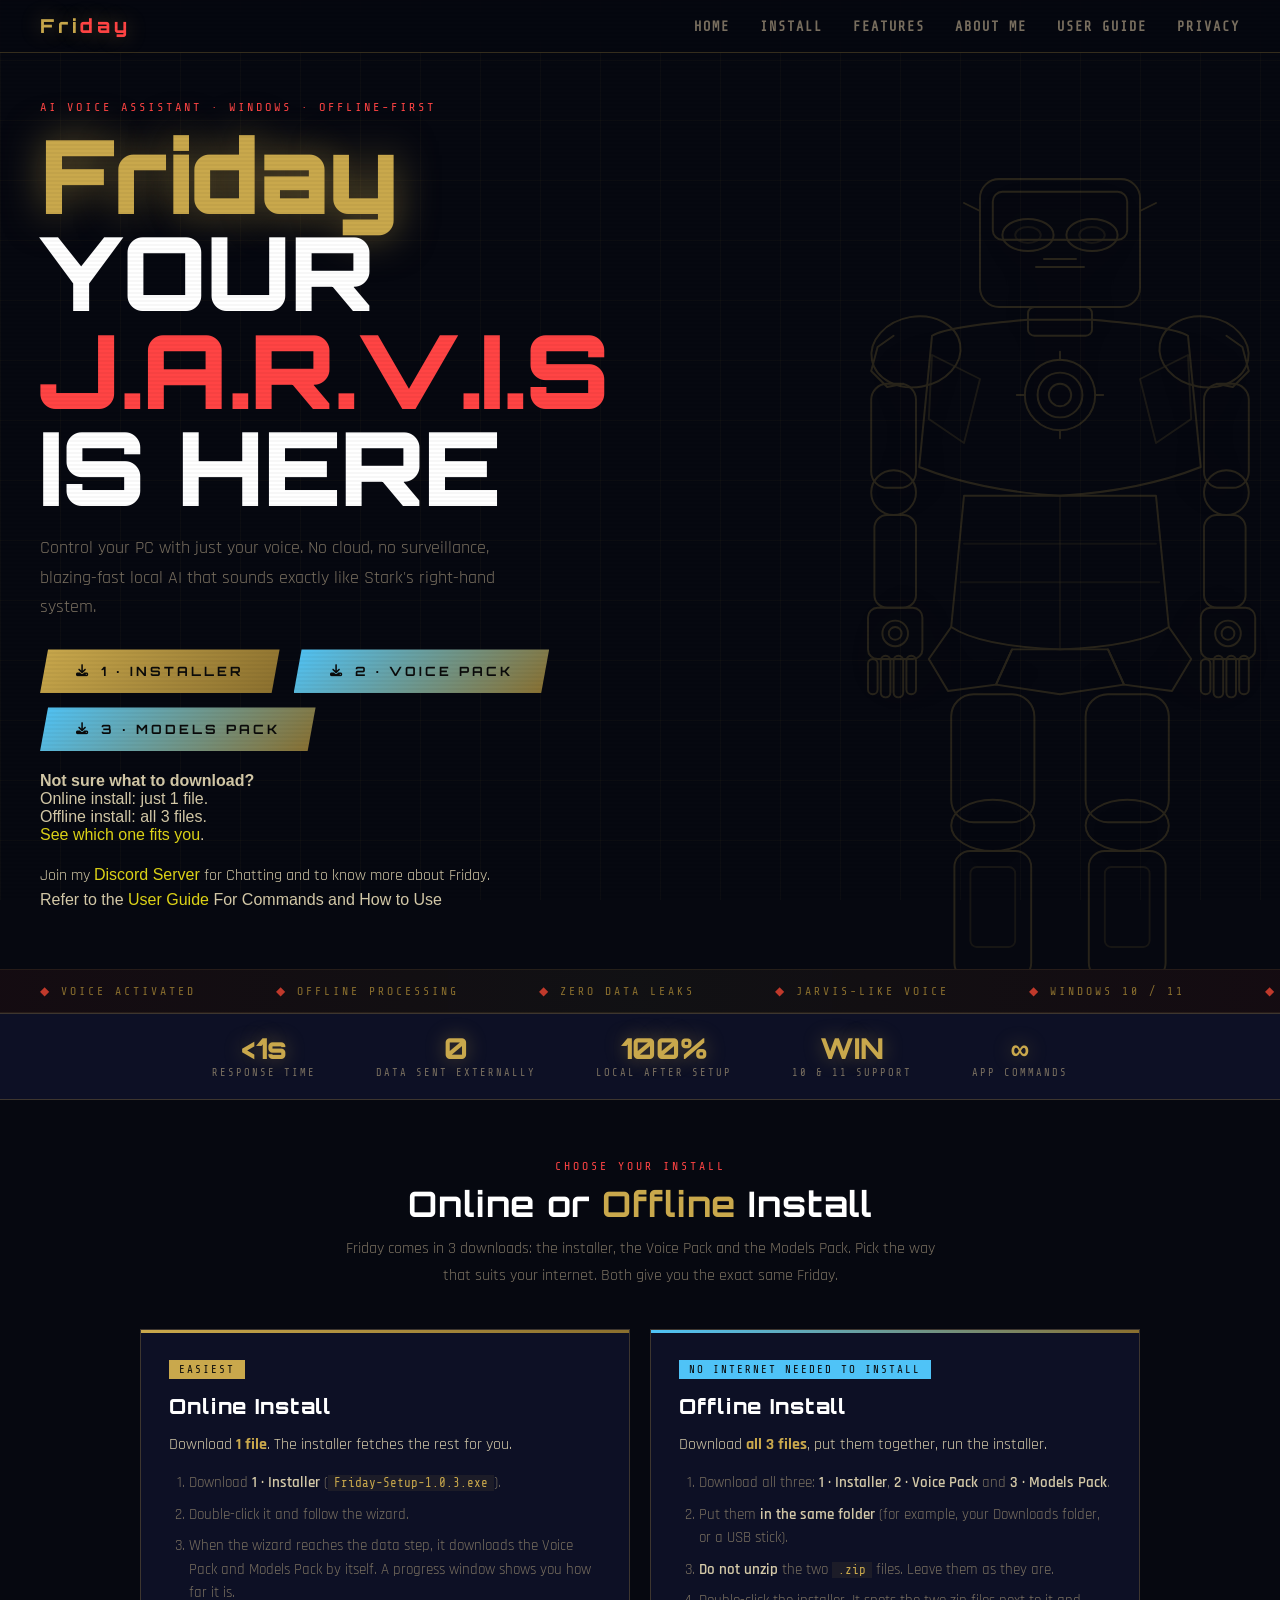
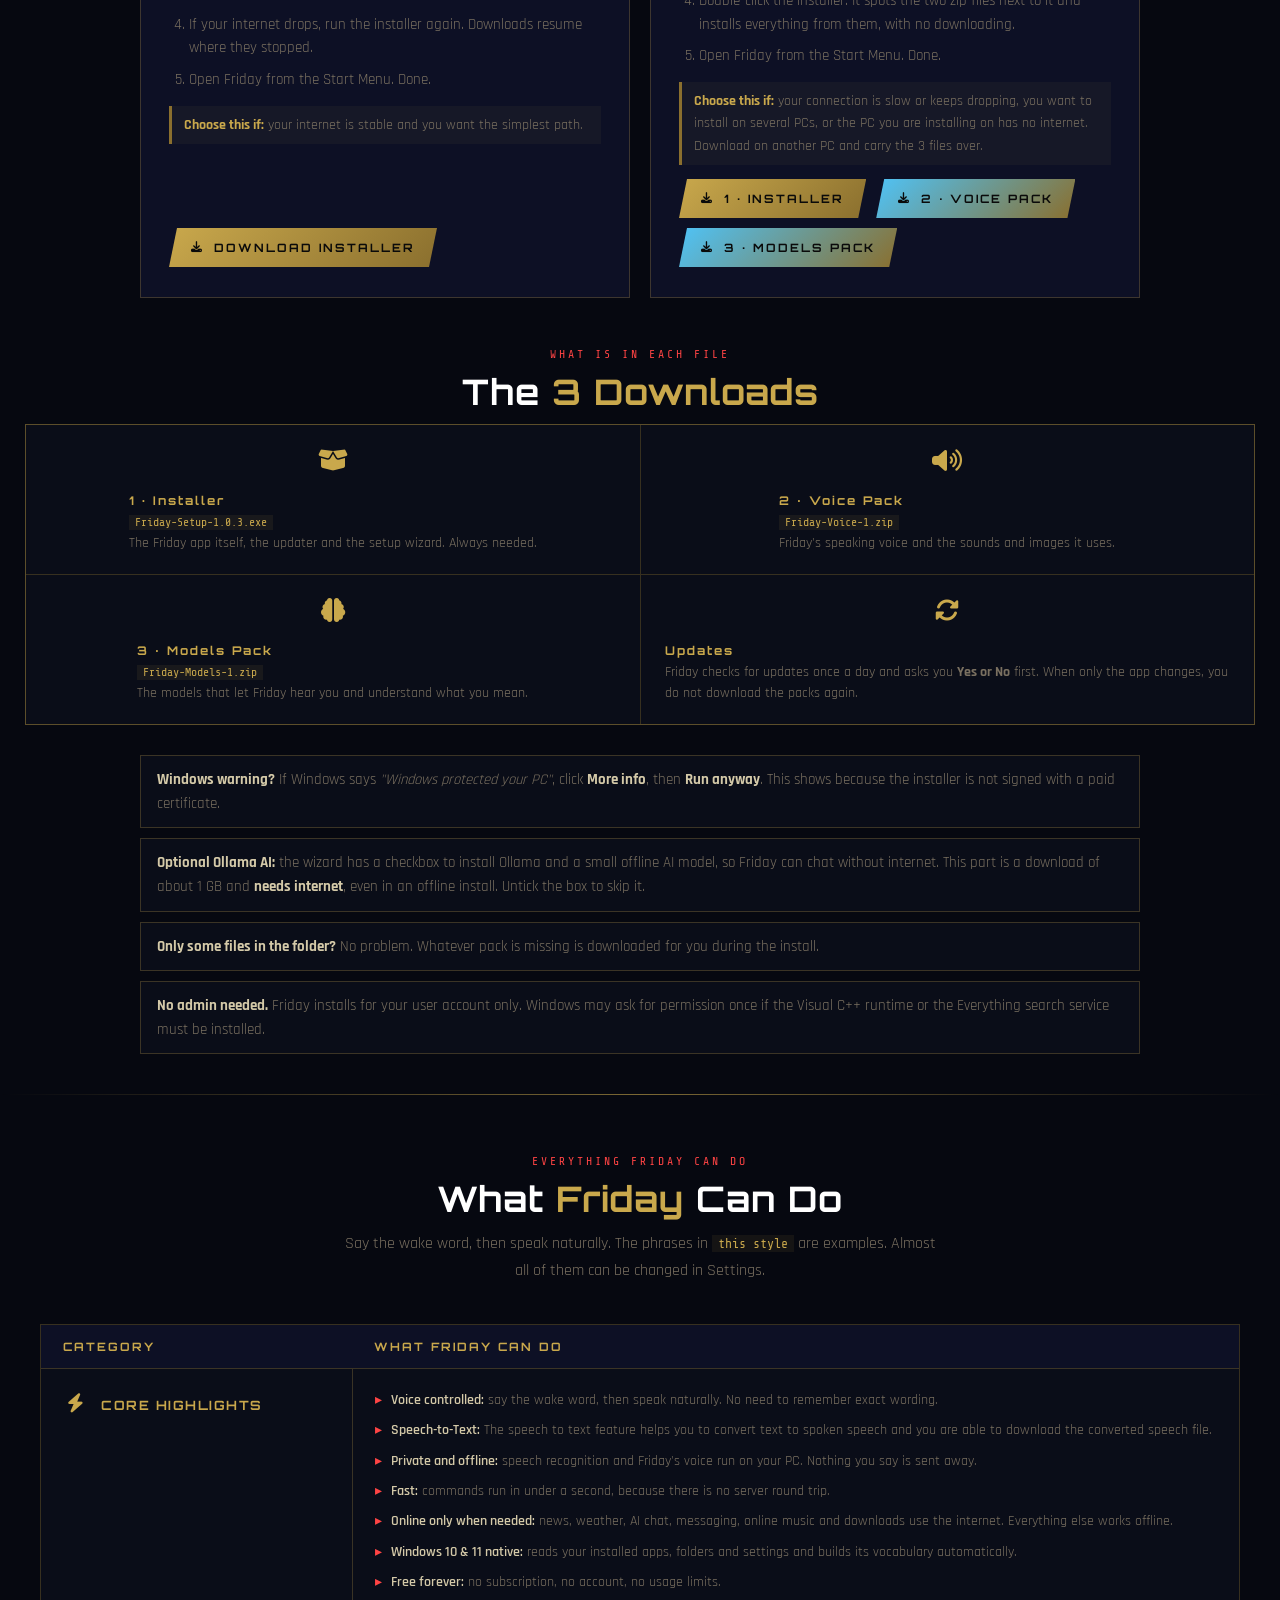
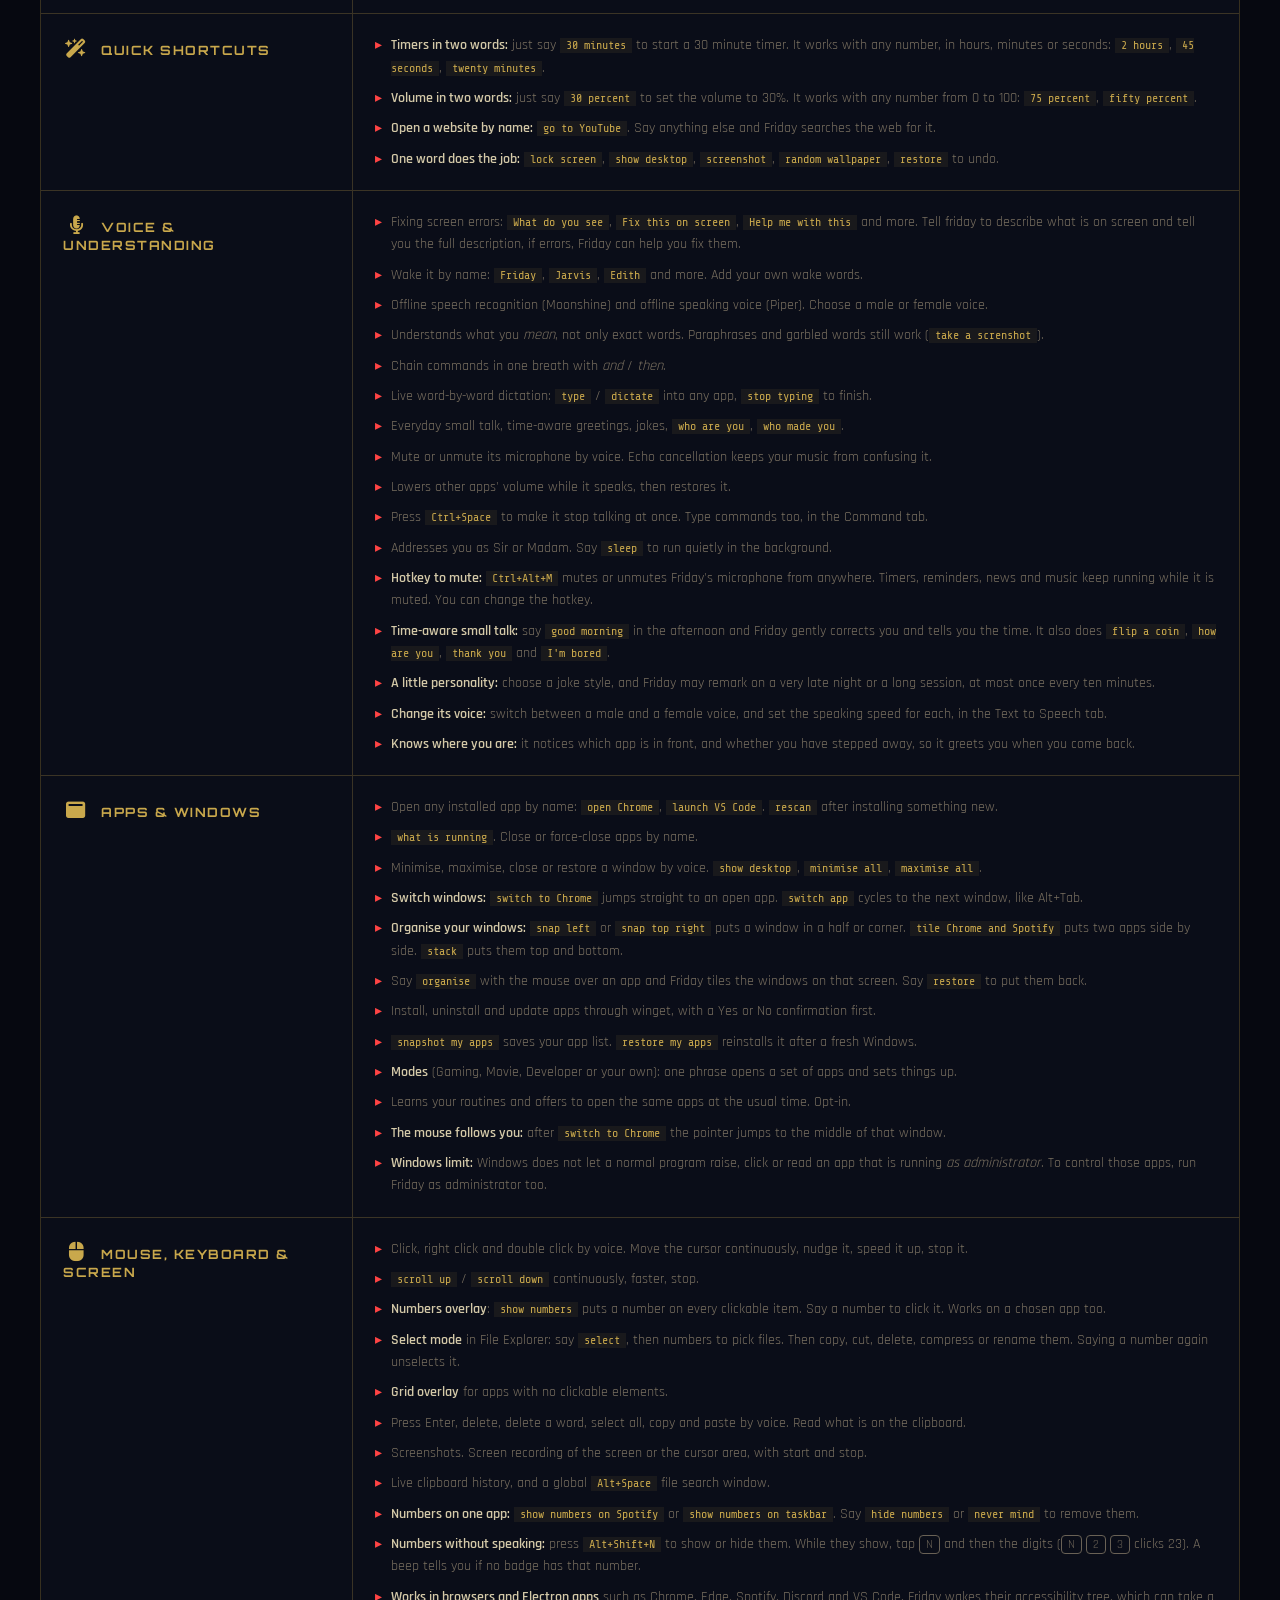
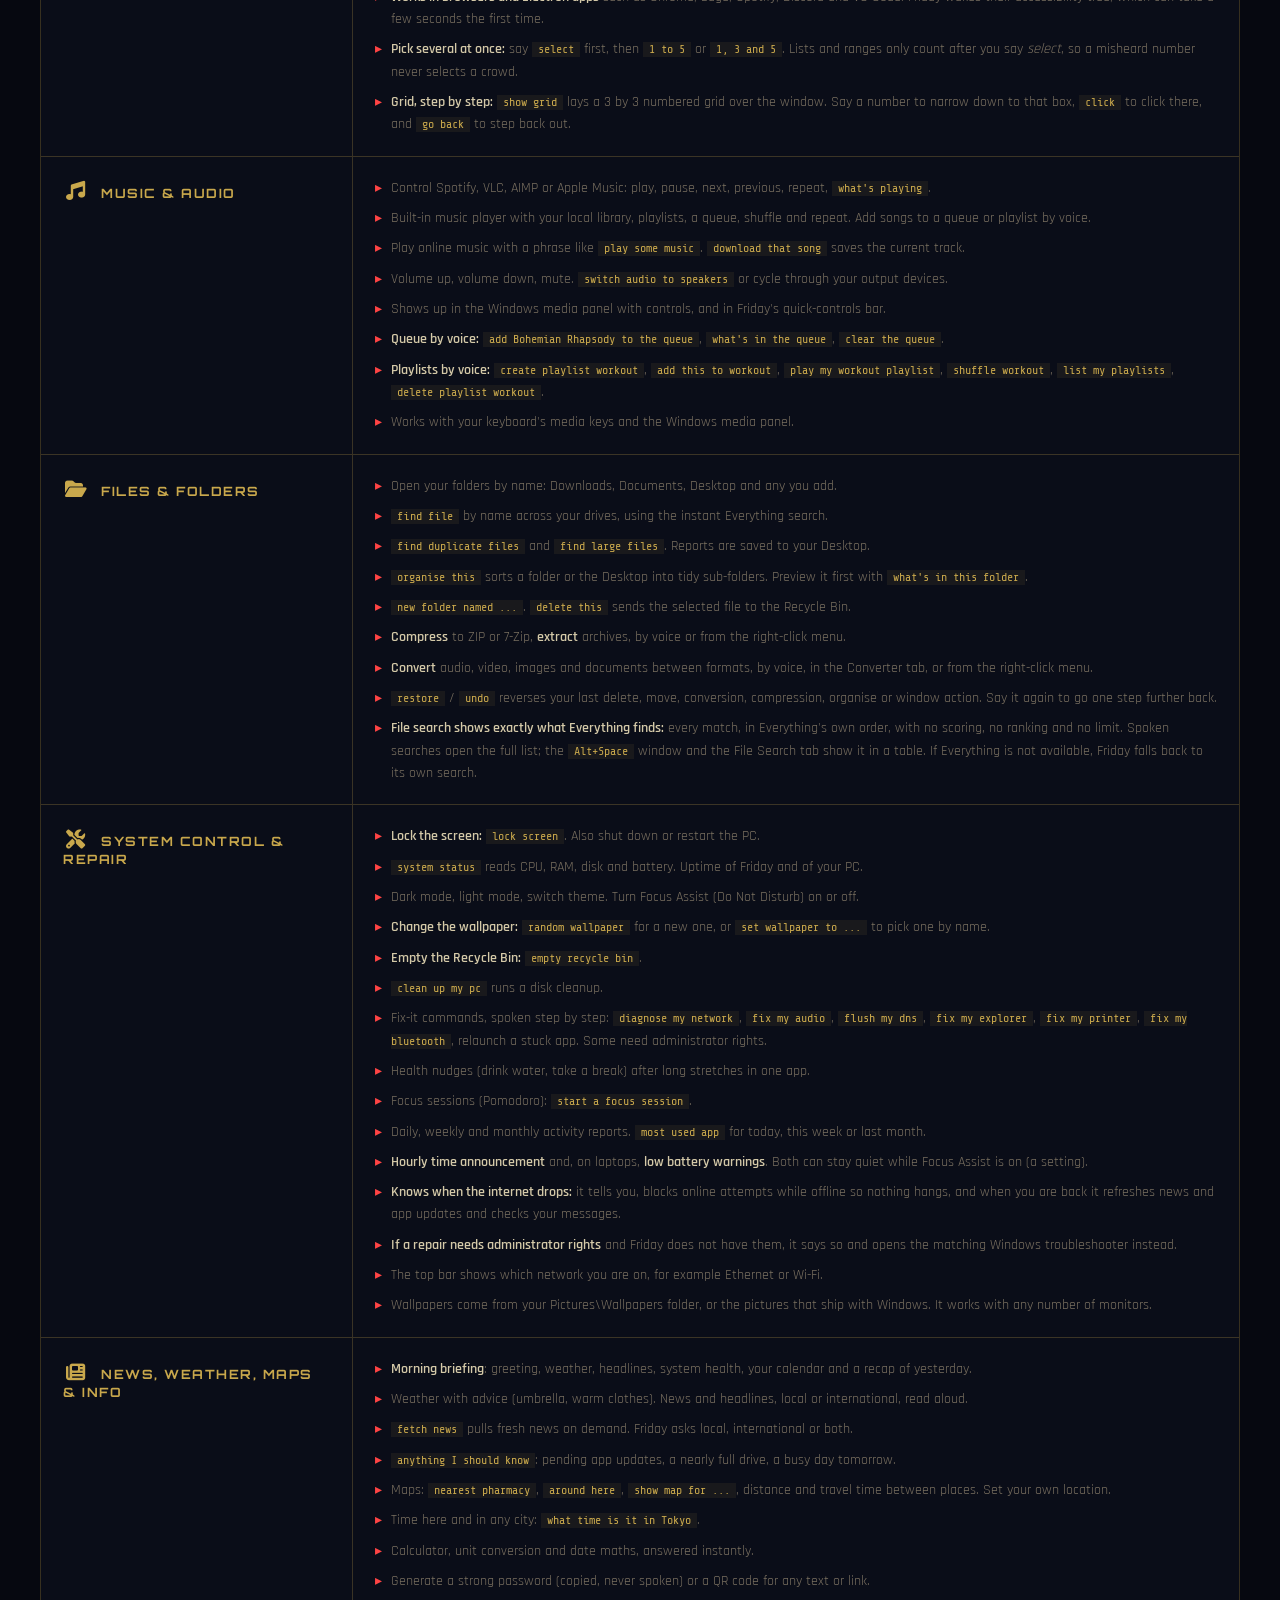
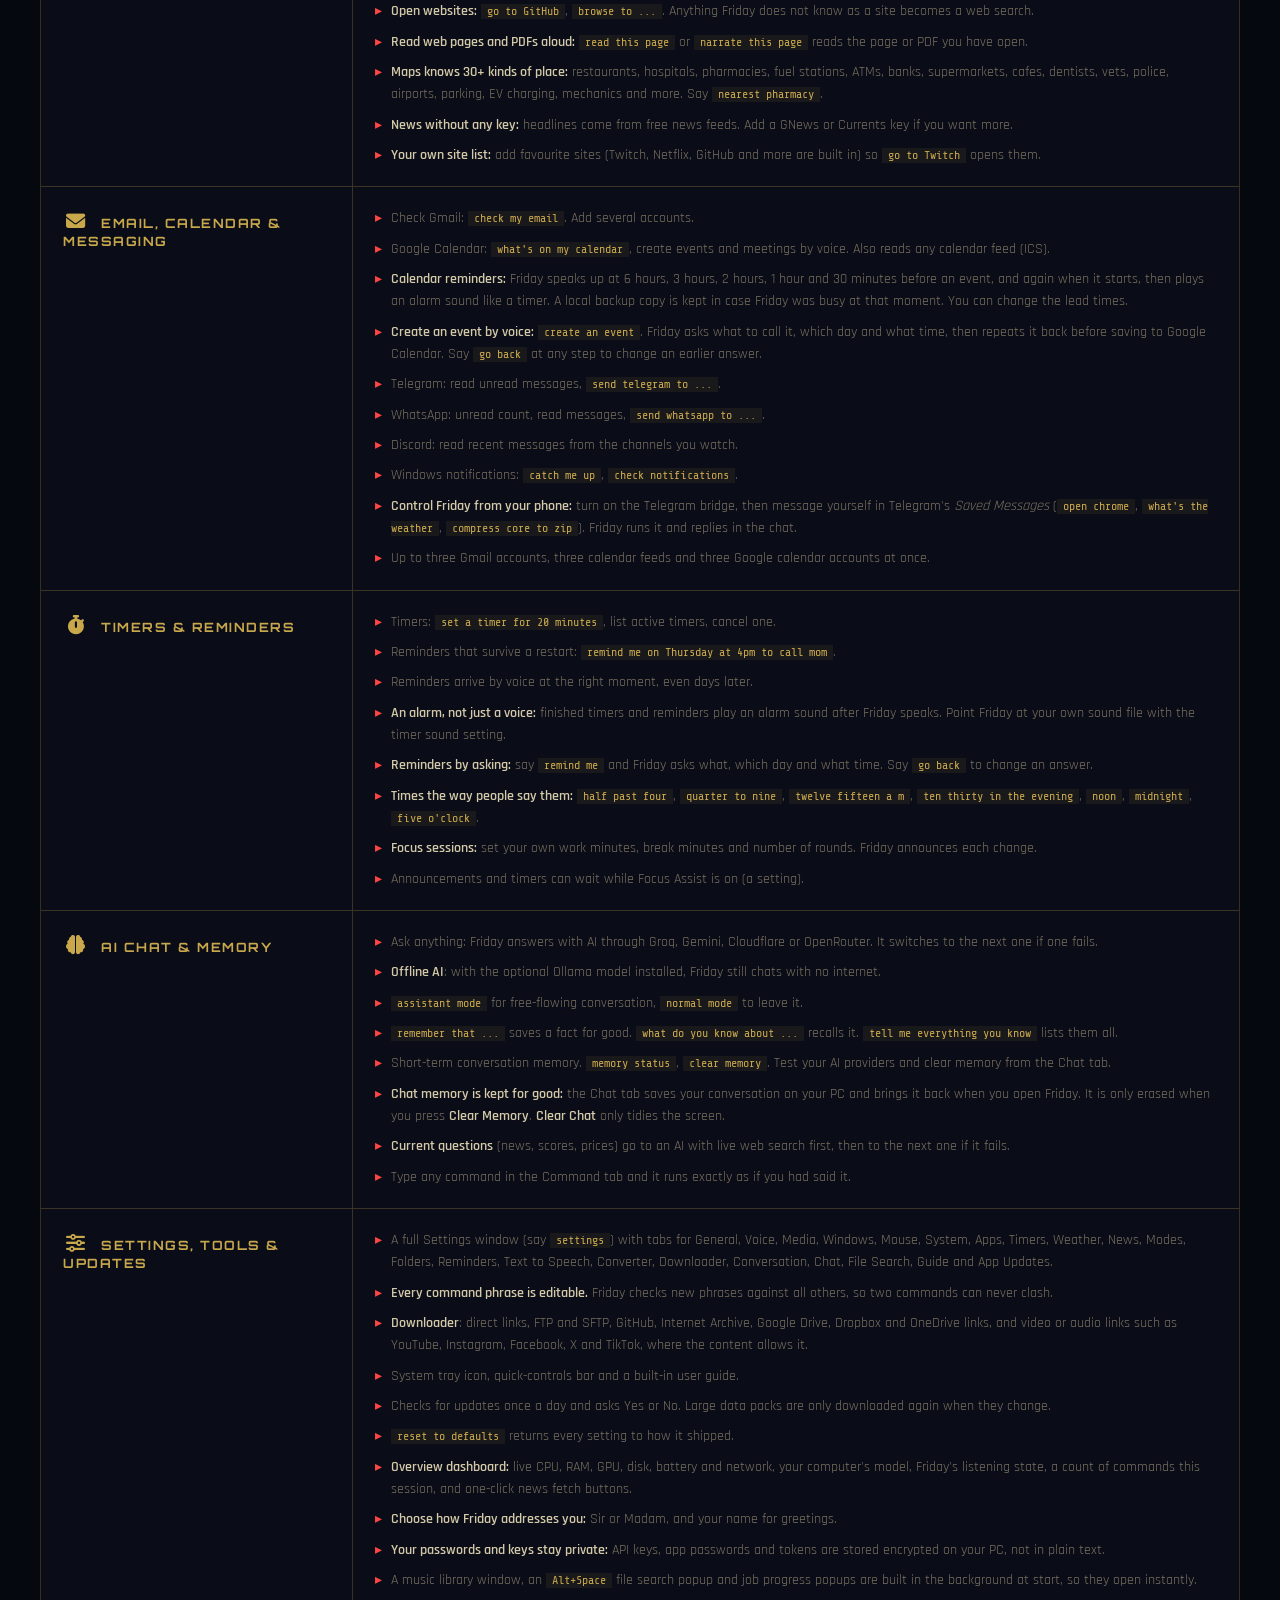
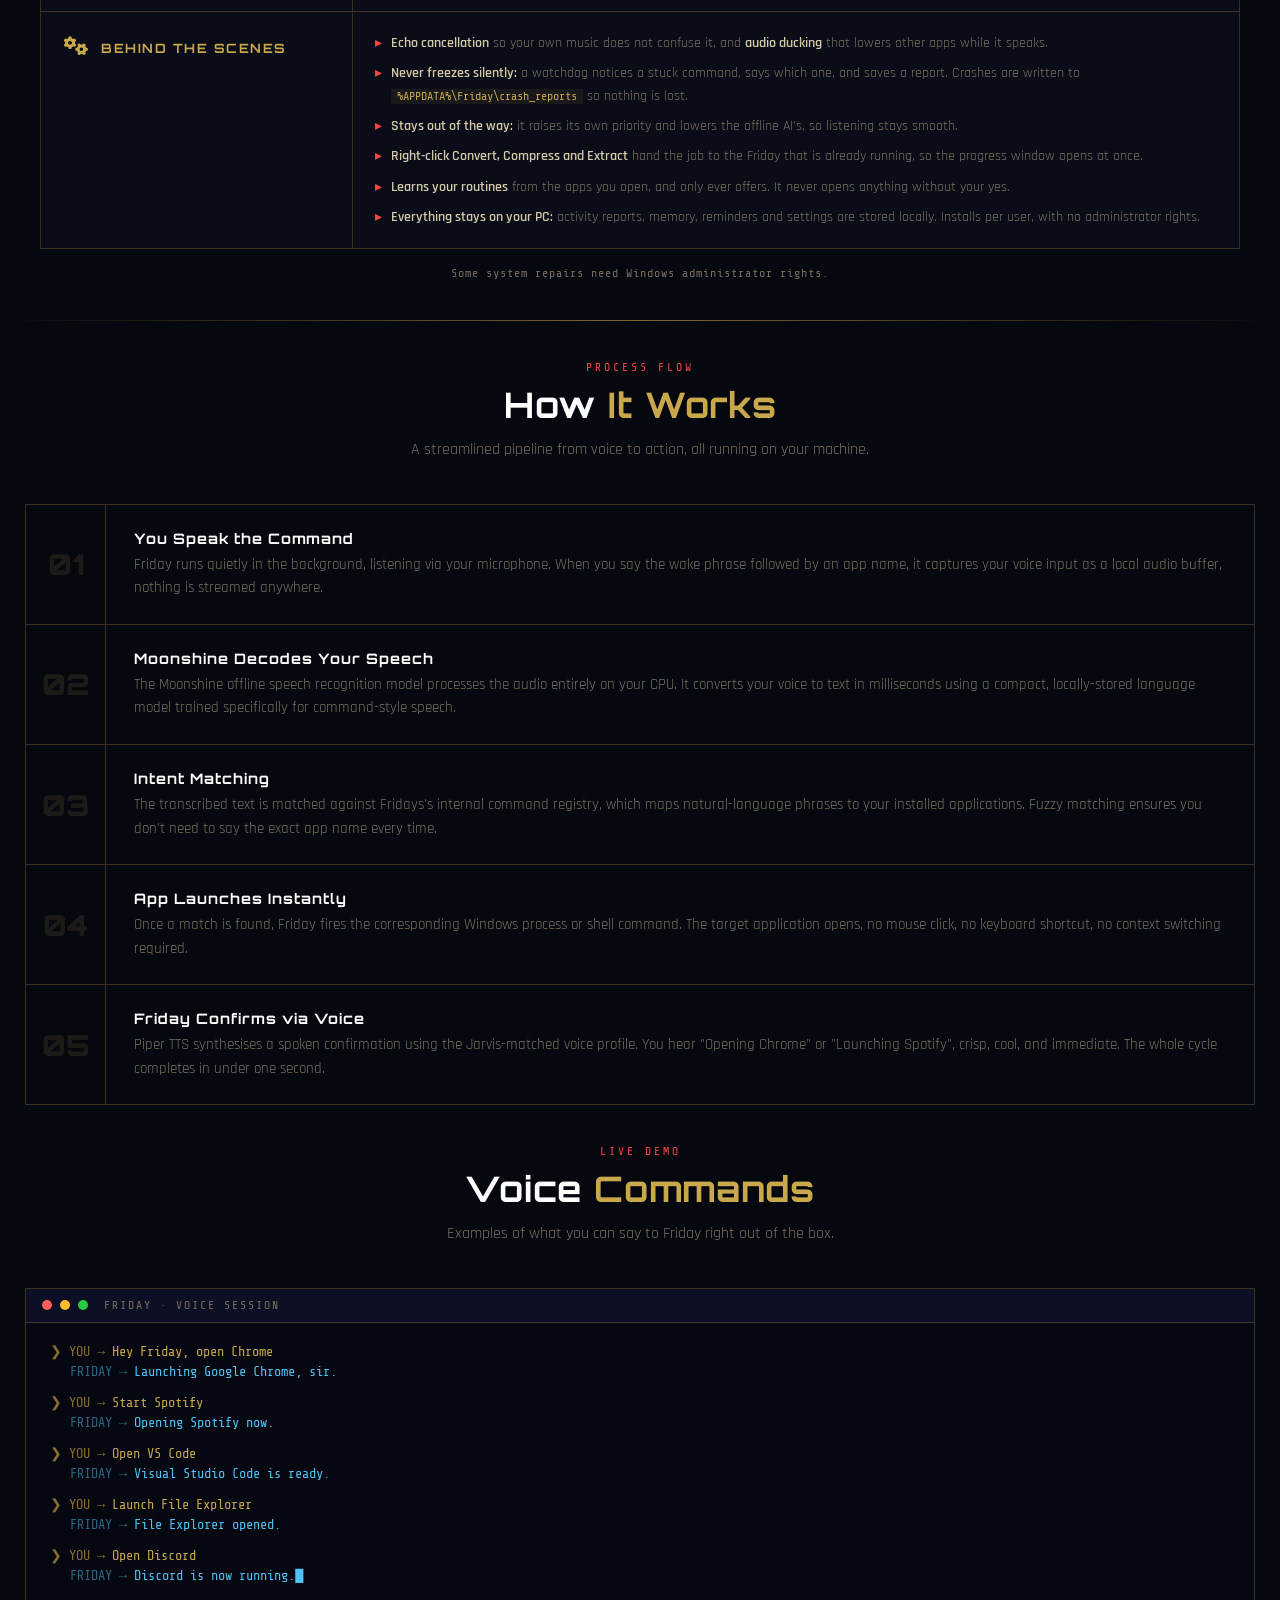
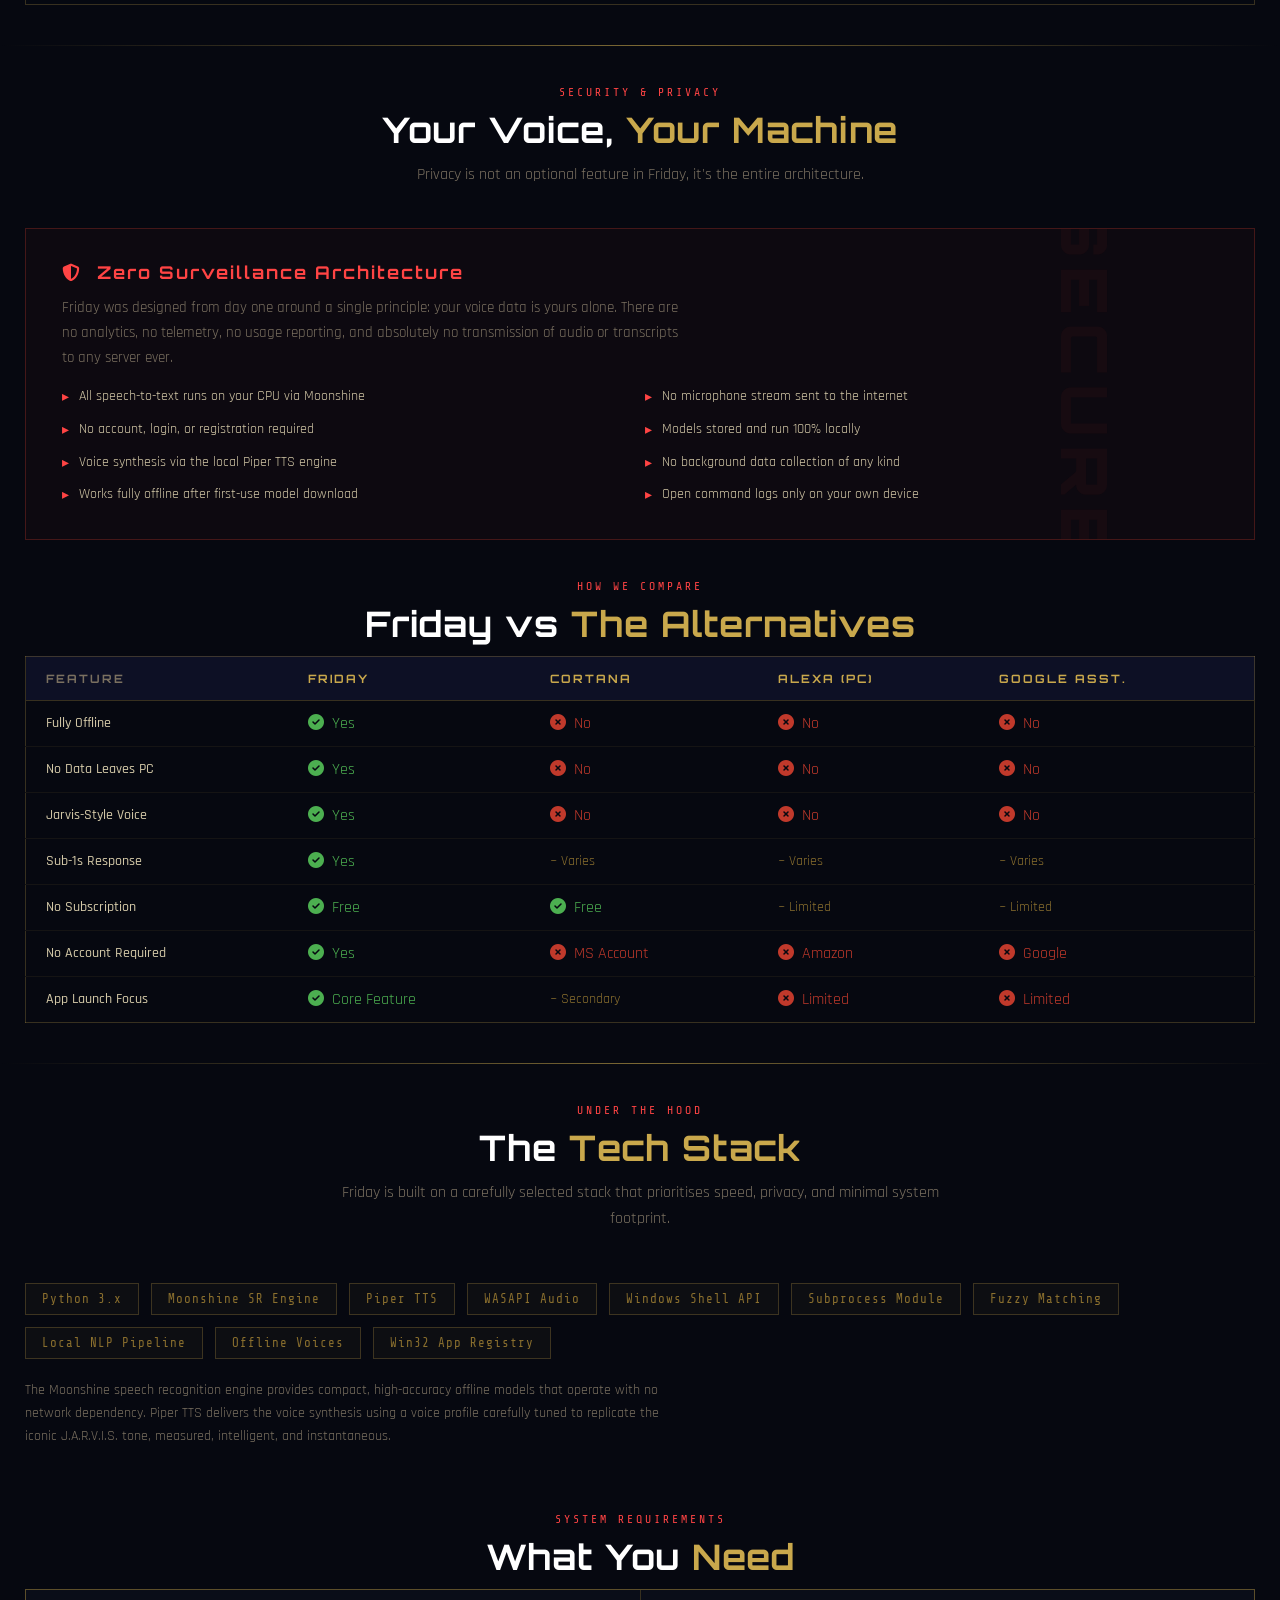
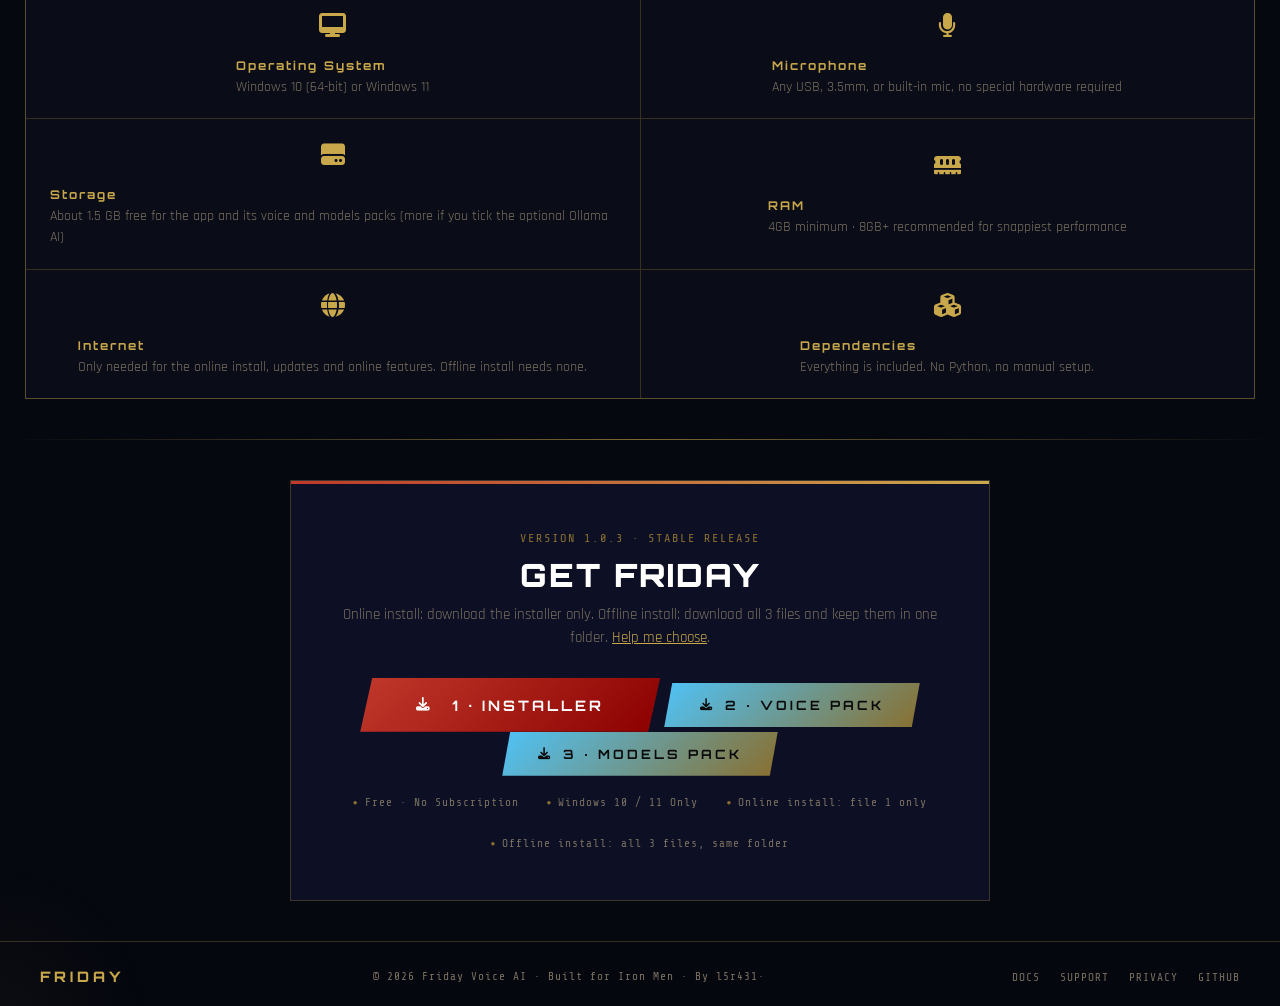
<file: download.html>
<!DOCTYPE html>
<html lang="en">
<head>
    <!-- Core -->
    <meta charset="UTF-8">
    <meta name="viewport" content="width=device-width, initial-scale=1.0">
    <title>Download Friday, Free Voice Assistant for Windows</title>

    <!-- SEO -->
    <meta name="description" content="Download Friday, a local and offline voice assistant which can open and close applications, launch websites and folders, and chain multiple commands in a single sentence—like “open Chrome and play music and set the volume to fifty percent.” It manages windows by name, maximizes, minimizes, restores, snaps, tiles, switches between them, and can show the desktop or control all windows at once; it also kills processes, reports open apps, and installs or uninstalls software with your verification. Friday plays and controls music, handles queues and playlists, downloads the current track, switches audio outputs, and uses dictation mode for typing while maintaining a conversational assistant mode powered by Moonshine speech recognition. It sets timers and reminders with natural language, runs morning briefings with weather, news and system health, reads webpages, PDFs and documents aloud, tells the time worldwide, finds places, maps routes, and controls the mouse, scrolling, clicks and on‑screen number selection for hands‑free navigation. Additional features include fixing common issues (network, audio, Bluetooth, printer, DNS, frozen Explorer), taking screenshots, recording the screen, locking, emptying the recycle bin, shutting down or restarting, providing full system status with recommendations, cleaning disks, finding duplicates, searching files, organizing desktops, converting and extracting archives, downloading videos and music, snapshotting and restoring apps, reporting uptime, muting its microphone, changing wallpapers and themes, toggling focus assist, launching custom modes for gaming or development, generating passwords or QR codes, doing calculations and conversions, reading and sending messages from Gmail, Discord, Telegram and WhatsApp, managing Google Calendar events with reminders, accepting commands via Telegram from your phone, reading and pasting clipboard contents, remembering personal facts, learning routines, giving health and battery alerts, announcing the hour, and notifying you of internet drops. Your chat history stays until you clear it, and Friday can also tell jokes, flip a coin, and chat about your day; for anything else just talk to it and the local AI will respond. Configure everything by saying “configuration” or clicking the Friday icon in your system tray.">
    <meta name="keywords" content="download Friday, voice assistant download, open apps by voice, PC voice control, app opener by voice, Windows voice assistant, D3F4U17, Tumwebaze Israel, l5r431">
    <meta name="author" content="Tumwebaze Israel, D3F4U17, l5r431">
    <meta name="robots" content="index, follow">
    <link rel="canonical" href="https://fridaycore.win/download.html">

    <!-- Open Graph -->
    <meta property="og:type" content="website">
    <meta property="og:title" content="Download Friday, Free Voice Assistant for Windows">
    <meta property="og:description" content="Friday opens apps, controls your PC, and plays media by voice, 100% local, free download for Windows.">
    <meta property="og:url" content="https://fridaycore.win/download.html">
    <meta property="og:site_name" content="Friday">
    <meta property="og:image" content="https://fridaycore.win/images/og-preview.png">
    <meta property="og:image:width" content="1200">
    <meta property="og:image:height" content="630">
    <meta property="og:locale" content="en_US">

    <!-- Twitter/X Card -->
    <meta name="twitter:card" content="summary_large_image">
    <meta name="twitter:title" content="Download Friday - Free Voice Assistant for Windows">
    <meta name="twitter:description" content="Friday opens apps, controls your PC, and plays media by voice, 100% local, free download for Windows.">
    <meta name="twitter:image" content="https://fridaycore.win/images/og-preview.png">

    <!-- Theme -->
    <meta name="theme-color" content="#060810">
    <meta name="color-scheme" content="dark light">

    <!-- Icons -->
    <link rel="icon" type="image/x-icon" href="images/Friday.ico">
    <link rel="apple-touch-icon" href="images/Friday.ico">

    <!-- Structured data -->
    <script type="application/ld+json">
    {
      "@context": "https://schema.org",
      "@type": "SoftwareApplication",
      "name": "Friday",
      "applicationCategory": "UtilitiesApplication",
      "operatingSystem": "Windows",
      "author": {
        "@type": "Person",
        "name": "Tumwebaze Israel",
        "alternateName": "D3F4U17"
      },
      "offers": {
        "@type": "Offer",
        "price": "0",
        "priceCurrency": "USD"
      },
      "downloadUrl": "https://github.com/l5r431/Jarvis-Voice-Assistant/releases",
      "url": "https://fridaycore.win/download.html",
      "description": "A free, open-source, local voice assistant for Windows that opens apps and controls your PC by voice command."
    }
    </script>

    <!-- Fonts -->
    <link rel="preconnect" href="https://fonts.googleapis.com">
    <link rel="preconnect" href="https://fonts.gstatic.com" crossorigin>
    <link href="https://fonts.googleapis.com/css2?family=Rajdhani:wght@300;400;500;600;700&family=Orbitron:wght@400;500;600;700;800;900&family=Share+Tech+Mono&display=swap" rel="stylesheet">

    <!-- Icons (Font Awesome) -->
    <link rel="stylesheet" href="https://cdnjs.cloudflare.com/ajax/libs/font-awesome/6.5.2/css/all.min.css" crossorigin="anonymous" referrerpolicy="no-referrer">

    <!-- Styles -->
    <link rel="stylesheet" href="css/download.css">
</head>
<body>

<div class="grid-bg"></div>

<!-- NAV -->
<nav>
  <div class="nav-logo">Fri<span>day</span></div>
  <button class="hamburger" id="hamburger" aria-label="Toggle menu">
    <span></span><span></span><span></span>
  </button>
  <ul class="nav-links" id="navLinks">
    <li><a href="index.html">HOME</a></li>
    <li><a href="#install">INSTALL</a></li>
    <li><a href="#capabilities">FEATURES</a></li>
    <li><a href="about-me.html">About me</a></li>
    <li><a href="How-to-use.html">User Guide</a></li>
    <li><a href="privacy.html">privacy</a></li>
  </ul>
</nav>

<!-- HERO -->
<div id="hero" style="position:relative;z-index:2;">
  <div class="hero-content">
    <div class="hero-tag"> AI Voice Assistant · Windows · Offline-First</div>
    <h1 class="hero-title">
      <span class="accent">Friday</span>
      YOUR <span class="red-accent">J.A.R.V.I.S</span><br>IS HERE
    </h1>
    <p class="hero-sub">Control your PC with just your voice. No cloud, no surveillance, blazing-fast local AI that sounds exactly like Stark's right-hand system.</p>
    <div class="cta-row">
      <a href="https://downloads.fridaycore.win/Friday-Setup-1.0.3.exe" class="btn-primary"><i class="fa-solid fa-download"></i> 1 · Installer</a>
      <a href="https://downloads.fridaycore.win/Friday-Voice-1.zip" class="btn-secondary"><i class="fa-solid fa-download"></i> 2 · Voice Pack</a>
      <a href="https://downloads.fridaycore.win/Friday-Models-1.zip" class="btn-secondary"><i class="fa-solid fa-download"></i> 3 · Models Pack</a>
    </div><br>
    <p class="refer"><strong>Not sure what to download?</strong> <br> Online install: just 1 file. <br> Offline install: all 3 files. <br> <a href="#install" class="spanuser">See which one fits you</a>.</p><br>
    <p class="discord-link">Join my <a href="https://discord.gg/qquDxswer">Discord Server</a> for Chatting and to know more about Friday.</p>
    <p class="refer">Refer to the <a href="How-to-use.html" class="spanuser">User Guide</a> For Commands and How to Use</p>
  </div>

  <!-- IRON MAN ARMOR SKETCH -->
  <div class="ironman-wrap">
    <svg viewBox="0 0 300 600" xmlns="http://www.w3.org/2000/svg" fill="none" stroke="#c9a84c" stroke-width="1.2" stroke-linecap="round" stroke-linejoin="round">
      <!-- HEAD -->
      <rect x="100" y="20" width="100" height="80" rx="12"/>
      <rect x="108" y="28" width="84" height="30" rx="6"/>
      <ellipse cx="130" cy="55" rx="16" ry="10"/>
      <ellipse cx="170" cy="55" rx="16" ry="10"/>
      <ellipse cx="130" cy="55" rx="8" ry="5" stroke-opacity=".5"/>
      <ellipse cx="170" cy="55" rx="8" ry="5" stroke-opacity=".5"/>
      <line x1="140" y1="70" x2="160" y2="70"/>
      <line x1="135" y1="75" x2="165" y2="75"/>
      <line x1="100" y1="40" x2="90" y2="35"/>
      <line x1="200" y1="40" x2="210" y2="35"/>
      <!-- NECK -->
      <rect x="130" y="100" width="40" height="18" rx="4"/>
      <!-- CHEST -->
      <path d="M70 118 Q80 112 130 108 L170 108 Q220 112 230 118 L238 200 Q200 215 150 218 Q100 215 62 200 Z"/>
      <!-- ARC REACTOR -->
      <circle cx="150" cy="155" r="22"/>
      <circle cx="150" cy="155" r="14"/>
      <circle cx="150" cy="155" r="7"/>
      <line x1="150" y1="133" x2="150" y2="128"/>
      <line x1="172" y1="155" x2="177" y2="155"/>
      <line x1="150" y1="177" x2="150" y2="182"/>
      <line x1="128" y1="155" x2="123" y2="155"/>
      <!-- CHEST PANELS -->
      <path d="M70 130 L100 145 L90 185 L68 170 Z" stroke-opacity=".6"/>
      <path d="M230 130 L200 145 L210 185 L232 170 Z" stroke-opacity=".6"/>
      <!-- SHOULDERS -->
      <ellipse cx="60" cy="128" rx="28" ry="22" transform="rotate(-10,60,128)"/>
      <ellipse cx="240" cy="128" rx="28" ry="22" transform="rotate(10,240,128)"/>
      <path d="M46 118 L36 125 L32 140 L42 150 L52 148"/>
      <path d="M254 118 L264 125 L268 140 L258 150 L248 148"/>
      <!-- UPPER ARMS -->
      <rect x="32" y="148" width="28" height="65" rx="10"/>
      <rect x="240" y="148" width="28" height="65" rx="10"/>
      <!-- ELBOW JOINTS -->
      <circle cx="46" cy="216" r="14"/>
      <circle cx="254" cy="216" r="14"/>
      <!-- FOREARMS -->
      <rect x="34" y="230" width="26" height="58" rx="8"/>
      <rect x="240" y="230" width="26" height="58" rx="8"/>
      <!-- GAUNTLETS -->
      <rect x="30" y="288" width="34" height="32" rx="6"/>
      <rect x="238" y="288" width="34" height="32" rx="6"/>
      <!-- PALM REPULSOR -->
      <circle cx="47" cy="304" r="8"/>
      <circle cx="255" cy="304" r="8"/>
      <circle cx="47" cy="304" r="4"/>
      <circle cx="255" cy="304" r="4"/>
      <!-- FINGERS -->
      <rect x="30" y="320" width="6" height="22" rx="3"/>
      <rect x="38" y="318" width="6" height="26" rx="3"/>
      <rect x="46" y="318" width="6" height="26" rx="3"/>
      <rect x="54" y="318" width="6" height="24" rx="3"/>
      <rect x="238" y="320" width="6" height="22" rx="3"/>
      <rect x="246" y="318" width="6" height="26" rx="3"/>
      <rect x="254" y="318" width="6" height="26" rx="3"/>
      <rect x="262" y="318" width="6" height="24" rx="3"/>
      <!-- ABS SECTION -->
      <path d="M90 218 L210 218 L218 300 Q200 312 150 314 Q100 312 82 300 Z"/>
      <line x1="150" y1="218" x2="150" y2="314" stroke-opacity=".4"/>
      <line x1="90" y1="248" x2="210" y2="248" stroke-opacity=".4"/>
      <line x1="88" y1="272" x2="212" y2="272" stroke-opacity=".4"/>
      <!-- HIP PLATES -->
      <path d="M82 300 L68 320 L80 340 L110 336 L120 314"/>
      <path d="M218 300 L232 320 L220 340 L190 336 L180 314"/>
      <!-- GROIN PLATE -->
      <path d="M120 314 L110 336 L150 342 L190 336 L180 314 Z"/>
      <!-- THIGHS -->
      <rect x="82" y="342" width="52" height="80" rx="14"/>
      <rect x="166" y="342" width="52" height="80" rx="14"/>
      <!-- KNEE ARMOR -->
      <ellipse cx="108" cy="424" rx="26" ry="16"/>
      <ellipse cx="192" cy="424" rx="26" ry="16"/>
      <!-- SHINS -->
      <rect x="84" y="440" width="48" height="80" rx="10"/>
      <rect x="168" y="440" width="48" height="80" rx="10"/>
      <!-- SHIN DETAIL -->
      <rect x="94" y="450" width="28" height="50" rx="4" stroke-opacity=".5"/>
      <rect x="178" y="450" width="28" height="50" rx="4" stroke-opacity=".5"/>
      <!-- BOOTS -->
      <path d="M84 520 L82 550 Q82 568 112 568 L132 568 Q138 568 138 560 L138 520 Z"/>
      <path d="M162 520 L162 560 Q162 568 168 568 L188 568 Q218 568 218 550 L216 520 Z"/>
      <!-- BOOT JETS -->
      <ellipse cx="110" cy="570" rx="18" ry="8"/>
      <ellipse cx="190" cy="570" rx="18" ry="8"/>
      <path d="M100 572 Q110 588 120 572" stroke-opacity=".5"/>
      <path d="M180 572 Q190 588 200 572" stroke-opacity=".5"/>
    </svg>
  </div>
</div>

<!-- BAND -->
<div class="band">
  <div class="band-inner">
    <span class="band-item">Voice Activated</span>
    <span class="band-item">Offline Processing</span>
    <span class="band-item">Zero Data Leaks</span>
    <span class="band-item">Jarvis-Like Voice</span>
    <span class="band-item">Windows 10 / 11</span>
    <span class="band-item">Instant Launch</span>
    <span class="band-item">No Subscription</span>
    <span class="band-item">Voice Activated</span>
    <span class="band-item">Offline Processing</span>
    <span class="band-item">Zero Data Leaks</span>
    <span class="band-item">Jarvis-Like Voice</span>
    <span class="band-item">Windows 10 / 11</span>
    <span class="band-item">Instant Launch</span>
    <span class="band-item">No Subscription</span>
  </div>
</div>

<!-- STATS -->
<div class="stats-bar">
  <div class="stat">
    <div class="stat-val">&lt;1s</div>
    <div class="stat-label">Response Time</div>
  </div>
  <div class="stat">
    <div class="stat-val">0</div>
    <div class="stat-label">Data Sent Externally</div>
  </div>
  <div class="stat">
    <div class="stat-val">100%</div>
    <div class="stat-label">Local After Setup</div>
  </div>
  <div class="stat">
    <div class="stat-val">WIN</div>
    <div class="stat-label">10 & 11 Support</div>
  </div>
  <div class="stat">
    <div class="stat-val">∞</div>
    <div class="stat-label">App Commands</div>
  </div>
</div>

<!-- INSTALL OPTIONS -->
<section id="install" style="padding-top:60px;">
  <div class="items">
    <div class="section-label">Choose Your Install</div>
    <h2 class="section-title">Online or <span class="g">Offline</span> Install</h2>
    <p class="section-desc">Friday comes in 3 downloads: the installer, the Voice Pack and the Models Pack. Pick the way that suits your internet. Both give you the exact same Friday.</p>
  </div>

  <div class="mode-grid">
    <div class="mode-card">
      <div class="mode-tag">Easiest</div>
      <h3 class="mode-title">Online Install</h3>
      <p class="mode-sub">Download <strong>1 file</strong>. The installer fetches the rest for you.</p>
      <ol class="mode-steps">
        <li>Download <strong>1 · Installer</strong> (<code>Friday-Setup-1.0.3.exe</code>).</li>
        <li>Double-click it and follow the wizard.</li>
        <li>When the wizard reaches the data step, it downloads the Voice Pack and Models Pack by itself. A progress window shows you how far it is.</li>
        <li>If your internet drops, run the installer again. Downloads resume where they stopped.</li>
        <li>Open Friday from the Start Menu. Done.</li>
      </ol>
      <div class="mode-best"><strong>Choose this if:</strong> your internet is stable and you want the simplest path.</div>
      <a href="https://downloads.fridaycore.win/Friday-Setup-1.0.3.exe" class="btn-primary mode-btn"><i class="fa-solid fa-download"></i> Download Installer</a>
    </div>

    <div class="mode-card mode-card-alt">
      <div class="mode-tag mode-tag-alt">No internet needed to install</div>
      <h3 class="mode-title">Offline Install</h3>
      <p class="mode-sub">Download <strong>all 3 files</strong>, put them together, run the installer.</p>
      <ol class="mode-steps">
        <li>Download all three: <strong>1 · Installer</strong>, <strong>2 · Voice Pack</strong> and <strong>3 · Models Pack</strong>.</li>
        <li>Put them <strong>in the same folder</strong> (for example, your Downloads folder, or a USB stick).</li>
        <li><strong>Do not unzip</strong> the two <code>.zip</code> files. Leave them as they are.</li>
        <li>Double-click the installer. It spots the two zip files next to it and installs everything from them, with no downloading.</li>
        <li>Open Friday from the Start Menu. Done.</li>
      </ol>
      <div class="mode-best"><strong>Choose this if:</strong> your connection is slow or keeps dropping, you want to install on several PCs, or the PC you are installing on has no internet. Download on another PC and carry the 3 files over.</div>
      <div class="mode-btns">
        <a href="https://downloads.fridaycore.win/Friday-Setup-1.0.3.exe" class="btn-primary mode-btn"><i class="fa-solid fa-download"></i> 1 · Installer</a>
        <a href="https://downloads.fridaycore.win/Friday-Voice-1.zip" class="btn-secondary mode-btn"><i class="fa-solid fa-download"></i> 2 · Voice Pack</a>
        <a href="https://downloads.fridaycore.win/Friday-Models-1.zip" class="btn-secondary mode-btn"><i class="fa-solid fa-download"></i> 3 · Models Pack</a>
      </div>
    </div>
  </div>

  <div class="items" style="margin-top:50px;">
    <div class="section-label">What Is In Each File</div>
    <h2 class="section-title">The <span class="g">3 Downloads</span></h2>
  </div>
  <div class="req-grid">
    <div class="req-item">
      <div class="req-icon"><i class="fa-solid fa-box-open"></i></div>
      <div>
        <div class="req-name">1 · Installer</div>
        <div class="req-val"><code>Friday-Setup-1.0.3.exe</code><br>The Friday app itself, the updater and the setup wizard. Always needed.</div>
      </div>
    </div>
    <div class="req-item">
      <div class="req-icon"><i class="fa-solid fa-volume-high"></i></div>
      <div>
        <div class="req-name">2 · Voice Pack</div>
        <div class="req-val"><code>Friday-Voice-1.zip</code><br>Friday's speaking voice and the sounds and images it uses.</div>
      </div>
    </div>
    <div class="req-item">
      <div class="req-icon"><i class="fa-solid fa-brain"></i></div>
      <div>
        <div class="req-name">3 · Models Pack</div>
        <div class="req-val"><code>Friday-Models-1.zip</code><br>The models that let Friday hear you and understand what you mean.</div>
      </div>
    </div>
    <div class="req-item">
      <div class="req-icon"><i class="fa-solid fa-rotate"></i></div>
      <div>
        <div class="req-name">Updates</div>
        <div class="req-val">Friday checks for updates once a day and asks you <strong>Yes or No</strong> first. When only the app changes, you do not download the packs again.</div>
      </div>
    </div>
  </div>

  <div class="install-notes">
    <div class="note-line"><strong>Windows warning?</strong> If Windows says <em>"Windows protected your PC"</em>, click <strong>More info</strong>, then <strong>Run anyway</strong>. This shows because the installer is not signed with a paid certificate.</div>
    <div class="note-line"><strong>Optional Ollama AI:</strong> the wizard has a checkbox to install Ollama and a small offline AI model, so Friday can chat without internet. This part is a download of about 1 GB and <strong>needs internet</strong>, even in an offline install. Untick the box to skip it.</div>
    <div class="note-line"><strong>Only some files in the folder?</strong> No problem. Whatever pack is missing is downloaded for you during the install.</div>
    <div class="note-line"><strong>No admin needed.</strong> Friday installs for your user account only. Windows may ask for permission once if the Visual C++ runtime or the Everything search service must be installed.</div>
  </div>
</section>

<div class="divider"></div>

<!-- CAPABILITIES -->
<section id="capabilities" style="padding-top:60px;">
  <div class="items">
    <div class="section-label">Everything Friday Can Do</div>
    <h2 class="section-title">What <span class="g">Friday</span> Can Do</h2>
    <p class="section-desc">Say the wake word, then speak naturally. The phrases in <code>this style</code> are examples. Almost all of them can be changed in Settings.</p>
  </div>
  <div class="cap-table-wrap">
  <table class="cap-table">
    <thead>
      <tr><th>Category</th><th>What Friday can do</th></tr>
    </thead>
    <tbody>
      <tr>
        <th scope="row"><span class="cap-icon"><i class="fa-solid fa-bolt"></i></span> Core Highlights</th>
        <td><ul class="cap-list">
        <li><strong>Voice controlled:</strong> say the wake word, then speak naturally. No need to remember exact wording.</li>
        <li><strong>Speech-to-Text:</strong> The speech to text feature helps you to convert text to spoken speech and you are able to download the converted speech file.</li>
        <li><strong>Private and offline:</strong> speech recognition and Friday's voice run on your PC. Nothing you say is sent away.</li>
        <li><strong>Fast:</strong> commands run in under a second, because there is no server round trip.</li>
        <li><strong>Online only when needed:</strong> news, weather, AI chat, messaging, online music and downloads use the internet. Everything else works offline.</li>
        <li><strong>Windows 10 &amp; 11 native:</strong> reads your installed apps, folders and settings and builds its vocabulary automatically.</li>
        <li><strong>Free forever:</strong> no subscription, no account, no usage limits.</li>
        </ul></td>
      </tr>
      <tr>
        <th scope="row"><span class="cap-icon"><i class="fa-solid fa-wand-magic-sparkles"></i></span> Quick Shortcuts</th>
        <td><ul class="cap-list">
        <li><strong>Timers in two words:</strong> just say <code>30 minutes</code> to start a 30 minute timer. It works with any number, in hours, minutes or seconds: <code>2 hours</code>, <code>45 seconds</code>, <code>twenty minutes</code>.</li>
        <li><strong>Volume in two words:</strong> just say <code>30 percent</code> to set the volume to 30%. It works with any number from 0 to 100: <code>75 percent</code>, <code>fifty percent</code>.</li>
        <li><strong>Open a website by name:</strong> <code>go to YouTube</code>. Say anything else and Friday searches the web for it.</li>
        <li><strong>One word does the job:</strong> <code>lock screen</code>, <code>show desktop</code>, <code>screenshot</code>, <code>random wallpaper</code>, <code>restore</code> to undo.</li>
        </ul></td>
      </tr>
      <tr>
        <th scope="row"><span class="cap-icon"><i class="fa-solid fa-microphone-lines"></i></span> Voice &amp; Understanding</th>
        <td><ul class="cap-list">
        <li>Fixing screen errors: <code>What do you see</code>, <code>Fix this on screen</code>, <code>Help me with this</code> and more. Tell friday to describe what is on screen and tell you the full description, if errors, Friday can help you fix them.</li>
        <li>Wake it by name: <code>Friday</code>, <code>Jarvis</code>, <code>Edith</code> and more. Add your own wake words.</li>
        <li>Offline speech recognition (Moonshine) and offline speaking voice (Piper). Choose a male or female voice.</li>
        <li>Understands what you <em>mean</em>, not only exact words. Paraphrases and garbled words still work (<code>take a screnshot</code>).</li>
        <li>Chain commands in one breath with <em>and</em> / <em>then</em>.</li>
        <li>Live word-by-word dictation: <code>type</code> / <code>dictate</code> into any app, <code>stop typing</code> to finish.</li>
        <li>Everyday small talk, time-aware greetings, jokes, <code>who are you</code>, <code>who made you</code>.</li>
        <li>Mute or unmute its microphone by voice. Echo cancellation keeps your music from confusing it.</li>
        <li>Lowers other apps' volume while it speaks, then restores it.</li>
        <li>Press <code>Ctrl+Space</code> to make it stop talking at once. Type commands too, in the Command tab.</li>
        <li>Addresses you as Sir or Madam. Say <code>sleep</code> to run quietly in the background.</li>
                <li><strong>Hotkey to mute:</strong> <code>Ctrl+Alt+M</code> mutes or unmutes Friday's microphone from anywhere. Timers, reminders, news and music keep running while it is muted. You can change the hotkey.</li>
        <li><strong>Time-aware small talk:</strong> say <code>good morning</code> in the afternoon and Friday gently corrects you and tells you the time. It also does <code>flip a coin</code>, <code>how are you</code>, <code>thank you</code> and <code>I'm bored</code>.</li>
        <li><strong>A little personality:</strong> choose a joke style, and Friday may remark on a very late night or a long session, at most once every ten minutes.</li>
        <li><strong>Change its voice:</strong> switch between a male and a female voice, and set the speaking speed for each, in the Text to Speech tab.</li>
        <li><strong>Knows where you are:</strong> it notices which app is in front, and whether you have stepped away, so it greets you when you come back.</li>
        </ul></td>
      </tr>
      <tr>
        <th scope="row"><span class="cap-icon"><i class="fa-solid fa-window-maximize"></i></span> Apps &amp; Windows</th>
        <td><ul class="cap-list">
        <li>Open any installed app by name: <code>open Chrome</code>, <code>launch VS Code</code>. <code>rescan</code> after installing something new.</li>
        <li><code>what is running</code>. Close or force-close apps by name.</li>
        <li>Minimise, maximise, close or restore a window by voice. <code>show desktop</code>, <code>minimise all</code>, <code>maximise all</code>.</li>
        <li><strong>Switch windows:</strong> <code>switch to Chrome</code> jumps straight to an open app. <code>switch app</code> cycles to the next window, like Alt+Tab.</li>
        <li><strong>Organise your windows:</strong> <code>snap left</code> or <code>snap top right</code> puts a window in a half or corner. <code>tile Chrome and Spotify</code> puts two apps side by side. <code>stack</code> puts them top and bottom.</li>
        <li>Say <code>organise</code> with the mouse over an app and Friday tiles the windows on that screen. Say <code>restore</code> to put them back.</li>
        <li>Install, uninstall and update apps through winget, with a Yes or No confirmation first.</li>
        <li><code>snapshot my apps</code> saves your app list. <code>restore my apps</code> reinstalls it after a fresh Windows.</li>
        <li><strong>Modes</strong> (Gaming, Movie, Developer or your own): one phrase opens a set of apps and sets things up.</li>
        <li>Learns your routines and offers to open the same apps at the usual time. Opt-in.</li>
                <li><strong>The mouse follows you:</strong> after <code>switch to Chrome</code> the pointer jumps to the middle of that window.</li>
        <li><strong>Windows limit:</strong> Windows does not let a normal program raise, click or read an app that is running <em>as administrator</em>. To control those apps, run Friday as administrator too.</li>
        </ul></td>
      </tr>
      <tr>
        <th scope="row"><span class="cap-icon"><i class="fa-solid fa-computer-mouse"></i></span> Mouse, Keyboard &amp; Screen</th>
        <td><ul class="cap-list">
        <li>Click, right click and double click by voice. Move the cursor continuously, nudge it, speed it up, stop it.</li>
        <li><code>scroll up</code> / <code>scroll down</code> continuously, faster, stop.</li>
        <li><strong>Numbers overlay</strong>: <code>show numbers</code> puts a number on every clickable item. Say a number to click it. Works on a chosen app too.</li>
        <li><strong>Select mode</strong> in File Explorer: say <code>select</code>, then numbers to pick files. Then copy, cut, delete, compress or rename them. Saying a number again unselects it.</li>
        <li><strong>Grid overlay</strong> for apps with no clickable elements.</li>
        <li>Press Enter, delete, delete a word, select all, copy and paste by voice. Read what is on the clipboard.</li>
        <li>Screenshots. Screen recording of the screen or the cursor area, with start and stop.</li>
        <li>Live clipboard history, and a global <code>Alt+Space</code> file search window.</li>
                <li><strong>Numbers on one app:</strong> <code>show numbers on Spotify</code> or <code>show numbers on taskbar</code>. Say <code>hide numbers</code> or <code>never mind</code> to remove them.</li>
        <li><strong>Numbers without speaking:</strong> press <code>Alt+Shift+N</code> to show or hide them. While they show, tap <kbd>N</kbd> and then the digits (<kbd>N</kbd> <kbd>2</kbd> <kbd>3</kbd> clicks 23). A beep tells you if no badge has that number.</li>
        <li><strong>Works in browsers and Electron apps</strong> such as Chrome, Edge, Spotify, Discord and VS Code. Friday wakes their accessibility tree, which can take a few seconds the first time.</li>
        <li><strong>Pick several at once:</strong> say <code>select</code> first, then <code>1 to 5</code> or <code>1, 3 and 5</code>. Lists and ranges only count after you say <em>select</em>, so a misheard number never selects a crowd.</li>
        <li><strong>Grid, step by step:</strong> <code>show grid</code> lays a 3 by 3 numbered grid over the window. Say a number to narrow down to that box, <code>click</code> to click there, and <code>go back</code> to step back out.</li>
        </ul></td>
      </tr>
      <tr>
        <th scope="row"><span class="cap-icon"><i class="fa-solid fa-music"></i></span> Music &amp; Audio</th>
        <td><ul class="cap-list">
        <li>Control Spotify, VLC, AIMP or Apple Music: play, pause, next, previous, repeat, <code>what's playing</code>.</li>
        <li>Built-in music player with your local library, playlists, a queue, shuffle and repeat. Add songs to a queue or playlist by voice.</li>
        <li>Play online music with a phrase like <code>play some music</code>. <code>download that song</code> saves the current track.</li>
        <li>Volume up, volume down, mute. <code>switch audio to speakers</code> or cycle through your output devices.</li>
        <li>Shows up in the Windows media panel with controls, and in Friday's quick-controls bar.</li>
                <li><strong>Queue by voice:</strong> <code>add Bohemian Rhapsody to the queue</code>, <code>what's in the queue</code>, <code>clear the queue</code>.</li>
        <li><strong>Playlists by voice:</strong> <code>create playlist workout</code>, <code>add this to workout</code>, <code>play my workout playlist</code>, <code>shuffle workout</code>, <code>list my playlists</code>, <code>delete playlist workout</code>.</li>
        <li>Works with your keyboard's media keys and the Windows media panel.</li>
        </ul></td>
      </tr>
      <tr>
        <th scope="row"><span class="cap-icon"><i class="fa-solid fa-folder-open"></i></span> Files &amp; Folders</th>
        <td><ul class="cap-list">
        <li>Open your folders by name: Downloads, Documents, Desktop and any you add.</li>
        <li><code>find file</code> by name across your drives, using the instant Everything search.</li>
        <li><code>find duplicate files</code> and <code>find large files</code>. Reports are saved to your Desktop.</li>
        <li><code>organise this</code> sorts a folder or the Desktop into tidy sub-folders. Preview it first with <code>what's in this folder</code>.</li>
        <li><code>new folder named ...</code>. <code>delete this</code> sends the selected file to the Recycle Bin.</li>
        <li><strong>Compress</strong> to ZIP or 7-Zip, <strong>extract</strong> archives, by voice or from the right-click menu.</li>
        <li><strong>Convert</strong> audio, video, images and documents between formats, by voice, in the Converter tab, or from the right-click menu.</li>
        <li><code>restore</code> / <code>undo</code> reverses your last delete, move, conversion, compression, organise or window action. Say it again to go one step further back.</li>
                <li><strong>File search shows exactly what Everything finds:</strong> every match, in Everything's own order, with no scoring, no ranking and no limit. Spoken searches open the full list; the <code>Alt+Space</code> window and the File Search tab show it in a table. If Everything is not available, Friday falls back to its own search.</li>
        </ul></td>
      </tr>
      <tr>
        <th scope="row"><span class="cap-icon"><i class="fa-solid fa-screwdriver-wrench"></i></span> System Control &amp; Repair</th>
        <td><ul class="cap-list">
        <li><strong>Lock the screen:</strong> <code>lock screen</code>. Also shut down or restart the PC.</li>
        <li><code>system status</code> reads CPU, RAM, disk and battery. Uptime of Friday and of your PC.</li>
        <li>Dark mode, light mode, switch theme. Turn Focus Assist (Do Not Disturb) on or off.</li>
        <li><strong>Change the wallpaper:</strong> <code>random wallpaper</code> for a new one, or <code>set wallpaper to ...</code> to pick one by name.</li>
        <li><strong>Empty the Recycle Bin:</strong> <code>empty recycle bin</code>.</li>
        <li><code>clean up my pc</code> runs a disk cleanup.</li>
        <li>Fix-it commands, spoken step by step: <code>diagnose my network</code>, <code>fix my audio</code>, <code>flush my dns</code>, <code>fix my explorer</code>, <code>fix my printer</code>, <code>fix my bluetooth</code>, relaunch a stuck app. Some need administrator rights.</li>
        <li>Health nudges (drink water, take a break) after long stretches in one app.</li>
        <li>Focus sessions (Pomodoro): <code>start a focus session</code>.</li>
        <li>Daily, weekly and monthly activity reports. <code>most used app</code> for today, this week or last month.</li>
                <li><strong>Hourly time announcement</strong> and, on laptops, <strong>low battery warnings</strong>. Both can stay quiet while Focus Assist is on (a setting).</li>
        <li><strong>Knows when the internet drops:</strong> it tells you, blocks online attempts while offline so nothing hangs, and when you are back it refreshes news and app updates and checks your messages.</li>
        <li><strong>If a repair needs administrator rights</strong> and Friday does not have them, it says so and opens the matching Windows troubleshooter instead.</li>
        <li>The top bar shows which network you are on, for example Ethernet or Wi-Fi.</li>
        <li>Wallpapers come from your Pictures\Wallpapers folder, or the pictures that ship with Windows. It works with any number of monitors.</li>
        </ul></td>
      </tr>
      <tr>
        <th scope="row"><span class="cap-icon"><i class="fa-solid fa-newspaper"></i></span> News, Weather, Maps &amp; Info</th>
        <td><ul class="cap-list">
        <li><strong>Morning briefing</strong>: greeting, weather, headlines, system health, your calendar and a recap of yesterday.</li>
        <li>Weather with advice (umbrella, warm clothes). News and headlines, local or international, read aloud.</li>
        <li><code>fetch news</code> pulls fresh news on demand. Friday asks local, international or both.</li>
        <li><code>anything I should know</code>: pending app updates, a nearly full drive, a busy day tomorrow.</li>
        <li>Maps: <code>nearest pharmacy</code>, <code>around here</code>, <code>show map for ...</code>, distance and travel time between places. Set your own location.</li>
        <li>Time here and in any city: <code>what time is it in Tokyo</code>.</li>
        <li>Calculator, unit conversion and date maths, answered instantly.</li>
        <li>Generate a strong password (copied, never spoken) or a QR code for any text or link.</li>
        <li><strong>Open websites:</strong> <code>go to GitHub</code>, <code>browse to ...</code>. Anything Friday does not know as a site becomes a web search.</li>
        <li><strong>Read web pages and PDFs aloud:</strong> <code>read this page</code> or <code>narrate this page</code> reads the page or PDF you have open.</li>
                <li><strong>Maps knows 30+ kinds of place:</strong> restaurants, hospitals, pharmacies, fuel stations, ATMs, banks, supermarkets, cafes, dentists, vets, police, airports, parking, EV charging, mechanics and more. Say <code>nearest pharmacy</code>.</li>
        <li><strong>News without any key:</strong> headlines come from free news feeds. Add a GNews or Currents key if you want more.</li>
        <li><strong>Your own site list:</strong> add favourite sites (Twitch, Netflix, GitHub and more are built in) so <code>go to Twitch</code> opens them.</li>
        </ul></td>
      </tr>
      <tr>
        <th scope="row"><span class="cap-icon"><i class="fa-solid fa-envelope"></i></span> Email, Calendar &amp; Messaging</th>
        <td><ul class="cap-list">
        <li>Check Gmail: <code>check my email</code>. Add several accounts.</li>
        <li>Google Calendar: <code>what's on my calendar</code>, create events and meetings by voice. Also reads any calendar feed (ICS).</li>
        <li><strong>Calendar reminders:</strong> Friday speaks up at 6 hours, 3 hours, 2 hours, 1 hour and 30 minutes before an event, and again when it starts, then plays an alarm sound like a timer. A local backup copy is kept in case Friday was busy at that moment. You can change the lead times.</li>
        <li><strong>Create an event by voice:</strong> <code>create an event</code>. Friday asks what to call it, which day and what time, then repeats it back before saving to Google Calendar. Say <code>go back</code> at any step to change an earlier answer.</li>
        <li>Telegram: read unread messages, <code>send telegram to ...</code>.</li>
        <li>WhatsApp: unread count, read messages, <code>send whatsapp to ...</code>.</li>
        <li>Discord: read recent messages from the channels you watch.</li>
        <li>Windows notifications: <code>catch me up</code>, <code>check notifications</code>.</li>
                <li><strong>Control Friday from your phone:</strong> turn on the Telegram bridge, then message yourself in Telegram's <em>Saved Messages</em> (<code>open chrome</code>, <code>what's the weather</code>, <code>compress core to zip</code>). Friday runs it and replies in the chat.</li>
        <li>Up to three Gmail accounts, three calendar feeds and three Google calendar accounts at once.</li>
        </ul></td>
      </tr>
      <tr>
        <th scope="row"><span class="cap-icon"><i class="fa-solid fa-stopwatch"></i></span> Timers &amp; Reminders</th>
        <td><ul class="cap-list">
        <li>Timers: <code>set a timer for 20 minutes</code>, list active timers, cancel one.</li>
        <li>Reminders that survive a restart: <code>remind me on Thursday at 4pm to call mom</code>.</li>
        <li>Reminders arrive by voice at the right moment, even days later.</li>
                <li><strong>An alarm, not just a voice:</strong> finished timers and reminders play an alarm sound after Friday speaks. Point Friday at your own sound file with the timer sound setting.</li>
        <li><strong>Reminders by asking:</strong> say <code>remind me</code> and Friday asks what, which day and what time. Say <code>go back</code> to change an answer.</li>
        <li><strong>Times the way people say them:</strong> <code>half past four</code>, <code>quarter to nine</code>, <code>twelve fifteen a m</code>, <code>ten thirty in the evening</code>, <code>noon</code>, <code>midnight</code>, <code>five o'clock</code>.</li>
        <li><strong>Focus sessions:</strong> set your own work minutes, break minutes and number of rounds. Friday announces each change.</li>
        <li>Announcements and timers can wait while Focus Assist is on (a setting).</li>
        </ul></td>
      </tr>
      <tr>
        <th scope="row"><span class="cap-icon"><i class="fa-solid fa-brain"></i></span> AI Chat &amp; Memory</th>
        <td><ul class="cap-list">
        <li>Ask anything: Friday answers with AI through Groq, Gemini, Cloudflare or OpenRouter. It switches to the next one if one fails.</li>
        <li><strong>Offline AI</strong>: with the optional Ollama model installed, Friday still chats with no internet.</li>
        <li><code>assistant mode</code> for free-flowing conversation, <code>normal mode</code> to leave it.</li>
        <li><code>remember that ...</code> saves a fact for good. <code>what do you know about ...</code> recalls it. <code>tell me everything you know</code> lists them all.</li>
        <li>Short-term conversation memory. <code>memory status</code>, <code>clear memory</code>. Test your AI providers and clear memory from the Chat tab.</li>
                <li><strong>Chat memory is kept for good:</strong> the Chat tab saves your conversation on your PC and brings it back when you open Friday. It is only erased when you press <strong>Clear Memory</strong>. <strong>Clear Chat</strong> only tidies the screen.</li>
        <li><strong>Current questions</strong> (news, scores, prices) go to an AI with live web search first, then to the next one if it fails.</li>
        <li>Type any command in the Command tab and it runs exactly as if you had said it.</li>
        </ul></td>
      </tr>
      <tr>
        <th scope="row"><span class="cap-icon"><i class="fa-solid fa-sliders"></i></span> Settings, Tools &amp; Updates</th>
        <td><ul class="cap-list">
        <li>A full Settings window (say <code>settings</code>) with tabs for General, Voice, Media, Windows, Mouse, System, Apps, Timers, Weather, News, Modes, Folders, Reminders, Text to Speech, Converter, Downloader, Conversation, Chat, File Search, Guide and App Updates.</li>
        <li><strong>Every command phrase is editable.</strong> Friday checks new phrases against all others, so two commands can never clash.</li>
        <li><strong>Downloader</strong>: direct links, FTP and SFTP, GitHub, Internet Archive, Google Drive, Dropbox and OneDrive links, and video or audio links such as YouTube, Instagram, Facebook, X and TikTok, where the content allows it.</li>
        <li>System tray icon, quick-controls bar and a built-in user guide.</li>
        <li>Checks for updates once a day and asks Yes or No. Large data packs are only downloaded again when they change.</li>
        <li><code>reset to defaults</code> returns every setting to how it shipped.</li>
                <li><strong>Overview dashboard:</strong> live CPU, RAM, GPU, disk, battery and network, your computer's model, Friday's listening state, a count of commands this session, and one-click news fetch buttons.</li>
        <li><strong>Choose how Friday addresses you:</strong> Sir or Madam, and your name for greetings.</li>
        <li><strong>Your passwords and keys stay private:</strong> API keys, app passwords and tokens are stored encrypted on your PC, not in plain text.</li>
        <li>A music library window, an <code>Alt+Space</code> file search popup and job progress popups are built in the background at start, so they open instantly.</li>
        </ul></td>
      </tr>
          <tr>
        <th scope="row"><span class="cap-icon"><i class="fa-solid fa-gears"></i></span> Behind the Scenes</th>
        <td><ul class="cap-list">
        <li><strong>Echo cancellation</strong> so your own music does not confuse it, and <strong>audio ducking</strong> that lowers other apps while it speaks.</li>
        <li><strong>Never freezes silently:</strong> a watchdog notices a stuck command, says which one, and saves a report. Crashes are written to <code>%APPDATA%\Friday\crash_reports</code> so nothing is lost.</li>
        <li><strong>Stays out of the way:</strong> it raises its own priority and lowers the offline AI's, so listening stays smooth.</li>
        <li><strong>Right-click Convert, Compress and Extract</strong> hand the job to the Friday that is already running, so the progress window opens at once.</li>
        <li><strong>Learns your routines</strong> from the apps you open, and only ever offers. It never opens anything without your yes.</li>
        <li><strong>Everything stays on your PC:</strong> activity reports, memory, reminders and settings are stored locally. Installs per user, with no administrator rights.</li>
        </ul></td>
      </tr>
    </tbody>
  </table>
  </div>
  <p class="cap-foot">Some system repairs need Windows administrator rights.</p>
</section>

<div class="divider"></div>

<!-- HOW IT WORKS -->
<section id="how">
  <div class="items">
    <div class="section-label">Process Flow</div>
    <h2 class="section-title">How <span class="g">It Works</span></h2>
    <p class="section-desc">A streamlined pipeline from voice to action, all running on your machine.</p>
  </div>
  <div class="steps">
    <div class="step">
      <div class="step-num">01</div>
      <div class="step-body">
        <div class="step-title">You Speak the Command</div>
        <div class="step-desc">Friday runs quietly in the background, listening via your microphone. When you say the wake phrase followed by an app name, it captures your voice input as a local audio buffer, nothing is streamed anywhere.</div>
      </div>
    </div>
    <div class="step">
      <div class="step-num">02</div>
      <div class="step-body">
        <div class="step-title">Moonshine Decodes Your Speech</div>
        <div class="step-desc">The Moonshine offline speech recognition model processes the audio entirely on your CPU. It converts your voice to text in milliseconds using a compact, locally-stored language model trained specifically for command-style speech.</div>
      </div>
    </div>
    <div class="step">
      <div class="step-num">03</div>
      <div class="step-body">
        <div class="step-title">Intent Matching</div>
        <div class="step-desc">The transcribed text is matched against Fridays's internal command registry, which maps natural-language phrases to your installed applications. Fuzzy matching ensures you don't need to say the exact app name every time.</div>
      </div>
    </div>
    <div class="step">
      <div class="step-num">04</div>
      <div class="step-body">
        <div class="step-title">App Launches Instantly</div>
        <div class="step-desc">Once a match is found, Friday fires the corresponding Windows process or shell command. The target application opens, no mouse click, no keyboard shortcut, no context switching required.</div>
      </div>
    </div>
    <div class="step">
      <div class="step-num">05</div>
      <div class="step-body">
        <div class="step-title">Friday Confirms via Voice</div>
        <div class="step-desc">Piper TTS synthesises a spoken confirmation using the Jarvis-matched voice profile. You hear "Opening Chrome" or "Launching Spotify", crisp, cool, and immediate. The whole cycle completes in under one second.</div>
      </div>
    </div>
  </div>
</section>

<!-- COMMANDS DEMO -->
<section style="padding-top:0;">
  <div class="items">
    <div class="section-label">Live Demo</div>
    <h2 class="section-title">Voice <span class="g">Commands</span></h2>
    <p class="section-desc">Examples of what you can say to Friday right out of the box.</p>
  </div>
  <div class="terminal">
    <div class="terminal-header">
      <div class="dot dot-r"></div>
      <div class="dot dot-y"></div>
      <div class="dot dot-g"></div>
      <div class="terminal-title">Friday · Voice Session</div>
    </div>
    <div class="terminal-body">
      <div class="cmd-line">
        <div class="cmd-user">Hey Friday, open Chrome</div>
        <div class="cmd-ai">Launching Google Chrome, sir.</div>
      </div>
      <div class="cmd-line">
        <div class="cmd-user">Start Spotify</div>
        <div class="cmd-ai">Opening Spotify now.</div>
      </div>
      <div class="cmd-line">
        <div class="cmd-user">Open VS Code</div>
        <div class="cmd-ai">Visual Studio Code is ready.</div>
      </div>
      <div class="cmd-line">
        <div class="cmd-user">Launch File Explorer</div>
        <div class="cmd-ai">File Explorer opened.</div>
      </div>
      <div class="cmd-line">
        <div class="cmd-user">Open Discord</div>
        <div class="cmd-ai">Discord is now running.<span class="blink">█</span></div>
      </div>
    </div>
  </div>
</section>

<div class="divider"></div>

<!-- PRIVACY -->
<section id="privacy">
  <div class="items">
    <div class="section-label">Security & Privacy</div>
    <h2 class="section-title">Your Voice, <span class="g">Your Machine</span></h2>
    <p class="section-desc">Privacy is not an optional feature in Friday, it's the entire architecture.</p>
  </div>
  <div class="privacy-box">
    <div class="privacy-title"><i class="fa-solid fa-shield-halved"></i> Zero Surveillance Architecture</div>
    <p style="font-size:0.95rem;color:var(--text-dim);line-height:1.65;max-width:620px;">Friday was designed from day one around a single principle: your voice data is yours alone. There are no analytics, no telemetry, no usage reporting, and absolutely no transmission of audio or transcripts to any server ever.</p>
    <ul class="privacy-list">
      <li>All speech-to-text runs on your CPU via Moonshine</li>
      <li>No microphone stream sent to the internet</li>
      <li>No account, login, or registration required</li>
      <li>Models stored and run 100% locally</li>
      <li>Voice synthesis via the local Piper TTS engine</li>
      <li>No background data collection of any kind</li>
      <li>Works fully offline after first-use model download</li>
      <li>Open command logs only on your own device</li>
    </ul>
  </div>
</section>

<!-- COMPARISON -->
<section style="padding-top:0;">
  <div class="items">
    <div class="section-label">How We Compare</div>
    <h2 class="section-title">Friday vs <span class="g">The Alternatives</span></h2>
  </div>
  <div style="overflow-x:auto;">
    <table class="compare-table">
      <thead>
        <tr>
          <th>Feature</th>
          <th>Friday</th>
          <th>Cortana</th>
          <th>Alexa (PC)</th>
          <th>Google Asst.</th>
        </tr>
      </thead>
      <tbody>
        <tr>
          <td>Fully Offline</td>
          <td><span class="check"><i class="fa-solid fa-circle-check"></i> Yes</span></td>
          <td><span class="cross"><i class="fa-solid fa-circle-xmark"></i> No</span></td>
          <td><span class="cross"><i class="fa-solid fa-circle-xmark"></i> No</span></td>
          <td><span class="cross"><i class="fa-solid fa-circle-xmark"></i> No</span></td>
        </tr>
        <tr>
          <td>No Data Leaves PC</td>
          <td><span class="check"><i class="fa-solid fa-circle-check"></i> Yes</span></td>
          <td><span class="cross"><i class="fa-solid fa-circle-xmark"></i> No</span></td>
          <td><span class="cross"><i class="fa-solid fa-circle-xmark"></i> No</span></td>
          <td><span class="cross"><i class="fa-solid fa-circle-xmark"></i> No</span></td>
        </tr>
        <tr>
          <td>Jarvis-Style Voice</td>
          <td><span class="check"><i class="fa-solid fa-circle-check"></i> Yes</span></td>
          <td><span class="cross"><i class="fa-solid fa-circle-xmark"></i> No</span></td>
          <td><span class="cross"><i class="fa-solid fa-circle-xmark"></i> No</span></td>
          <td><span class="cross"><i class="fa-solid fa-circle-xmark"></i> No</span></td>
        </tr>
        <tr>
          <td>Sub-1s Response</td>
          <td><span class="check"><i class="fa-solid fa-circle-check"></i> Yes</span></td>
          <td><span class="maybe">~ Varies</span></td>
          <td><span class="maybe">~ Varies</span></td>
          <td><span class="maybe">~ Varies</span></td>
        </tr>
        <tr>
          <td>No Subscription</td>
          <td><span class="check"><i class="fa-solid fa-circle-check"></i> Free</span></td>
          <td><span class="check"><i class="fa-solid fa-circle-check"></i> Free</span></td>
          <td><span class="maybe">~ Limited</span></td>
          <td><span class="maybe">~ Limited</span></td>
        </tr>
        <tr>
          <td>No Account Required</td>
          <td><span class="check"><i class="fa-solid fa-circle-check"></i> Yes</span></td>
          <td><span class="cross"><i class="fa-solid fa-circle-xmark"></i> MS Account</span></td>
          <td><span class="cross"><i class="fa-solid fa-circle-xmark"></i> Amazon</span></td>
          <td><span class="cross"><i class="fa-solid fa-circle-xmark"></i> Google</span></td>
        </tr>
        <tr>
          <td>App Launch Focus</td>
          <td><span class="check"><i class="fa-solid fa-circle-check"></i> Core Feature</span></td>
          <td><span class="maybe">~ Secondary</span></td>
          <td><span class="cross"><i class="fa-solid fa-circle-xmark"></i> Limited</span></td>
          <td><span class="cross"><i class="fa-solid fa-circle-xmark"></i> Limited</span></td>
        </tr>
      </tbody>
    </table>
  </div>
</section>

<div class="divider"></div>

<!-- TECH STACK -->
<section>
  <div class="items">
    <div class="section-label">Under The Hood</div>
    <h2 class="section-title">The <span class="g">Tech Stack</span></h2>
    <p class="section-desc">Friday is built on a carefully selected stack that prioritises speed, privacy, and minimal system footprint.</p>
  </div>
  <div class="tech-row">
    <div class="tech-chip">Python 3.x</div>
    <div class="tech-chip">Moonshine SR Engine</div>
    <div class="tech-chip">Piper TTS</div>
    <div class="tech-chip">WASAPI Audio</div>
    <div class="tech-chip">Windows Shell API</div>
    <div class="tech-chip">Subprocess Module</div>
    <div class="tech-chip">Fuzzy Matching</div>
    <div class="tech-chip">Local NLP Pipeline</div>
    <div class="tech-chip">Offline Voices</div>
    <div class="tech-chip">Win32 App Registry</div>
  </div>
  <p style="margin-top:20px;font-size:0.88rem;color:var(--text-dim);line-height:1.65;max-width:650px;" class="reveal">
    The Moonshine speech recognition engine provides compact, high-accuracy offline models that operate with no network dependency. Piper TTS delivers the voice synthesis using a voice profile carefully tuned to replicate the iconic J.A.R.V.I.S. tone, measured, intelligent, and instantaneous.
  </p>
</section>

<!-- SYSTEM REQUIREMENTS -->
<section style="padding-top:25px;">
  <div class="items">
    <div class="section-label">System Requirements</div>
    <h2 class="section-title">What You <span class="g">Need</span></h2>
  </div>
  <div class="req-grid">
    <div class="req-item">
      <div class="req-icon"><i class="fa-solid fa-desktop"></i></div>
      <div>
        <div class="req-name">Operating System</div>
        <div class="req-val">Windows 10 (64-bit) or Windows 11</div>
      </div>
    </div>
    <div class="req-item">
      <div class="req-icon"><i class="fa-solid fa-microphone"></i></div>
      <div>
        <div class="req-name">Microphone</div>
        <div class="req-val">Any USB, 3.5mm, or built-in mic, no special hardware required</div>
      </div>
    </div>
    <div class="req-item">
      <div class="req-icon"><i class="fa-solid fa-hard-drive"></i></div>
      <div>
        <div class="req-name">Storage</div>
        <div class="req-val">About 1.5 GB free for the app and its voice and models packs (more if you tick the optional Ollama AI)</div>
      </div>
    </div>
    <div class="req-item">
      <div class="req-icon"><i class="fa-solid fa-memory"></i></div>
      <div>
        <div class="req-name">RAM</div>
        <div class="req-val">4GB minimum · 8GB+ recommended for snappiest performance</div>
      </div>
    </div>
    <div class="req-item">
      <div class="req-icon"><i class="fa-solid fa-globe"></i></div>
      <div>
        <div class="req-name">Internet</div>
        <div class="req-val">Only needed for the online install, updates and online features. Offline install needs none.</div>
      </div>
    </div>
    <div class="req-item">
      <div class="req-icon"><i class="fa-solid fa-cubes"></i></div>
      <div>
        <div class="req-name">Dependencies</div>
        <div class="req-val">Everything is included. No Python, no manual setup.</div>
      </div>
    </div>
  </div>
</section>

<div class="divider"></div>

<!-- DOWNLOAD -->
<section id="download">
  <div class="download-box">
    <div class="download-version">VERSION 1.0.3 · STABLE RELEASE</div>
    <div class="download-title">GET FRIDAY</div>
    <p class="download-sub">Online install: download the installer only. Offline install: download all 3 files and keep them in one folder. <a href="#install" style="color:var(--gold)">Help me choose</a>.</p>
    <a href="https://downloads.fridaycore.win/Friday-Setup-1.0.3.exe" class="download-btn">
      <i class="fa-solid fa-download"></i> &nbsp;1 · INSTALLER
    </a>
    <a href="https://downloads.fridaycore.win/Friday-Voice-1.zip" class="btn-secondary"><i class="fa-solid fa-download"></i> 2 · Voice Pack</a>
    <a href="https://downloads.fridaycore.win/Friday-Models-1.zip" class="btn-secondary"><i class="fa-solid fa-download"></i> 3 · Models Pack</a>
    <div class="download-meta">
      <div class="dmeta">Free · No Subscription</div>
      <div class="dmeta">Windows 10 / 11 Only</div>
      <div class="dmeta">Online install: file 1 only</div>
      <div class="dmeta">Offline install: all 3 files, same folder</div>
    </div>
  </div>
</section>

<!-- FOOTER -->
<footer>
  <div class="footer-logo">FRIDAY</div>
  <div class="footer-copy">© 2026 Friday Voice AI · Built for Iron Men · By l5r431·</div>
  <ul class="footer-links">
    <li><a href="privacy.html">Docs</a></li>
    <li><a href="mailto:support@fridaycore.win">Support</a></li>
    <li><a href="privacy.html">Privacy</a></li>
    <li><a href="https://github.com/l5r431">GitHub</a></li>
  </ul>
</footer>

<script>
  // Hamburger menu
  const hbg = document.getElementById('hamburger');
  const navLinks = document.getElementById('navLinks');
  hbg.addEventListener('click', () => {
    hbg.classList.toggle('open');
    navLinks.classList.toggle('open');
  });
  navLinks.querySelectorAll('a').forEach(a => {
    a.addEventListener('click', () => {
      hbg.classList.remove('open');
      navLinks.classList.remove('open');
    });
  });

  // // Scroll reveal
  // const reveals = document.querySelectorAll('.reveal');
  // const io = new IntersectionObserver((entries) => {
  //   entries.forEach(e => {
  //     if (e.isIntersecting) {
  //       e.target.classList.add('visible');
  //       io.unobserve(e.target);
  //     }
  //   });
  // }, { threshold: 0.08 });
  // reveals.forEach(r => io.observe(r));

  // Smooth nav scroll
  document.querySelectorAll('a[href^="#"]').forEach(a => {
    a.addEventListener('click', e => {
      const target = document.querySelector(a.getAttribute('href'));
      if (target) {
        e.preventDefault();
        target.scrollIntoView({ behavior: 'smooth' });
      }
    });
  });

  // Cursor glow
  const glow = document.createElement('div');
  glow.style.cssText = 'position:fixed;width:300px;height:300px;border-radius:50%;pointer-events:none;z-index:9998;background:radial-gradient(circle,rgba(201,168,76,0.04) 0%,transparent 70%);transform:translate(-50%,-50%);transition:opacity 0.3s;';
  document.body.appendChild(glow);
  document.addEventListener('mousemove', e => {
    glow.style.left = e.clientX + 'px';
    glow.style.top = e.clientY + 'px';
  });
</script>
</body>
</html>
</file>
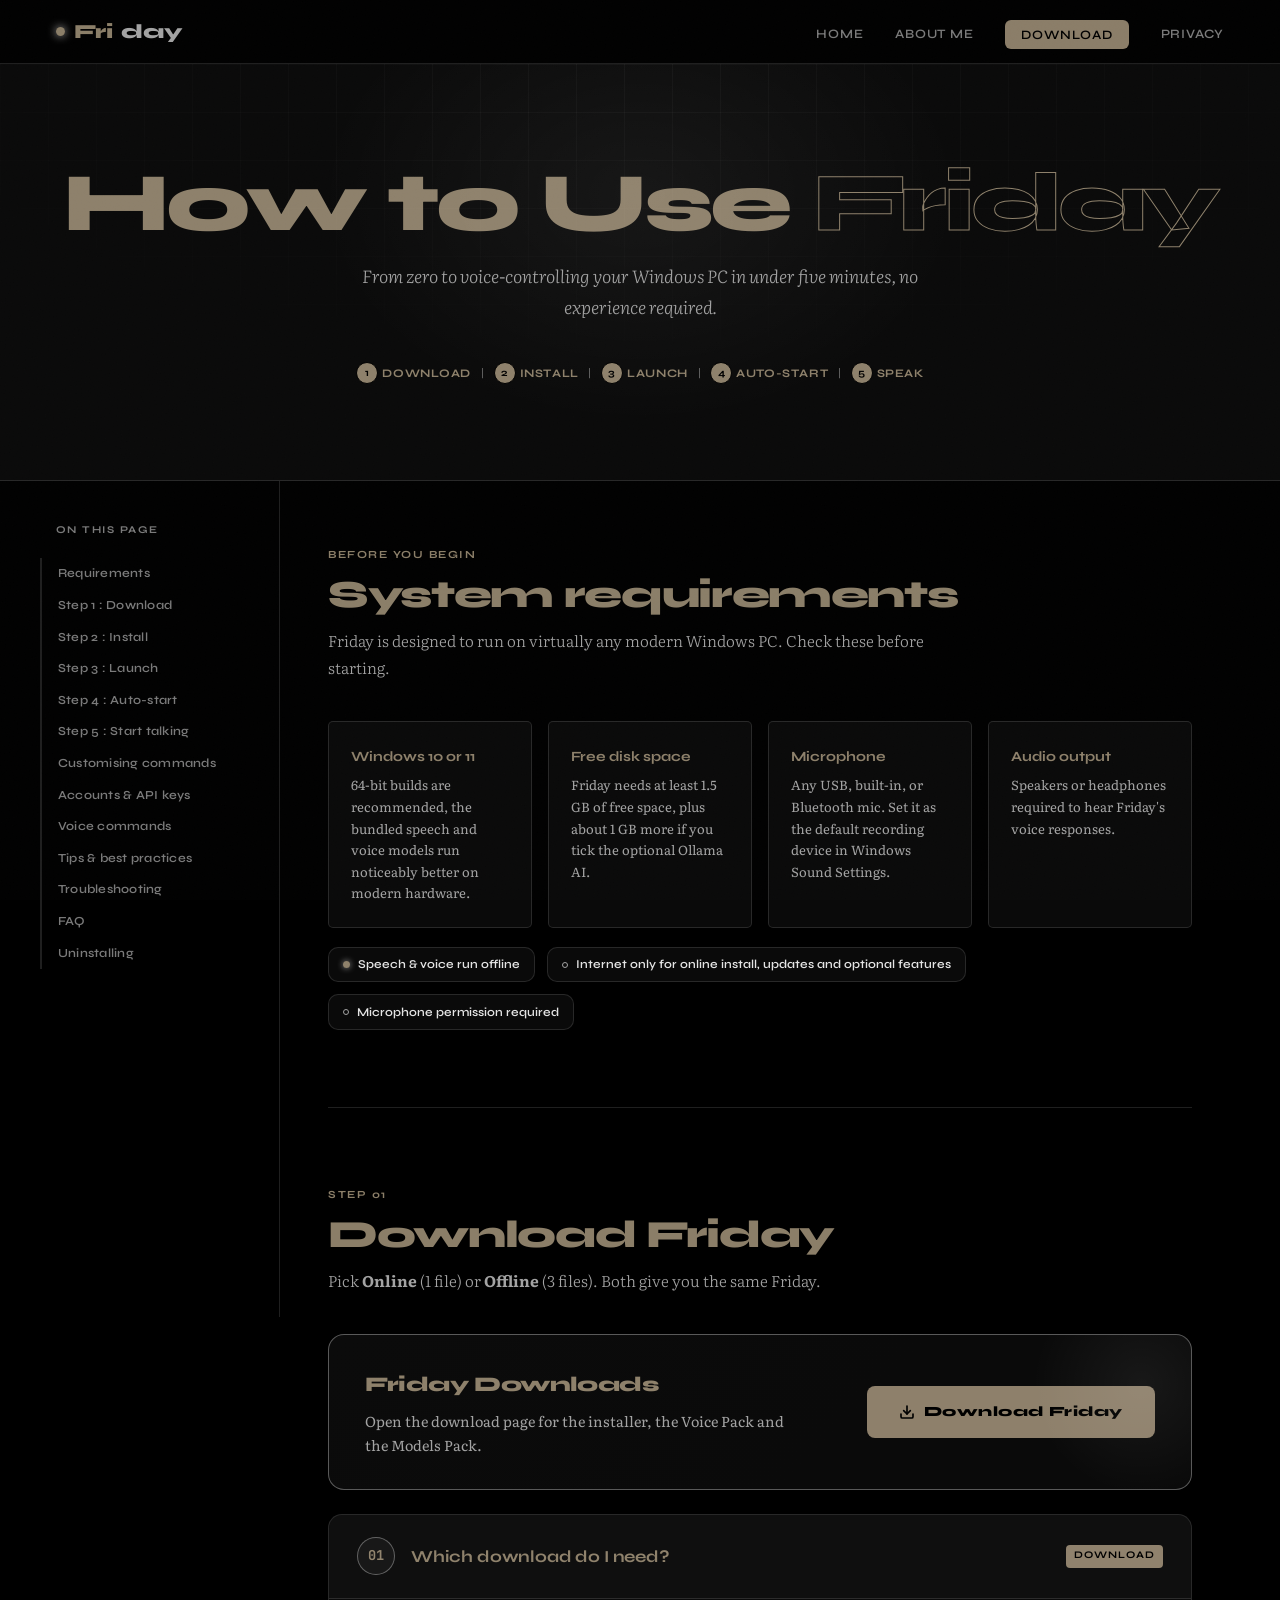
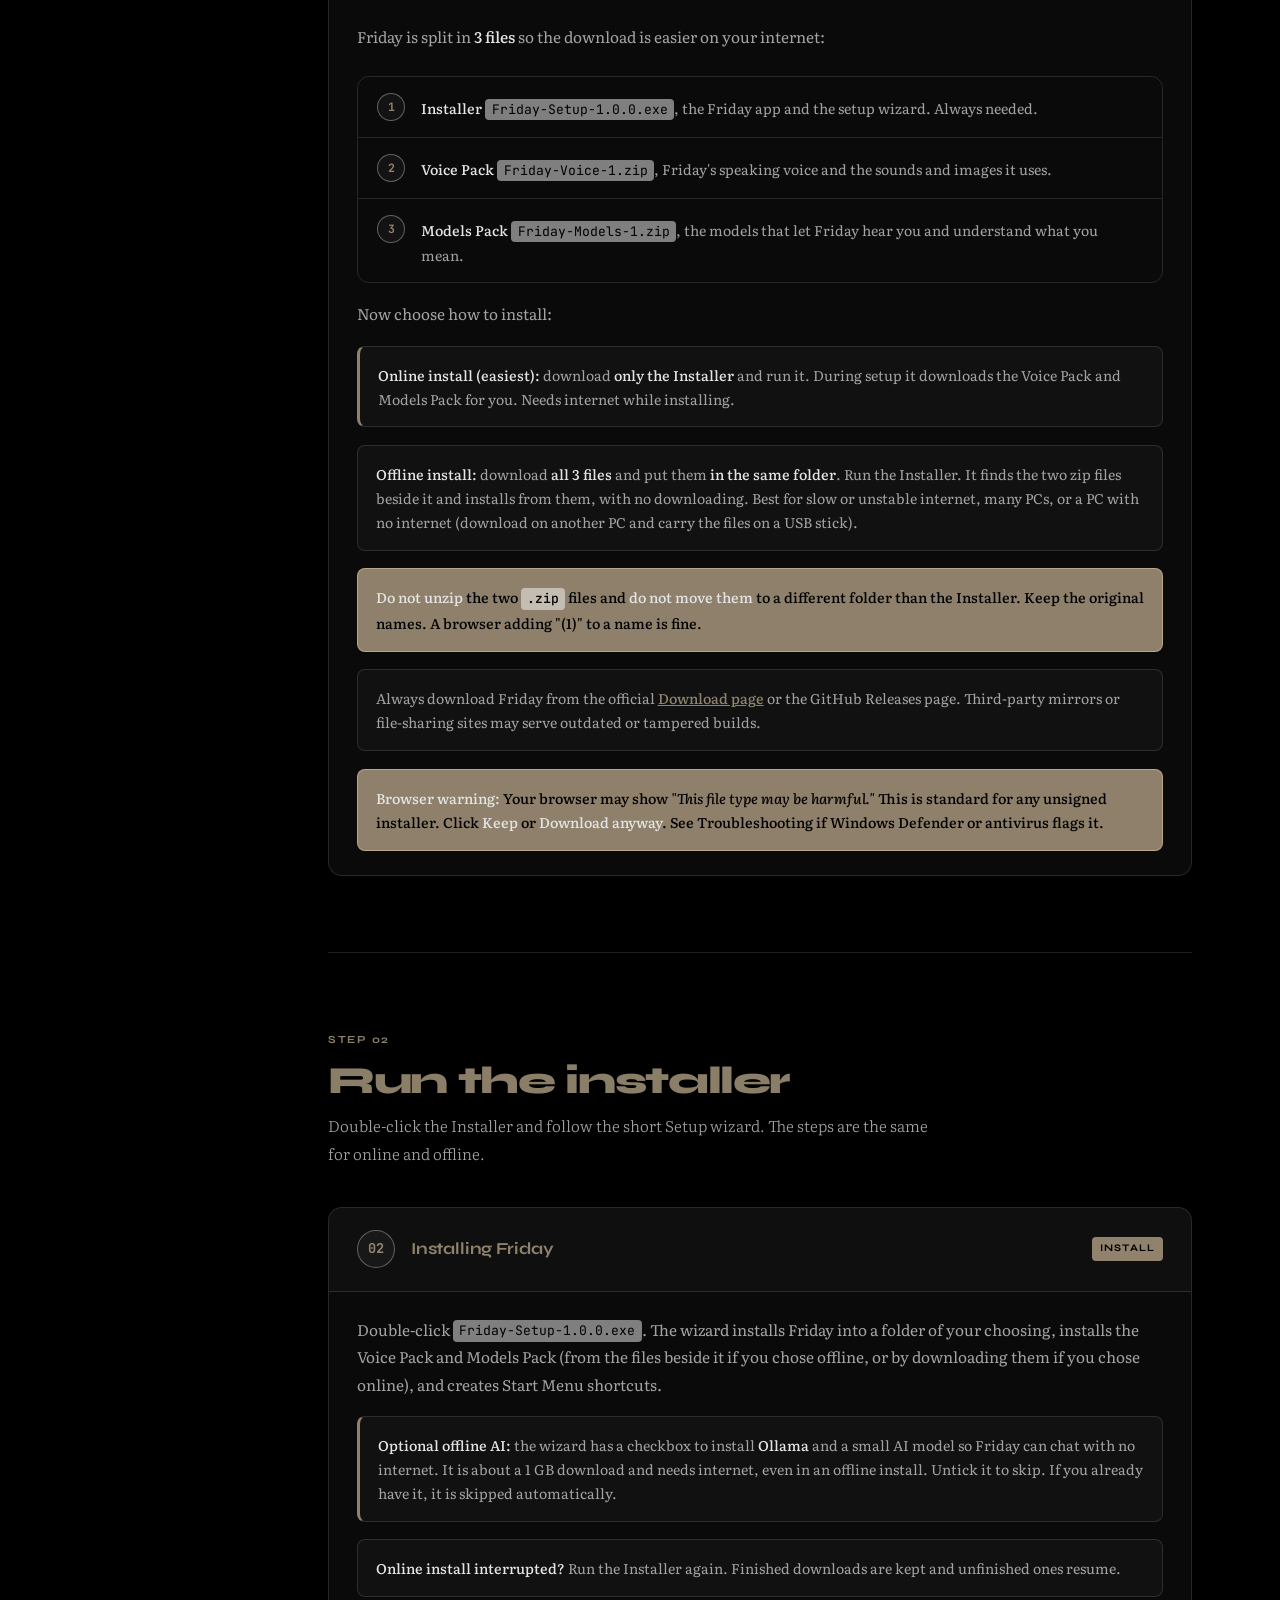
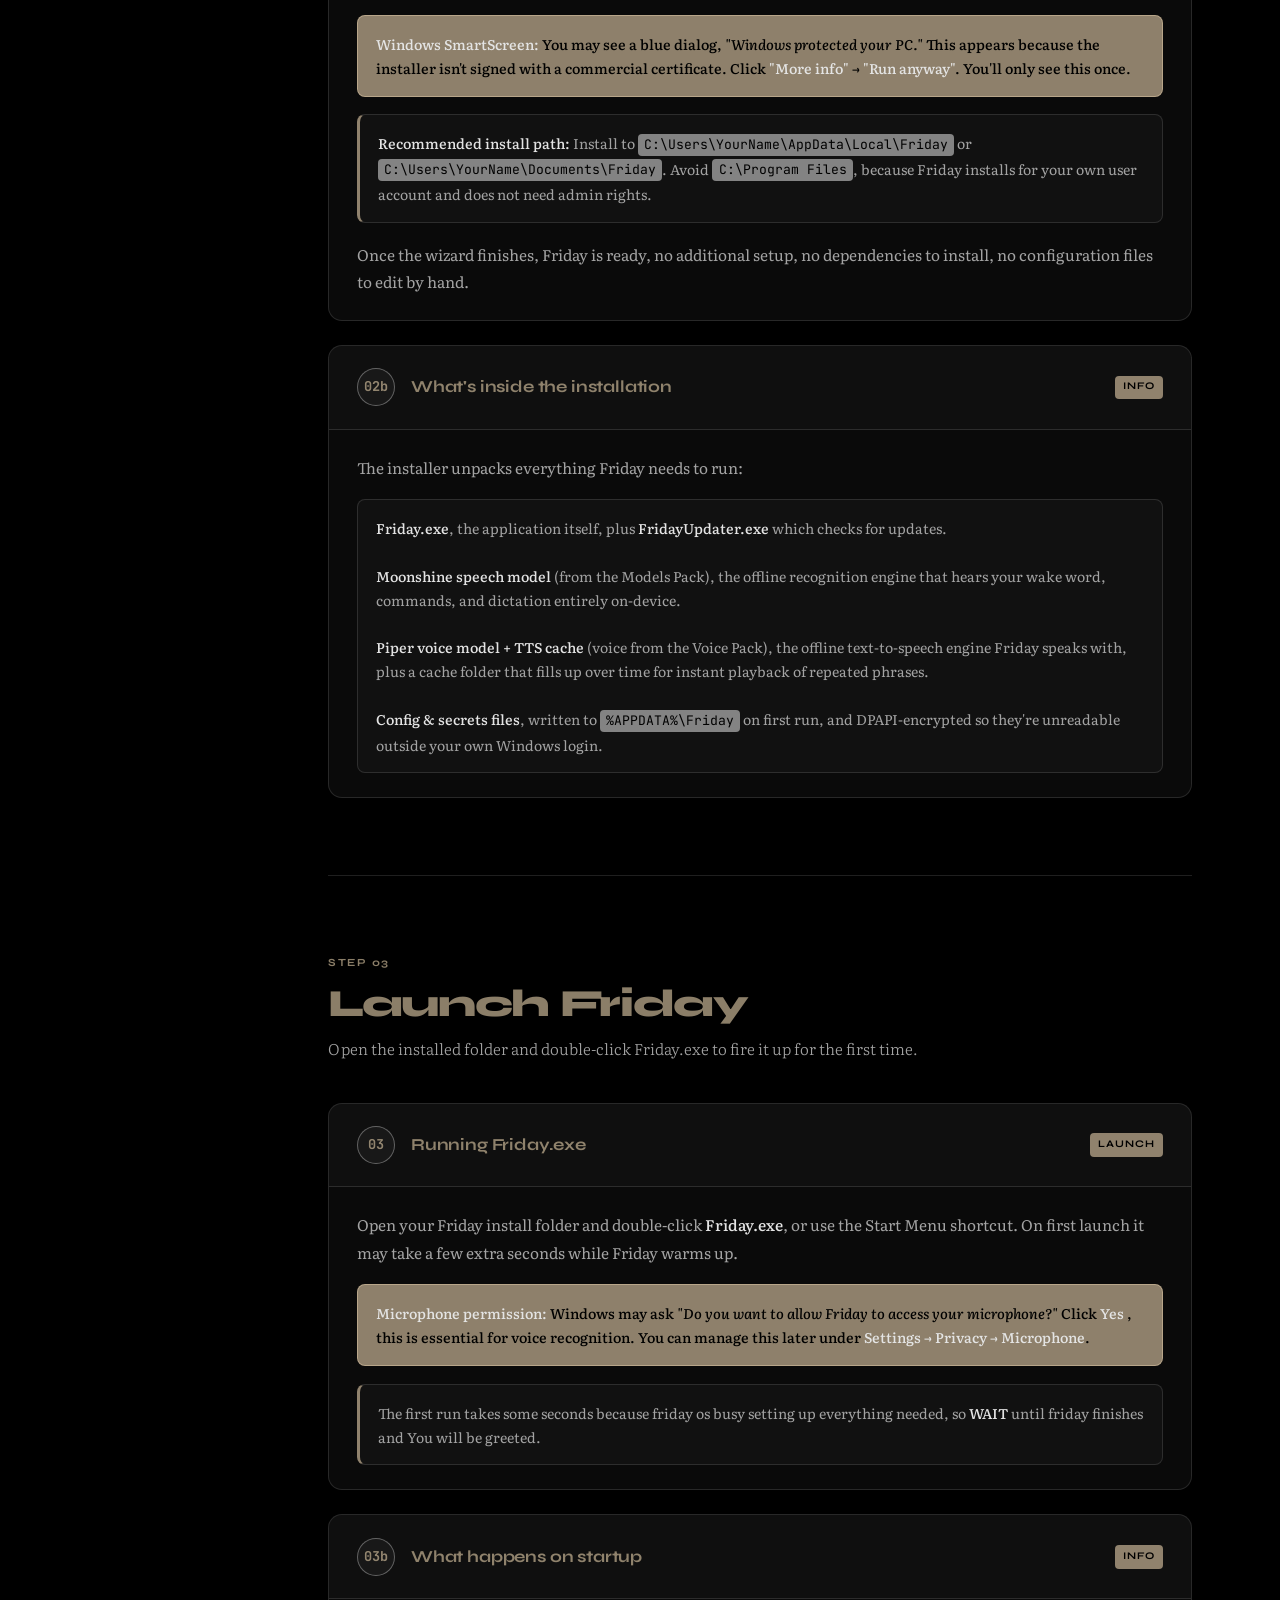
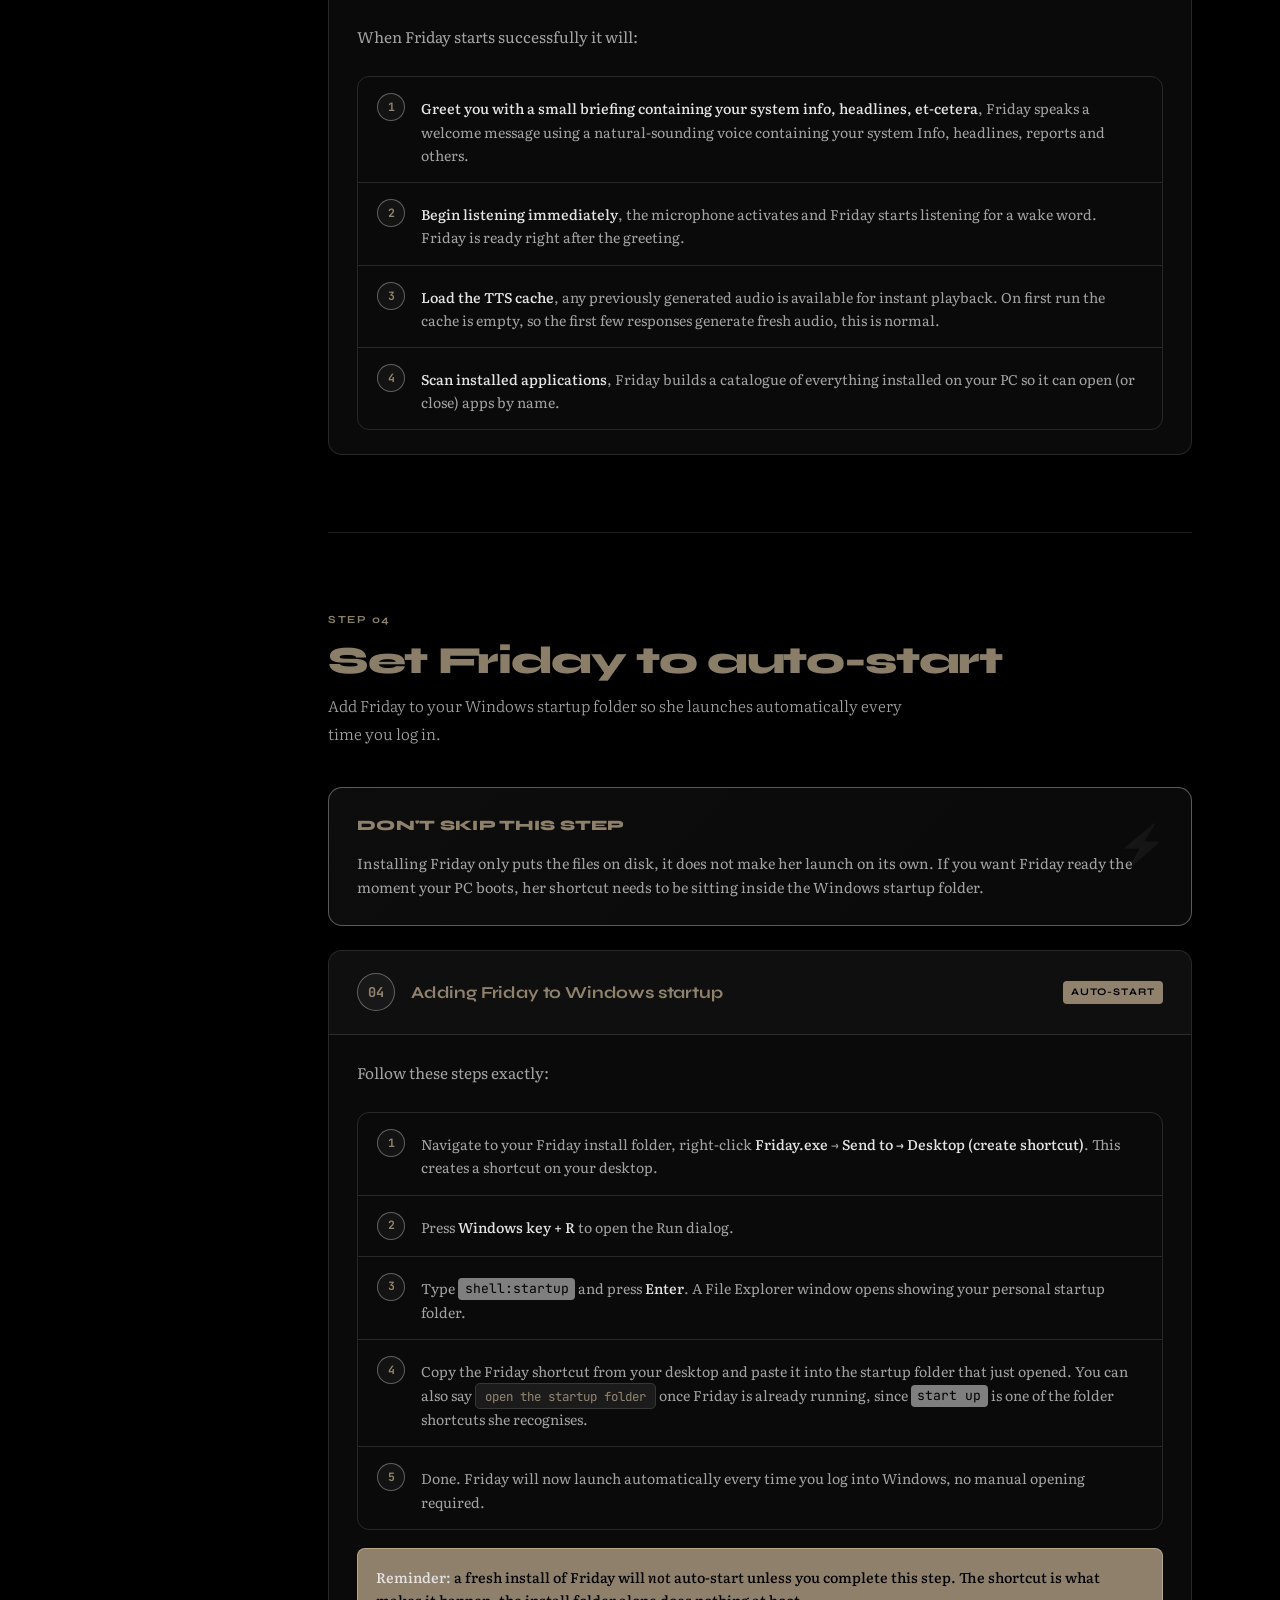
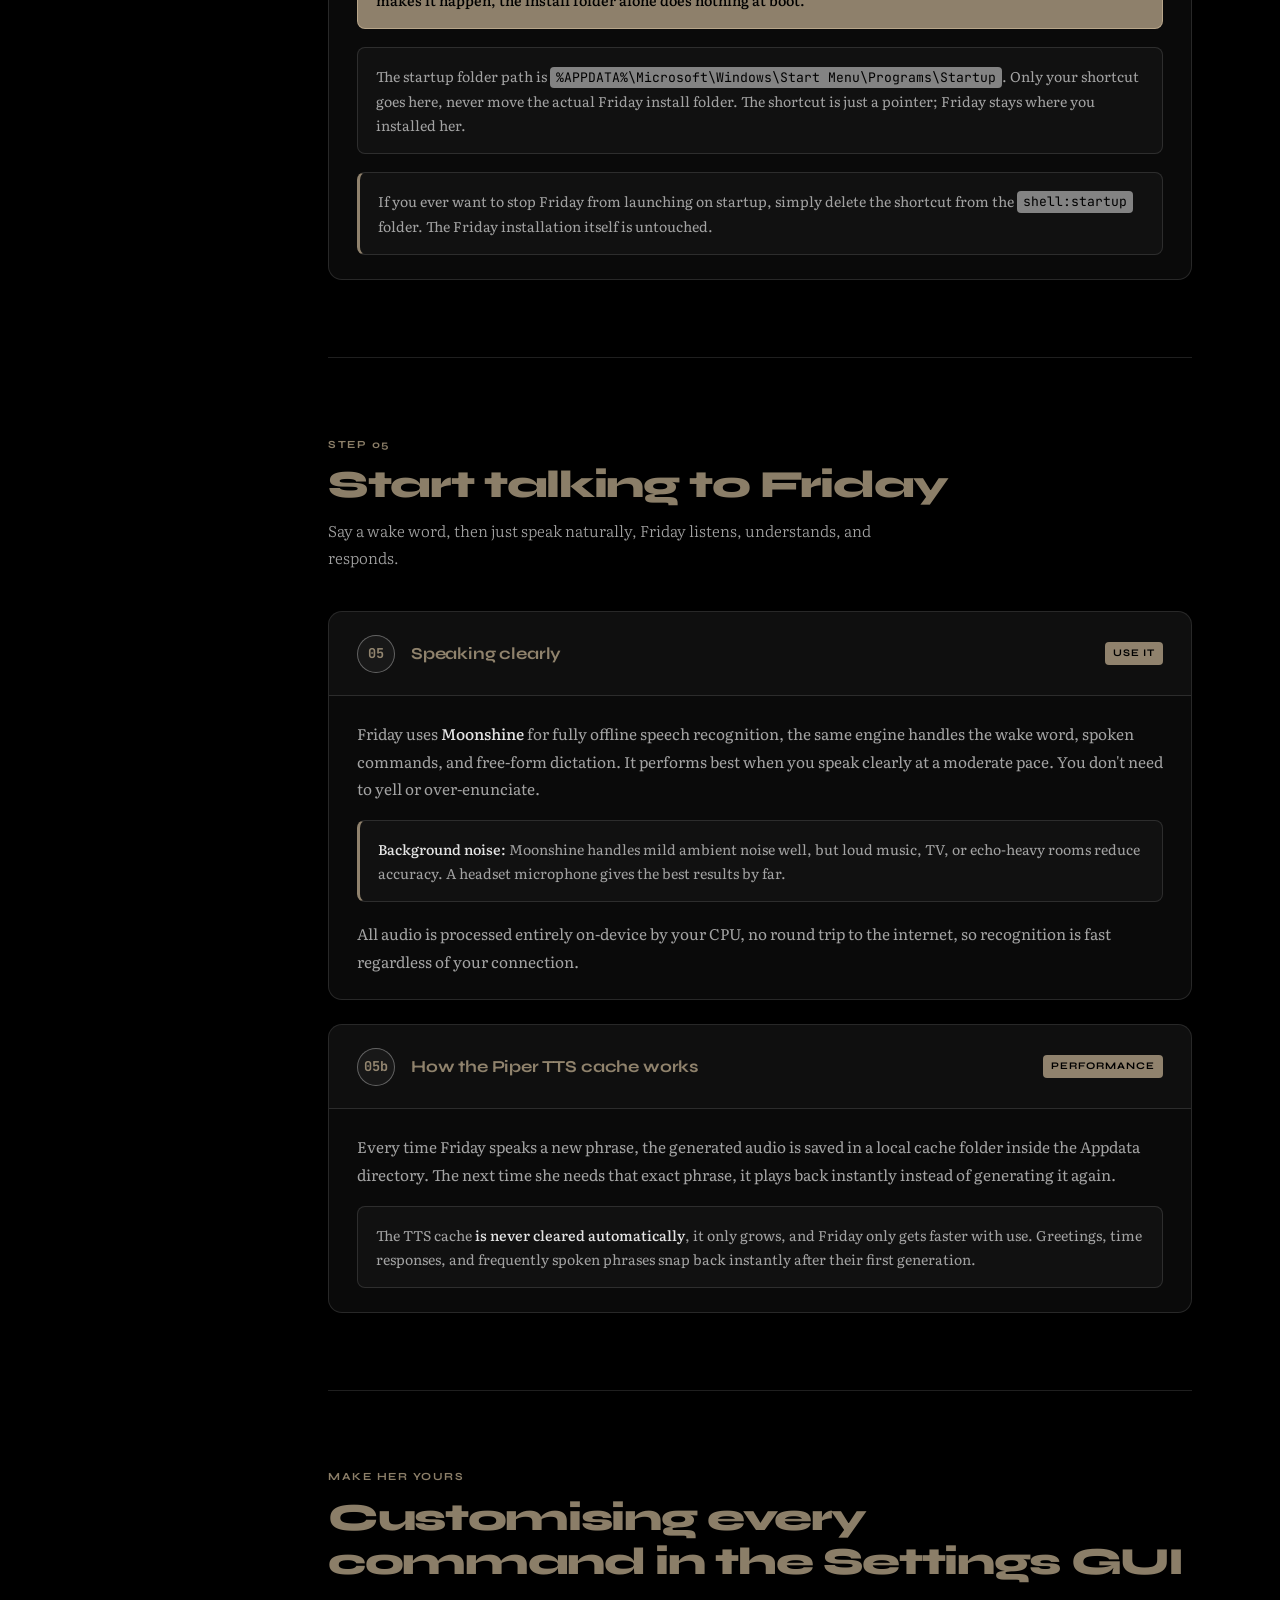
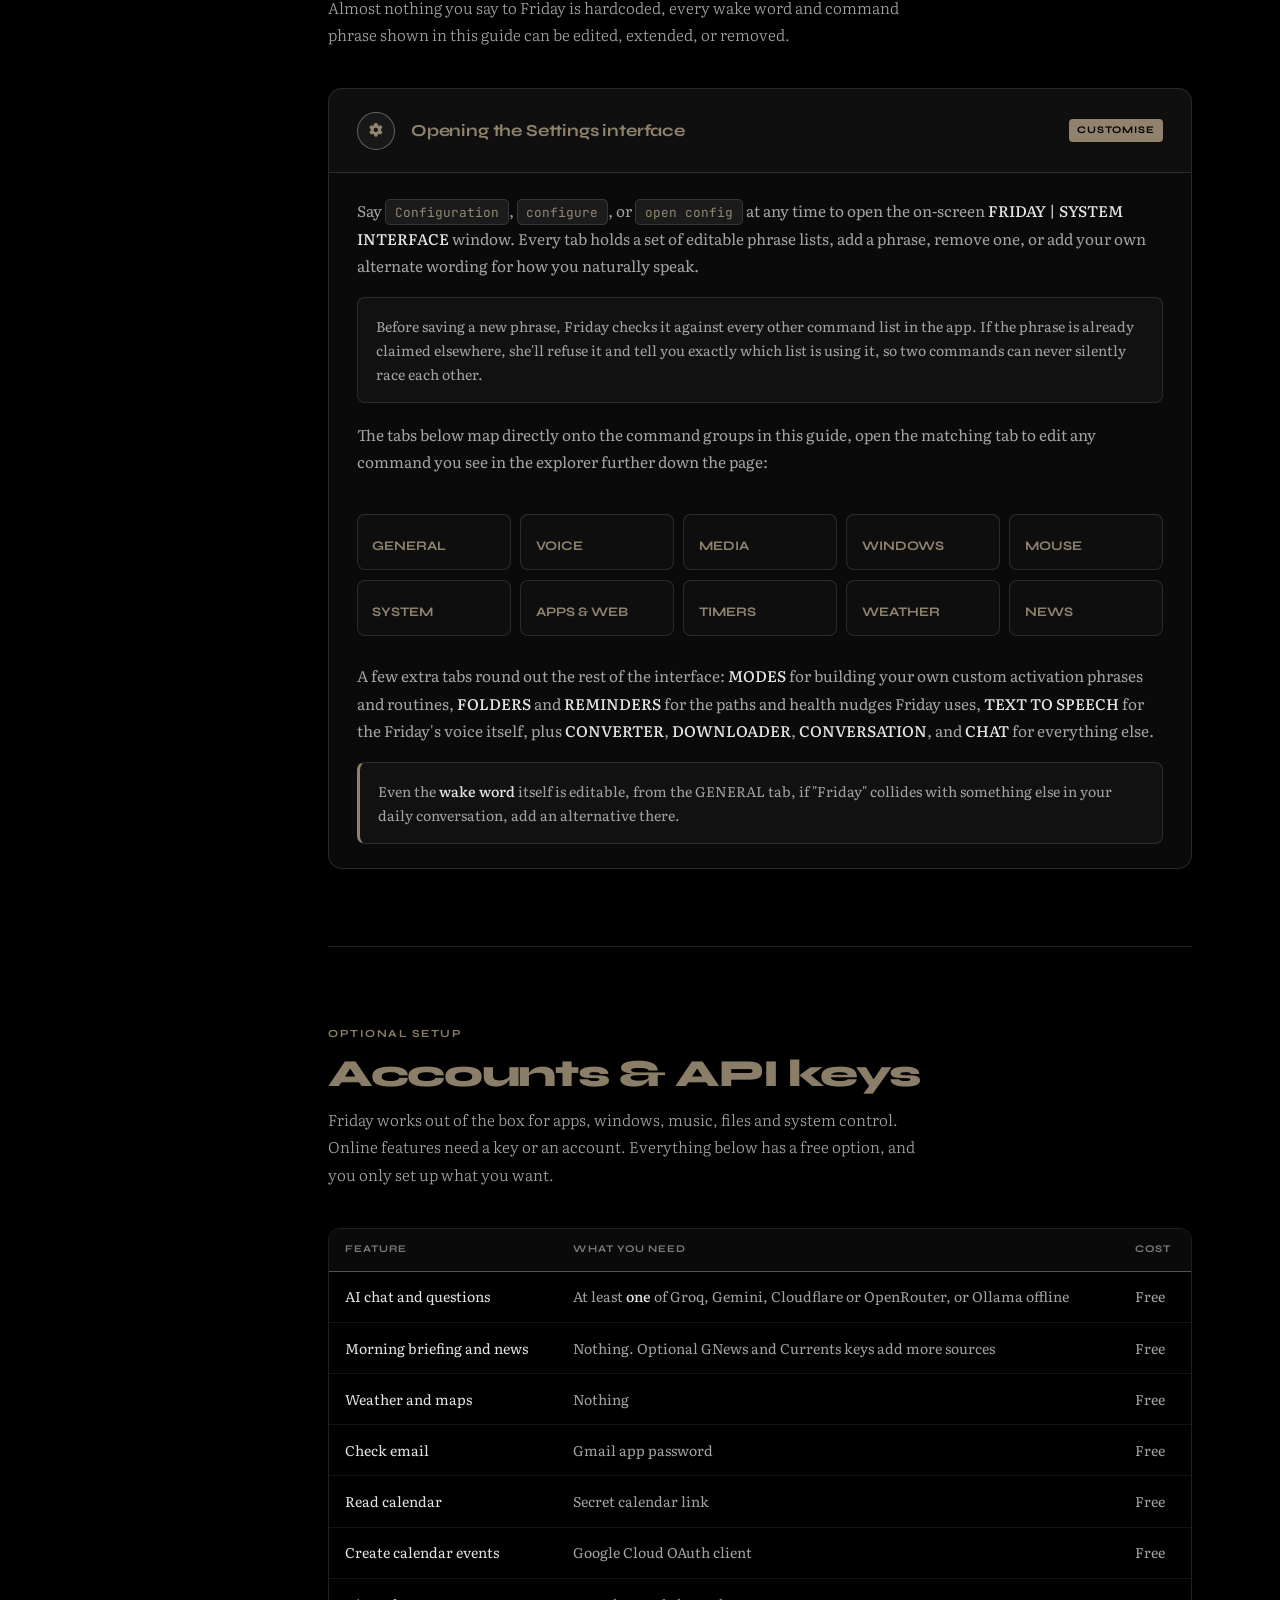
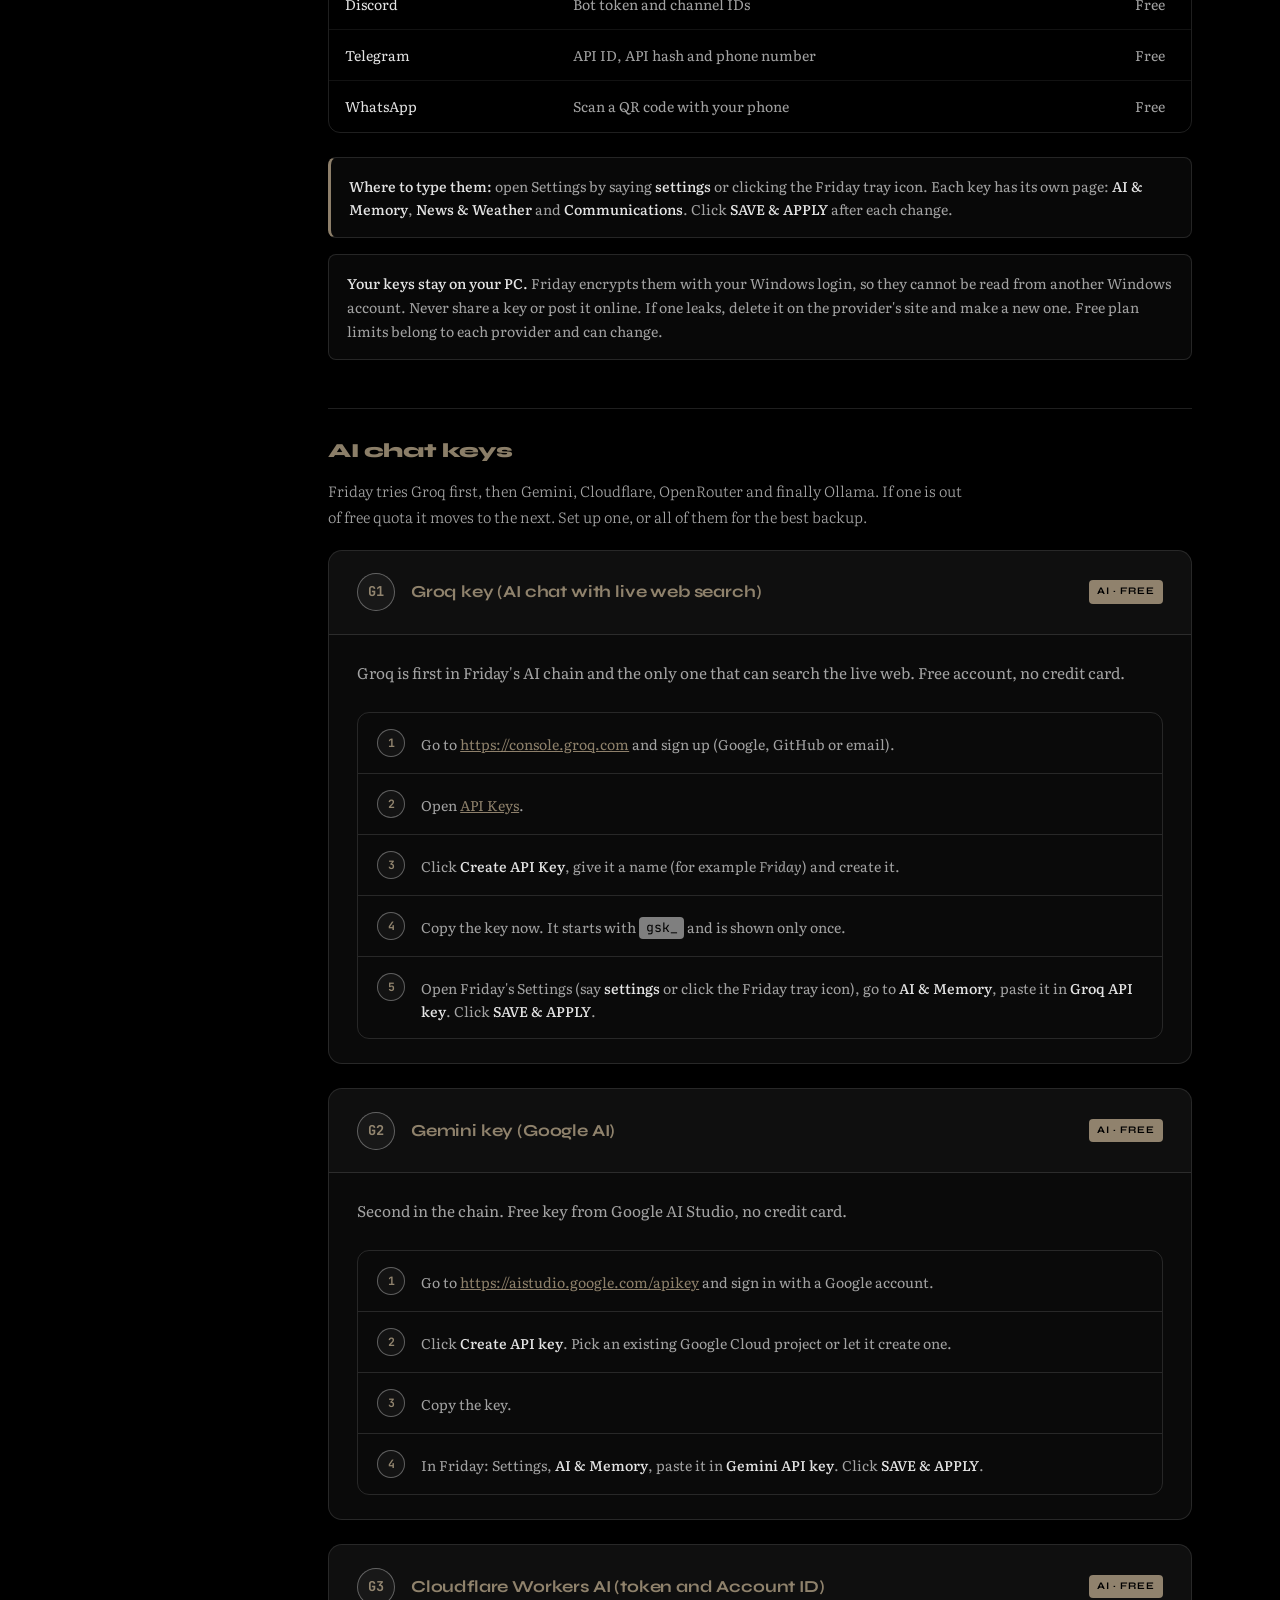
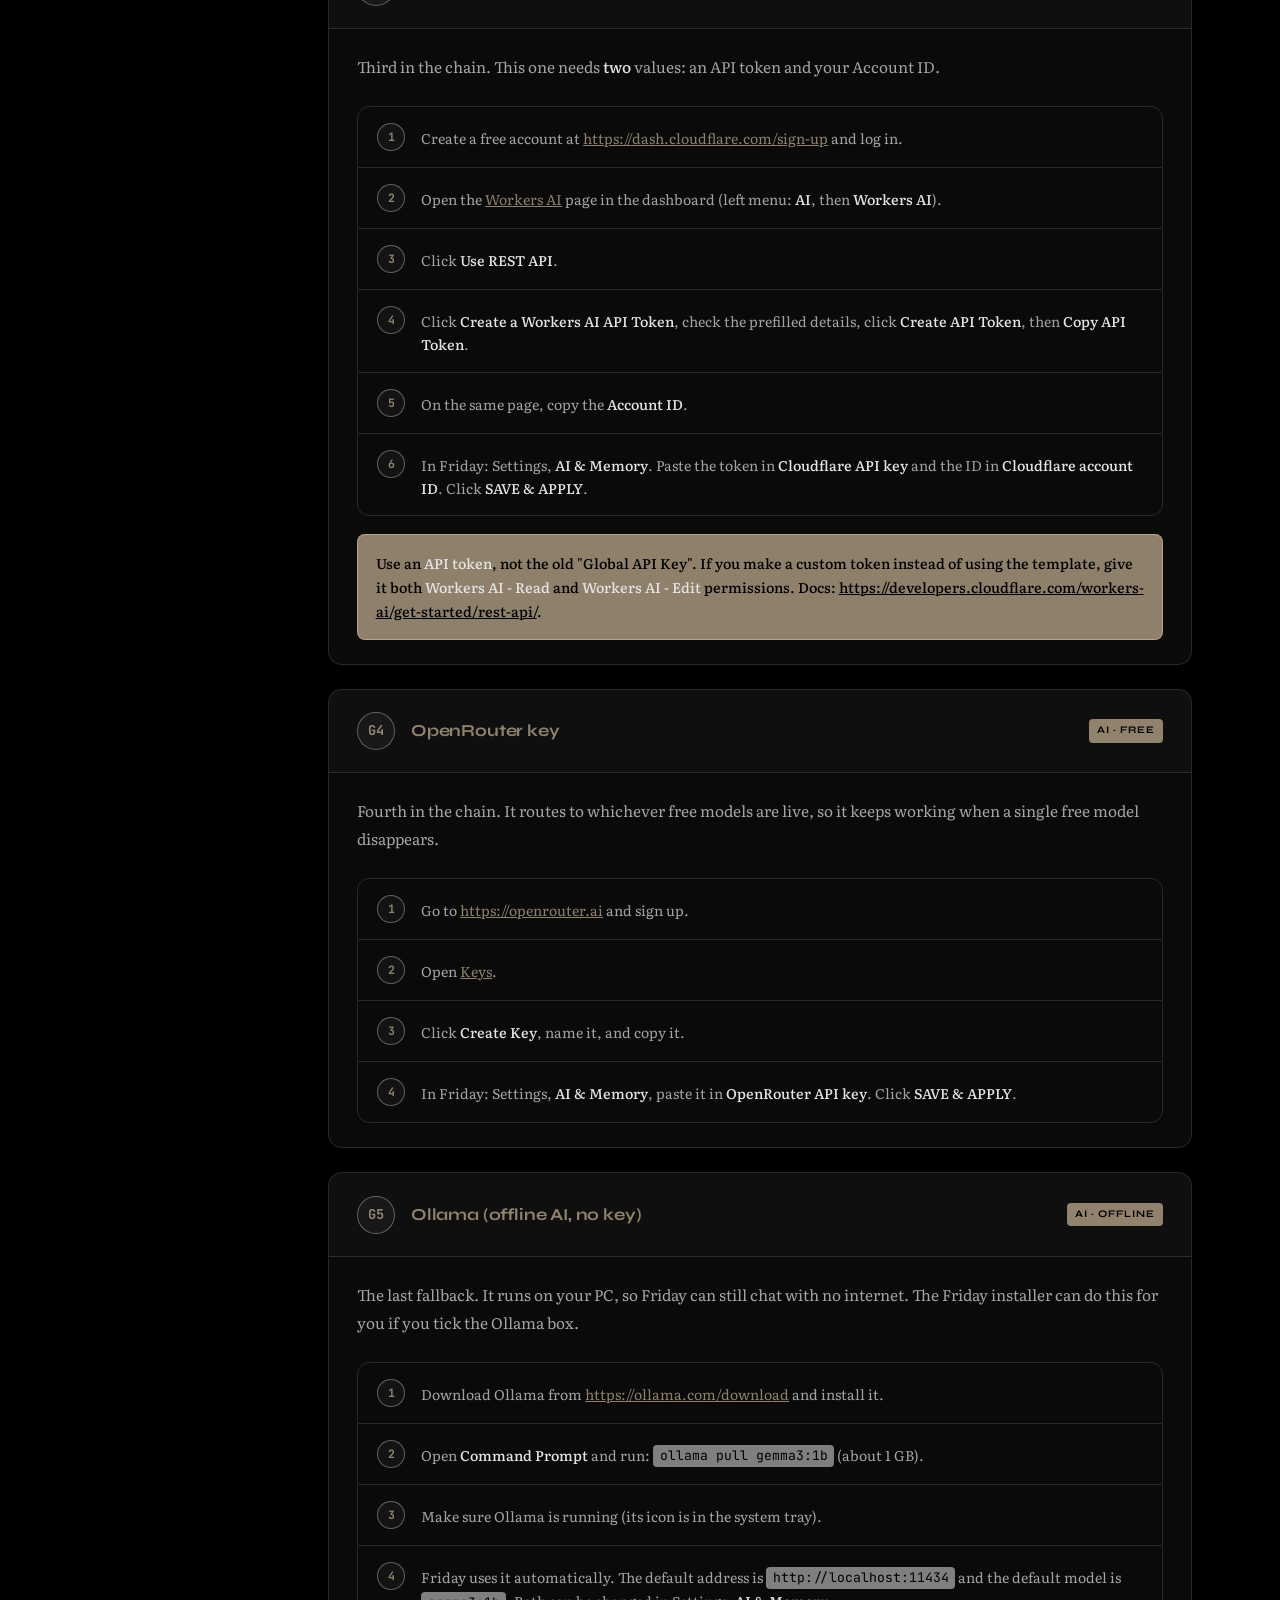
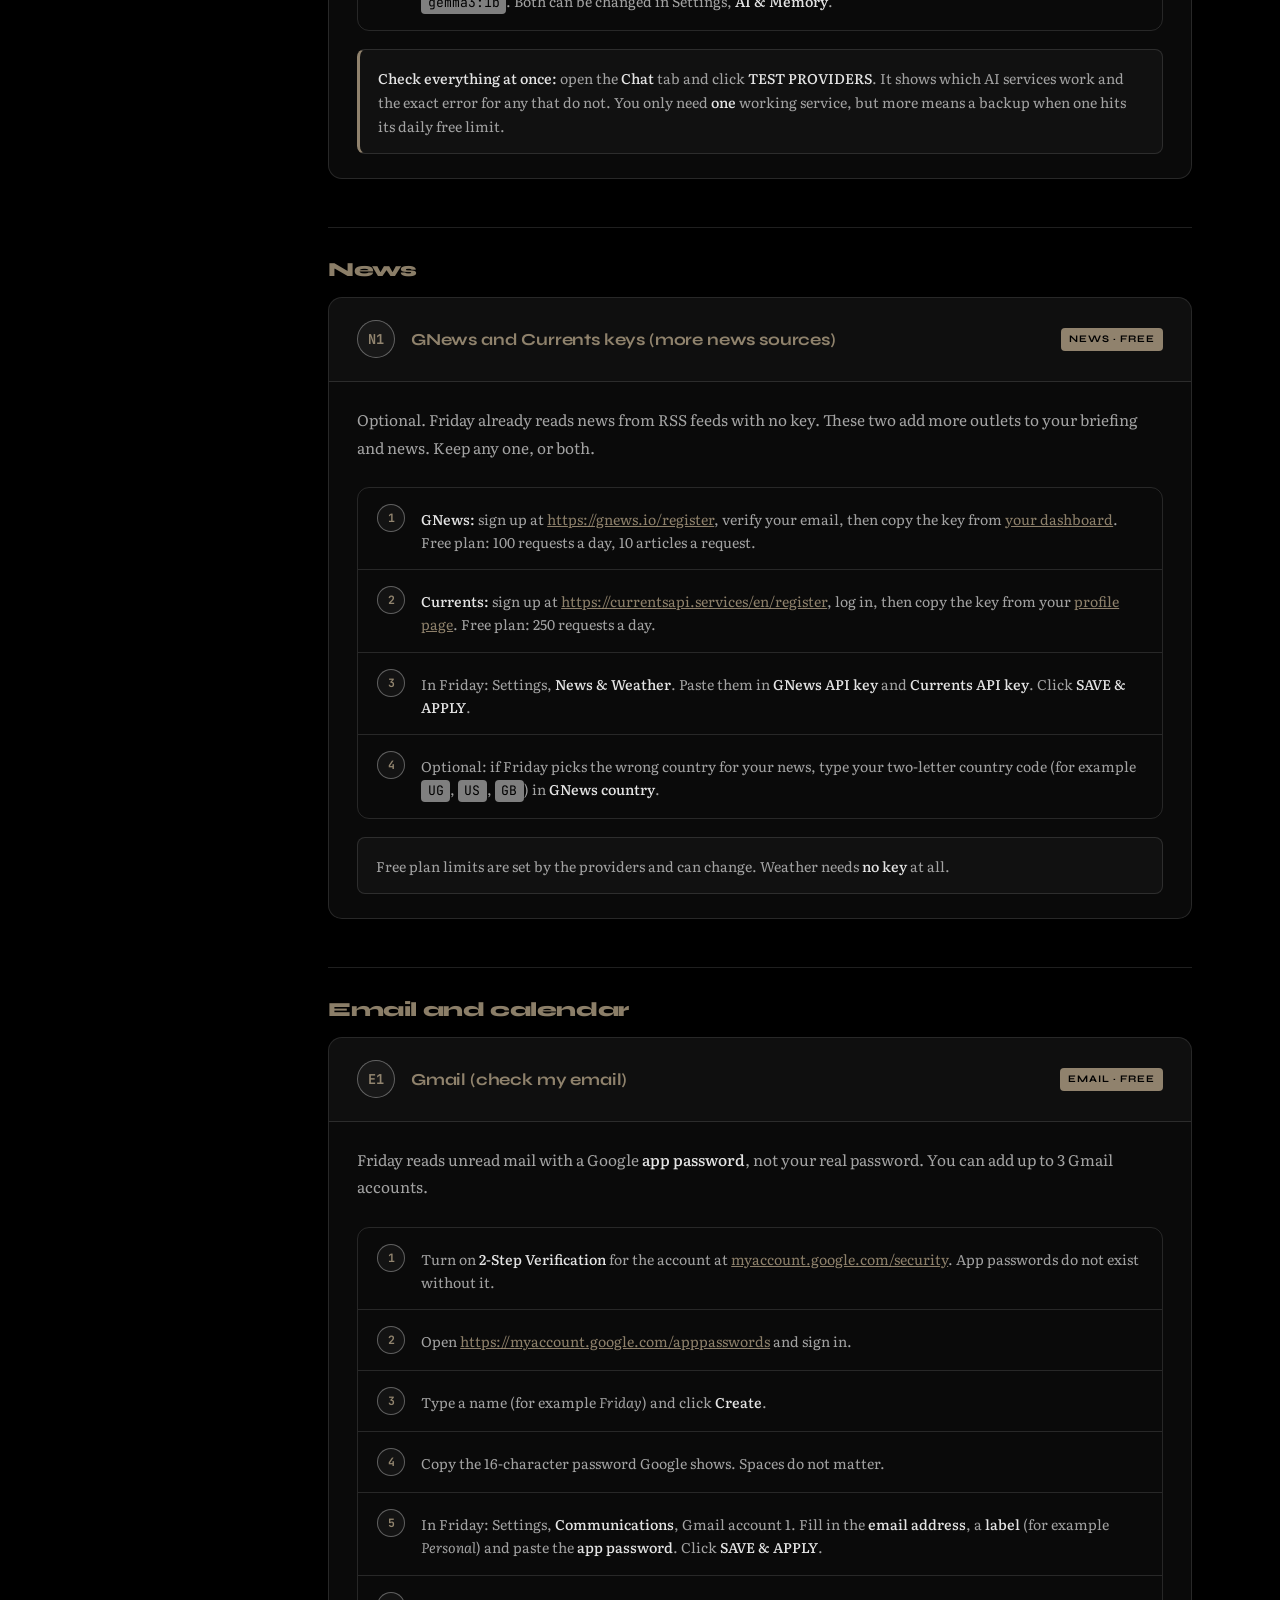
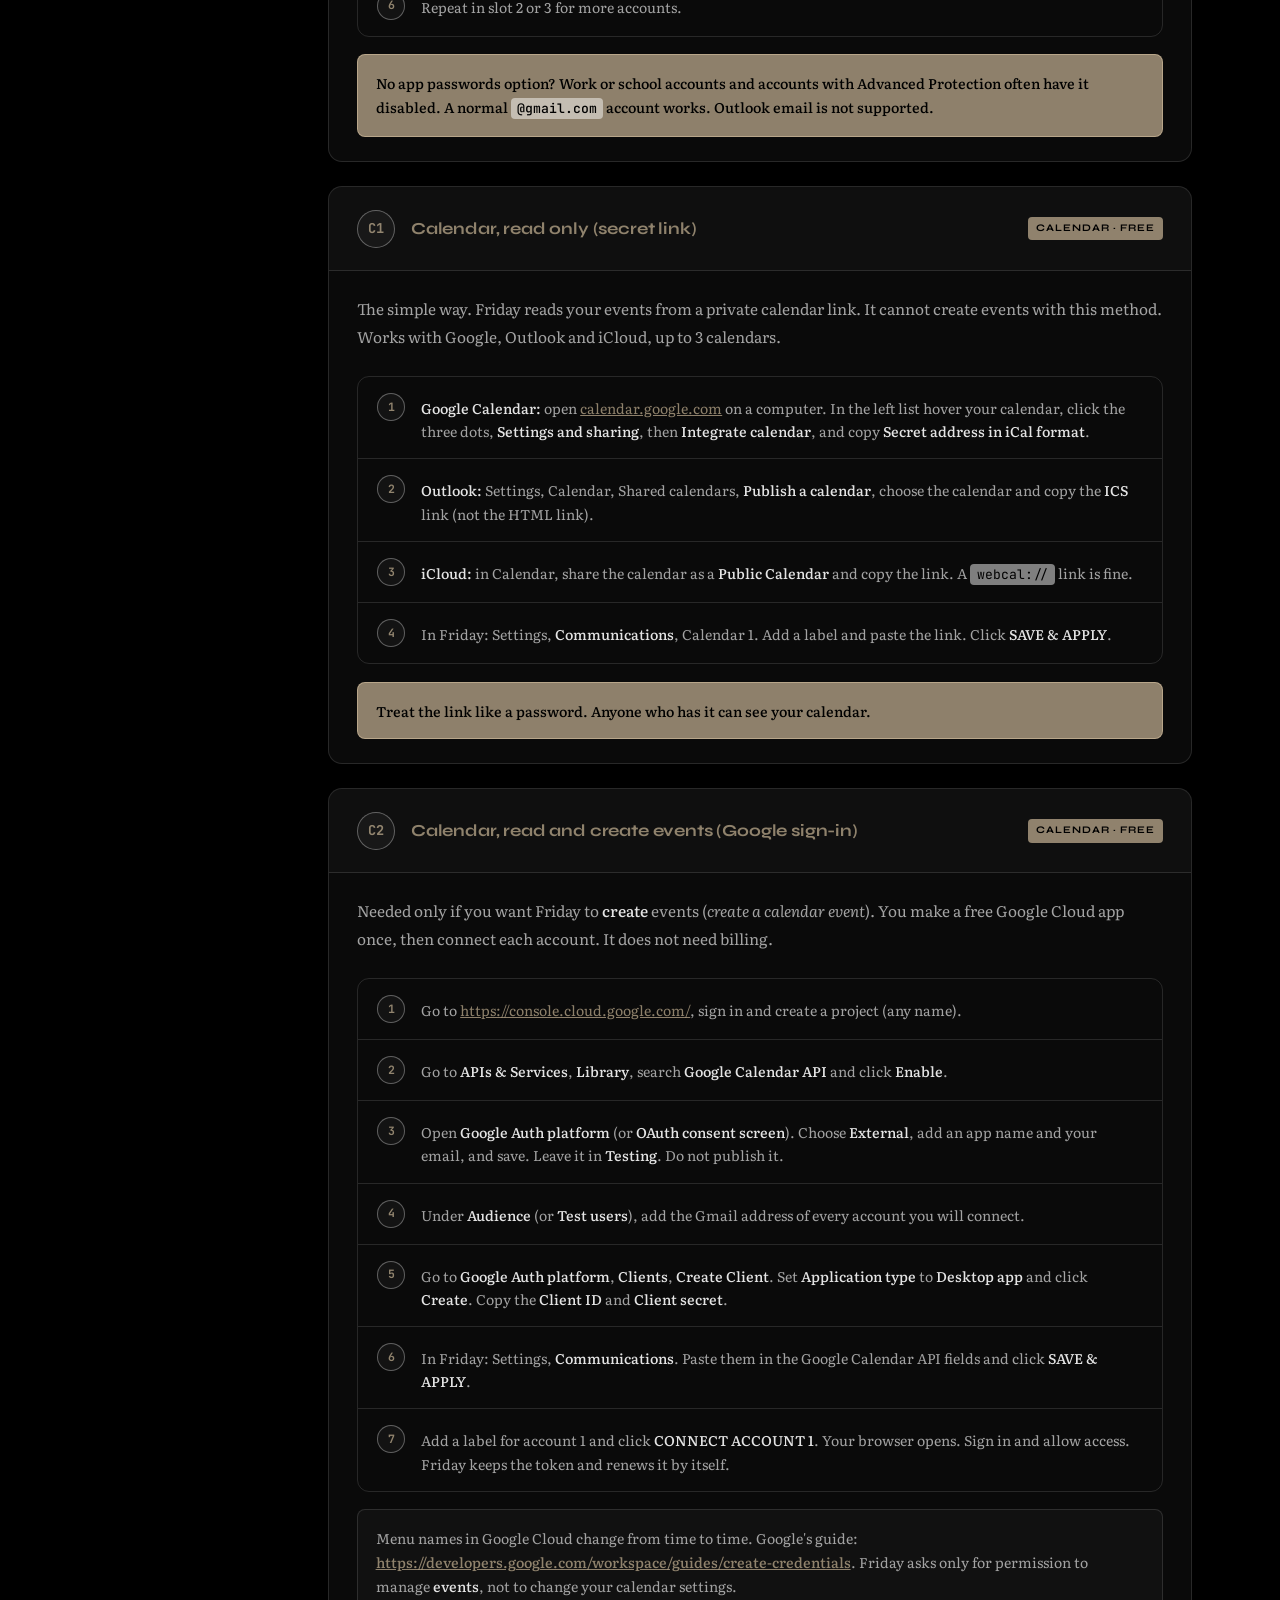
<file: How-to-use.html>
<!DOCTYPE html>
<html lang="en">
<head>
<meta charset="UTF-8">
<meta name="viewport" content="width=device-width, initial-scale=1.0">
<title>How to Use, Friday Voice Assistant</title>
<link rel="preconnect" href="https://fonts.googleapis.com">
<link rel="stylesheet" href="css/how-to-use.css">
<link rel="icon" type="image/ico" href="images/Friday.ico">
<link rel="stylesheet" href="https://cdnjs.cloudflare.com/ajax/libs/font-awesome/6.5.2/css/all.min.css" crossorigin="anonymous" referrerpolicy="no-referrer">
<link href="https://fonts.googleapis.com/css2?family=Syne:wght@400;600;700;800&family=Literata:ital,wght@0,300;0,400;0,500;1,300&family=JetBrains+Mono:wght@400;500;700&display=swap" rel="stylesheet">
</head>
<body>

<nav>
  <a href="index.html" class="logo">
    <div class="logo-pulse"></div>
    Fri<em>day</em>
  </a>
  <ul class="nav-links">
    <li><a href="index.html">Home</a></li>
    <li><a href="about-me.html">About Me</a></li>
    <li><a href="download.html" class="nav-btn">Download</a></li>
    <li><a href="privacy.html">Privacy</a></li>
  </ul>
  <button class="burger" id="burger" aria-label="Menu">
    <span></span><span></span><span></span>
  </button>
</nav>

<div class="mob-nav" id="mobNav">
  <a href="index.html">Home</a>
  <a href="about-me.html">About Me</a>
  <a href="download.html">Download</a>
  <a href="privacy.html">Privacy</a>
</div>

<!-- HERO -->
<div class="hero-band">
  <h1>How to Use <span>Friday</span></h1>
  <p>From zero to voice-controlling your Windows PC in under five minutes, no experience required.</p>
  <div class="breadcrumb">
    <div class="breadcrumb-item done"><div class="breadcrumb-num">1</div> Download</div>
    <div class="breadcrumb-sep">|</div>
    <div class="breadcrumb-item done"><div class="breadcrumb-num">2</div> Install</div>
    <div class="breadcrumb-sep">|</div>
    <div class="breadcrumb-item done"><div class="breadcrumb-num">3</div> Launch</div>
    <div class="breadcrumb-sep">|</div>
    <div class="breadcrumb-item done"><div class="breadcrumb-num">4</div> Auto-start</div>
    <div class="breadcrumb-sep">|</div>
    <div class="breadcrumb-item done"><div class="breadcrumb-num">5</div> Speak</div>
  </div>
</div>

<div class="page-body">
  <aside class="sidebar">
    <div class="toc-label">On this page</div>
    <ul class="toc-list" id="toc">
      <li class="active-toc"><a href="#requirements">Requirements</a></li>
      <li><a href="#step1">Step 1 : Download</a></li>
      <li><a href="#step2">Step 2 : Install</a></li>
      <li><a href="#step3">Step 3 : Launch</a></li>
      <li><a href="#step4">Step 4 : Auto-start</a></li>
      <li><a href="#step5">Step 5 : Start talking</a></li>
      <li><a href="#customise">Customising commands</a></li>
      <li><a href="#accounts">Accounts &amp; API keys</a></li>
      <li><a href="#commands">Voice commands</a></li>
      <li><a href="#tips">Tips &amp; best practices</a></li>
      <li><a href="#troubleshoot">Troubleshooting</a></li>
      <li><a href="#faq">FAQ</a></li>
      <li><a href="#uninstall">Uninstalling</a></li>
    </ul>
  </aside>

  <main class="main-content">

    <!-- REQUIREMENTS -->
    <div id="requirements">
      <div class="sec-header reveal">
        <div class="sec-eyebrow">Before you begin</div>
        <h2>System requirements</h2>
        <p>Friday is designed to run on virtually any modern Windows PC. Check these before starting.</p>
      </div>
      <div class="req-grid reveal">
        <div class="req-card">
          <h4>Windows 10 or 11</h4>
          <p>64-bit builds are recommended, the bundled speech and voice models run noticeably better on modern hardware.</p>
        </div>
        <div class="req-card">
          <h4>Free disk space</h4>
          <p>Friday needs at least 1.5 GB of free space, plus about 1 GB more if you tick the optional Ollama AI.</p>
        </div>
        <div class="req-card">
          <h4>Microphone</h4>
          <p>Any USB, built-in, or Bluetooth mic. Set it as the default recording device in Windows Sound Settings.</p>
        </div>
        <div class="req-card">
          <h4>Audio output</h4>
          <p>Speakers or headphones required to hear Friday's voice responses.</p>
        </div>
      </div>
      <div class="status-row">
        <div class="status-badge"><div class="status-dot on"></div> Speech &amp; voice run offline</div>
        <div class="status-badge"><div class="status-dot ring"></div> Internet only for online install, updates and optional features</div>
        <div class="status-badge"><div class="status-dot ring"></div> Microphone permission required</div>
      </div>
    </div>

    <hr class="divider">

    <!-- STEP 1  DOWNLOAD -->
    <div id="step1">
      <div class="sec-header reveal">
        <div class="sec-eyebrow">Step 01</div>
        <h2>Download Friday</h2>
        <p>Pick <strong>Online</strong> (1 file) or <strong>Offline</strong> (3 files). Both give you the same Friday.</p>
      </div>

      <div class="dl-hero reveal">
        <div class="dl-hero-text">
          <h3>Friday Downloads</h3>
          <p>Open the download page for the installer, the Voice Pack and the Models Pack.</p>
        </div>
        <a href="download.html" target="_blank" rel="noopener noreferrer" class="dl-btn">
          <svg viewBox="0 0 24 24" fill="none" stroke="currentColor" stroke-width="2.5" stroke-linecap="round" stroke-linejoin="round"><path d="M21 15v4a2 2 0 01-2 2H5a2 2 0 01-2-2v-4"/><polyline points="7 10 12 15 17 10"/><line x1="12" y1="15" x2="12" y2="3"/></svg>
          Download Friday
        </a>
      </div>

      <div class="step-card reveal">
        <div class="step-card-header">
          <div class="step-num-badge">01</div>
          <h3>Which download do I need?</h3>
          <div class="step-tag">Download</div>
        </div>
        <div class="step-card-body">
          <p>Friday is split in <strong>3 files</strong> so the download is easier on your internet:</p>
          <div class="startup-steps">
            <div class="startup-step">
              <div class="startup-step-num">1</div>
              <div class="startup-step-text"><strong>Installer</strong> <code>Friday-Setup-1.0.0.exe</code>, the Friday app and the setup wizard. Always needed.</div>
            </div>
            <div class="startup-step">
              <div class="startup-step-num">2</div>
              <div class="startup-step-text"><strong>Voice Pack</strong> <code>Friday-Voice-1.zip</code>, Friday's speaking voice and the sounds and images it uses.</div>
            </div>
            <div class="startup-step">
              <div class="startup-step-num">3</div>
              <div class="startup-step-text"><strong>Models Pack</strong> <code>Friday-Models-1.zip</code>, the models that let Friday hear you and understand what you mean.</div>
            </div>
          </div>
          <p>Now choose how to install:</p>
          <div class="callout callout-tip">
            <div><strong>Online install (easiest):</strong> download <strong>only the Installer</strong> and run it. During setup it downloads the Voice Pack and Models Pack for you. Needs internet while installing.</div>
          </div>
          <div class="callout callout-info">
            <div><strong>Offline install:</strong> download <strong>all 3 files</strong> and put them <strong>in the same folder</strong>. Run the Installer. It finds the two zip files beside it and installs from them, with no downloading. Best for slow or unstable internet, many PCs, or a PC with no internet (download on another PC and carry the files on a USB stick).</div>
          </div>
          <div class="callout callout-warn">
            <div><strong>Do not unzip</strong> the two <code>.zip</code> files and <strong>do not move them</strong> to a different folder than the Installer. Keep the original names. A browser adding "(1)" to a name is fine.</div>
          </div>
          <div class="callout callout-info">
            <div>Always download Friday from the official <a href="download.html">Download page</a> or the GitHub Releases page. Third-party mirrors or file-sharing sites may serve outdated or tampered builds.</div>
          </div>
          <div class="callout callout-warn">
            <div><strong>Browser warning:</strong> Your browser may show <em>"This file type may be harmful."</em> This is standard for any unsigned installer. Click <strong>Keep</strong> or <strong>Download anyway</strong>. See Troubleshooting if Windows Defender or antivirus flags it.</div>
          </div>
        </div>
      </div>
    </div>

    <hr class="divider">

    <!-- STEP 2  INSTALL -->
    <div id="step2">
      <div class="sec-header reveal">
        <div class="sec-eyebrow">Step 02</div>
        <h2>Run the installer</h2>
        <p>Double-click the Installer and follow the short Setup wizard. The steps are the same for online and offline.</p>
      </div>

      <div class="step-card reveal">
        <div class="step-card-header">
          <div class="step-num-badge">02</div>
          <h3>Installing Friday</h3>
          <div class="step-tag">Install</div>
        </div>
        <div class="step-card-body">
          <p>Double-click <code>Friday-Setup-1.0.0.exe</code>. The wizard installs Friday into a folder of your choosing, installs the Voice Pack and Models Pack (from the files beside it if you chose offline, or by downloading them if you chose online), and creates Start Menu shortcuts.</p>
          <div class="callout callout-tip">
            <div><strong>Optional offline AI:</strong> the wizard has a checkbox to install <strong>Ollama</strong> and a small AI model so Friday can chat with no internet. It is about a 1 GB download and needs internet, even in an offline install. Untick it to skip. If you already have it, it is skipped automatically.</div>
          </div>
          <div class="callout callout-info">
            <div><strong>Online install interrupted?</strong> Run the Installer again. Finished downloads are kept and unfinished ones resume.</div>
          </div>
          <div class="callout callout-warn">
            <div><strong>Windows SmartScreen:</strong> You may see a blue dialog, <em>"Windows protected your PC."</em> This appears because the installer  isn't signed with a commercial certificate. Click <strong>"More info"</strong> → <strong>"Run anyway"</strong>. You'll only see this once.</div>
          </div>
          <div class="callout callout-tip">
            <div><strong>Recommended install path:</strong> Install to <code>C:\Users\YourName\AppData\Local\Friday</code> or <code>C:\Users\YourName\Documents\Friday</code>. Avoid <code>C:\Program Files</code>, because Friday installs for your own user account and does not need admin rights.</div>
          </div>
          <p>Once the wizard finishes, Friday is ready, no additional setup, no dependencies to install, no configuration files to edit by hand.</p>
        </div>
      </div>

      <div class="step-card reveal">
        <div class="step-card-header">
          <div class="step-num-badge">02b</div>
          <h3>What's inside the installation</h3>
          <div class="step-tag">Info</div>
        </div>
        <div class="step-card-body">
          <p>The installer unpacks everything Friday needs to run:</p>
          <div class="callout callout-info">
            <div>
              <strong>Friday.exe</strong>, the application itself, plus <strong>FridayUpdater.exe</strong> which checks for updates.<br><br>
              <strong>Moonshine speech model</strong> (from the Models Pack), the offline recognition engine that hears your wake word, commands, and dictation entirely on-device.<br><br>
              <strong>Piper voice model + TTS cache</strong> (voice from the Voice Pack), the offline text-to-speech engine Friday speaks with, plus a cache folder that fills up over time for instant playback of repeated phrases.<br><br>
              <strong>Config &amp; secrets files</strong>, written to <code>%APPDATA%\Friday</code> on first run, and DPAPI-encrypted so they're unreadable outside your own Windows login.
            </div>
          </div>
        </div>
      </div>
    </div>

    <hr class="divider">

    <!-- STEP 3  LAUNCH -->
    <div id="step3">
      <div class="sec-header reveal">
        <div class="sec-eyebrow">Step 03</div>
        <h2>Launch Friday</h2>
        <p>Open the installed folder and double-click Friday.exe to fire it up for the first time.</p>
      </div>

      <div class="step-card reveal">
        <div class="step-card-header">
          <div class="step-num-badge">03</div>
          <h3>Running Friday.exe</h3>
          <div class="step-tag">Launch</div>
        </div>
        <div class="step-card-body">
          <p>Open your Friday install folder and double-click <strong>Friday.exe</strong>, or use the Start Menu shortcut. On first launch it may take a few extra seconds while Friday warms up.</p>
          <div class="callout callout-warn">
            <div><strong>Microphone permission:</strong> Windows may ask <em>"Do you want to allow Friday to access your microphone?"</em> Click <strong>Yes</strong> , this is essential for voice recognition. You can manage this later under <strong>Settings → Privacy → Microphone</strong>.</div>
          </div>
          <div class="callout callout-tip">
            <div>The first run takes some seconds because friday os busy setting up everything needed, so <strong>WAIT</strong> until friday finishes and You will be greeted.</div>
          </div>
        </div>
      </div>

      <div class="step-card reveal">
        <div class="step-card-header">
          <div class="step-num-badge">03b</div>
          <h3>What happens on startup</h3>
          <div class="step-tag">Info</div>
        </div>
        <div class="step-card-body">
          <p>When Friday starts successfully it will:</p>
          <div class="startup-steps">
            <div class="startup-step">
              <div class="startup-step-num">1</div>
              <div class="startup-step-text"><strong>Greet you with a small briefing containing your system info, headlines, et-cetera</strong>, Friday speaks a welcome message using a natural-sounding voice containing your system Info, headlines, reports and others.</div>
            </div>
            <div class="startup-step">
              <div class="startup-step-num">2</div>
              <div class="startup-step-text"><strong>Begin listening immediately</strong>, the microphone activates and Friday starts listening for a wake word. Friday is ready right after the greeting.</div>
            </div>
            <div class="startup-step">
              <div class="startup-step-num">3</div>
              <div class="startup-step-text"><strong>Load the TTS cache</strong>, any previously generated audio is available for instant playback. On first run the cache is empty, so the first few responses generate fresh audio, this is normal.</div>
            </div>
            <div class="startup-step">
              <div class="startup-step-num">4</div>
              <div class="startup-step-text"><strong>Scan installed applications</strong>, Friday builds a catalogue of everything installed on your PC so it can open (or close) apps by name.</div>
            </div>
          </div>
        </div>
      </div>
    </div>

    <hr class="divider">

    <!-- STEP 4  AUTO-START -->
    <div id="step4">
      <div class="sec-header reveal">
        <div class="sec-eyebrow">Step 04</div>
        <h2>Set Friday to auto-start</h2>
        <p>Add Friday to your Windows startup folder so she launches automatically every time you log in.</p>
      </div>

      <div class="startup-highlight reveal">
        <h4> Don't skip this step</h4>
        <p style="font-size:.9rem;color:var(--muted2);line-height:1.7">Installing Friday only puts the files on disk, it does not make her launch on its own. If you want Friday ready the moment your PC boots, her shortcut needs to be sitting inside the Windows startup folder.</p>
      </div>

      <div class="step-card reveal" style="margin-top:1.5rem">
        <div class="step-card-header">
          <div class="step-num-badge">04</div>
          <h3>Adding Friday to Windows startup</h3>
          <div class="step-tag">Auto-start</div>
        </div>
        <div class="step-card-body">
          <p>Follow these steps exactly:</p>
          <div class="startup-steps">
            <div class="startup-step">
              <div class="startup-step-num">1</div>
              <div class="startup-step-text">Navigate to your Friday install folder, right-click <strong>Friday.exe</strong> → <strong>Send to → Desktop (create shortcut)</strong>. This creates a shortcut on your desktop.</div>
            </div>
            <div class="startup-step">
              <div class="startup-step-num">2</div>
              <div class="startup-step-text">Press <strong>Windows key + R</strong> to open the Run dialog.</div>
            </div>
            <div class="startup-step">
              <div class="startup-step-num">3</div>
              <div class="startup-step-text">Type <code>shell:startup</code> and press <strong>Enter</strong>. A File Explorer window opens showing your personal startup folder.</div>
            </div>
            <div class="startup-step">
              <div class="startup-step-num">4</div>
              <div class="startup-step-text">Copy the Friday shortcut from your desktop and paste it into the startup folder that just opened. You can also say <span class="cmd-phrase" style="font-size:.78rem">open the startup folder</span> once Friday is already running, since <code>start up</code> is one of the folder shortcuts she recognises.</div>
            </div>
            <div class="startup-step">
              <div class="startup-step-num">5</div>
              <div class="startup-step-text">Done. Friday will now launch automatically every time you log into Windows, no manual opening required.</div>
            </div>
          </div>
          <div class="callout callout-warn">
            <div><strong>Reminder:</strong> a fresh install of Friday will <em>not</em> auto-start unless you complete this step. The shortcut is what makes it happen, the install folder alone does nothing at boot.</div>
          </div>
          <div class="callout callout-info">
            <div>The startup folder path is <code>%APPDATA%\Microsoft\Windows\Start Menu\Programs\Startup</code>. Only your shortcut goes here, never move the actual Friday install folder. The shortcut is just a pointer; Friday stays where you installed her.</div>
          </div>
          <div class="callout callout-tip">
            <div>If you ever want to stop Friday from launching on startup, simply delete the shortcut from the <code>shell:startup</code> folder. The Friday installation itself is untouched.</div>
          </div>
        </div>
      </div>
    </div>

    <hr class="divider">

    <!-- STEP 5  START TALKING -->
    <div id="step5">
      <div class="sec-header reveal">
        <div class="sec-eyebrow">Step 05</div>
        <h2>Start talking to Friday</h2>
        <p>Say a wake word, then just speak naturally, Friday listens, understands, and responds.</p>
      </div>

      <div class="step-card reveal">
        <div class="step-card-header">
          <div class="step-num-badge">05</div>
          <h3>Speaking clearly</h3>
          <div class="step-tag">Use it</div>
        </div>
        <div class="step-card-body">
          <p>Friday uses <strong>Moonshine</strong> for fully offline speech recognition, the same engine handles the wake word, spoken commands, and free-form dictation. It performs best when you speak clearly at a moderate pace. You don't need to yell or over-enunciate.</p>
          <div class="callout callout-tip">
            <div><strong>Background noise:</strong> Moonshine handles mild ambient noise well, but loud music, TV, or echo-heavy rooms reduce accuracy. A headset microphone gives the best results by far.</div>
          </div>
          <p>All audio is processed entirely on-device by your CPU, no round trip to the internet, so recognition is fast regardless of your connection.</p>
        </div>
      </div>

      <div class="step-card reveal">
        <div class="step-card-header">
          <div class="step-num-badge">05b</div>
          <h3>How the Piper TTS cache works</h3>
          <div class="step-tag">Performance</div>
        </div>
        <div class="step-card-body">
          <p>Every time Friday speaks a new phrase, the generated audio is saved in a local cache folder inside the Appdata directory. The next time she needs that exact phrase, it plays back instantly instead of generating it again.</p>
          <div class="callout callout-info">
            <div>The TTS cache <strong>is never cleared automatically</strong>, it only grows, and Friday only gets faster with use. Greetings, time responses, and frequently spoken phrases snap back instantly after their first generation.</div>
          </div>
        </div>
      </div>
    </div>

    <hr class="divider">

    <!-- CUSTOMISE -->
    <div id="customise">
      <div class="sec-header reveal">
        <div class="sec-eyebrow">Make her yours</div>
        <h2>Customising every command in the Settings GUI</h2>
        <p>Almost nothing you say to Friday is hardcoded, every wake word and command phrase shown in this guide can be edited, extended, or removed.</p>
      </div>

      <div class="step-card reveal">
        <div class="step-card-header">
          <div class="step-num-badge"><i class="fa-solid fa-gear"></i></div>
          <h3>Opening the Settings interface</h3>
          <div class="step-tag">Customise</div>
        </div>
        <div class="step-card-body">
          <p>Say <span class="cmd-phrase" style="font-size:.8rem">Configuration</span>, <span class="cmd-phrase" style="font-size:.8rem">configure</span>, or <span class="cmd-phrase" style="font-size:.8rem">open config</span> at any time to open the on-screen <strong>FRIDAY | SYSTEM INTERFACE</strong> window. Every tab holds a set of editable phrase lists, add a phrase, remove one, or add your own alternate wording for how you naturally speak.</p>
          <div class="callout callout-info">
            <div>Before saving a new phrase, Friday checks it against every other command list in the app. If the phrase is already claimed elsewhere, she'll refuse it and tell you exactly which list is using it, so two commands can never silently race each other.</div>
          </div>
          <p>The tabs below map directly onto the command groups in this guide, open the matching tab to edit any command you see in the explorer further down the page:</p>
          <div class="gui-tab-grid">
            <div class="gui-tab-chip"><span class="n"></span><span class="t">GENERAL</span></div>
            <div class="gui-tab-chip"><span class="n"></span><span class="t">VOICE</span></div>
            <div class="gui-tab-chip"><span class="n"></span><span class="t">MEDIA</span></div>
            <div class="gui-tab-chip"><span class="n"></span><span class="t">WINDOWS</span></div>
            <div class="gui-tab-chip"><span class="n"></span><span class="t">MOUSE</span></div>
            <div class="gui-tab-chip"><span class="n"></span><span class="t">SYSTEM</span></div>
            <div class="gui-tab-chip"><span class="n"></span><span class="t">APPS &amp; WEB</span></div>
            <div class="gui-tab-chip"><span class="n"></span><span class="t">TIMERS</span></div>
            <div class="gui-tab-chip"><span class="n"></span><span class="t">WEATHER</span></div>
            <div class="gui-tab-chip"><span class="n"></span><span class="t">NEWS</span></div>
          </div>
          <p style="margin-top:.5rem">A few extra tabs round out the rest of the interface: <strong>MODES</strong> for building your own custom activation phrases and routines, <strong>FOLDERS</strong> and <strong>REMINDERS</strong> for the paths and health nudges Friday uses, <strong>TEXT TO SPEECH</strong> for the Friday's voice itself, plus <strong>CONVERTER</strong>, <strong>DOWNLOADER</strong>, <strong>CONVERSATION</strong>, and <strong>CHAT</strong> for everything else.</p>
          <div class="callout callout-tip">
            <div>Even the <strong>wake word</strong> itself is editable, from the GENERAL tab, if "Friday" collides with something else in your daily conversation, add an alternative there.</div>
          </div>
        </div>
      </div>
    </div>

    <hr class="divider">

    <!-- ACCOUNTS & API KEYS -->
    <div id="accounts">
      <div class="sec-header reveal">
        <div class="sec-eyebrow">Optional setup</div>
        <h2>Accounts &amp; API keys</h2>
        <p>Friday works out of the box for apps, windows, music, files and system control. Online features need a key or an account. Everything below has a free option, and you only set up what you want.</p>
      </div>

      <div class="acc-table-wrap"><table class="acc-table"><thead><tr><th>Feature</th><th>What you need</th><th>Cost</th></tr></thead><tbody><tr><td>AI chat and questions</td><td>At least <strong>one</strong> of Groq, Gemini, Cloudflare or OpenRouter, or Ollama offline</td><td>Free</td></tr><tr><td>Morning briefing and news</td><td>Nothing. Optional GNews and Currents keys add more sources</td><td>Free</td></tr><tr><td>Weather and maps</td><td>Nothing</td><td>Free</td></tr><tr><td>Check email</td><td>Gmail app password</td><td>Free</td></tr><tr><td>Read calendar</td><td>Secret calendar link</td><td>Free</td></tr><tr><td>Create calendar events</td><td>Google Cloud OAuth client</td><td>Free</td></tr><tr><td>Discord</td><td>Bot token and channel IDs</td><td>Free</td></tr><tr><td>Telegram</td><td>API ID, API hash and phone number</td><td>Free</td></tr><tr><td>WhatsApp</td><td>Scan a QR code with your phone</td><td>Free</td></tr></tbody></table></div>

      <div class="callout callout-tip reveal" style="margin-top:1.5rem">
        <div><strong>Where to type them:</strong> open Settings by saying <strong>settings</strong> or clicking the Friday tray icon. Each key has its own page: <strong>AI &amp; Memory</strong>, <strong>News &amp; Weather</strong> and <strong>Communications</strong>. Click <strong>SAVE &amp; APPLY</strong> after each change.</div>
      </div>
      <div class="callout callout-info reveal" style="margin-top:1rem">
        <div><strong>Your keys stay on your PC.</strong> Friday encrypts them with your Windows login, so they cannot be read from another Windows account. Never share a key or post it online. If one leaks, delete it on the provider's site and make a new one. Free plan limits belong to each provider and can change.</div>
      </div>

      <h3 class="sub-h reveal">AI chat keys</h3>
      <p class="sub-p reveal">Friday tries Groq first, then Gemini, Cloudflare, OpenRouter and finally Ollama. If one is out of free quota it moves to the next. Set up one, or all of them for the best backup.</p>
      <div class="step-card reveal" id="k-groq">
        <div class="step-card-header">
          <div class="step-num-badge">G1</div>
          <h3>Groq key (AI chat with live web search)</h3>
          <div class="step-tag">AI · Free</div>
        </div>
        <div class="step-card-body">
          <p>Groq is first in Friday's AI chain and the only one that can search the live web. Free account, no credit card.</p>
          <div class="startup-steps">
<div class="startup-step"><div class="startup-step-num">1</div><div class="startup-step-text">Go to <a href="https://console.groq.com" target="_blank" rel="noopener">https://console.groq.com</a> and sign up (Google, GitHub or email).</div></div>
<div class="startup-step"><div class="startup-step-num">2</div><div class="startup-step-text">Open <a href="https://console.groq.com/keys" target="_blank" rel="noopener">API Keys</a>.</div></div>
<div class="startup-step"><div class="startup-step-num">3</div><div class="startup-step-text">Click <strong>Create API Key</strong>, give it a name (for example <em>Friday</em>) and create it.</div></div>
<div class="startup-step"><div class="startup-step-num">4</div><div class="startup-step-text">Copy the key now. It starts with <code>gsk_</code> and is shown only once.</div></div>
<div class="startup-step"><div class="startup-step-num">5</div><div class="startup-step-text">Open Friday's Settings (say <strong>settings</strong> or click the Friday tray icon), go to <strong>AI &amp; Memory</strong>, paste it in <strong>Groq API key</strong>. Click <strong>SAVE &amp; APPLY</strong>.</div></div>
</div>
          
        </div>
      </div>

      <div class="step-card reveal" id="k-gemini">
        <div class="step-card-header">
          <div class="step-num-badge">G2</div>
          <h3>Gemini key (Google AI)</h3>
          <div class="step-tag">AI · Free</div>
        </div>
        <div class="step-card-body">
          <p>Second in the chain. Free key from Google AI Studio, no credit card.</p>
          <div class="startup-steps">
<div class="startup-step"><div class="startup-step-num">1</div><div class="startup-step-text">Go to <a href="https://aistudio.google.com/apikey" target="_blank" rel="noopener">https://aistudio.google.com/apikey</a> and sign in with a Google account.</div></div>
<div class="startup-step"><div class="startup-step-num">2</div><div class="startup-step-text">Click <strong>Create API key</strong>. Pick an existing Google Cloud project or let it create one.</div></div>
<div class="startup-step"><div class="startup-step-num">3</div><div class="startup-step-text">Copy the key.</div></div>
<div class="startup-step"><div class="startup-step-num">4</div><div class="startup-step-text">In Friday: Settings, <strong>AI &amp; Memory</strong>, paste it in <strong>Gemini API key</strong>. Click <strong>SAVE &amp; APPLY</strong>.</div></div>
</div>
          
        </div>
      </div>

      <div class="step-card reveal" id="k-cf">
        <div class="step-card-header">
          <div class="step-num-badge">G3</div>
          <h3>Cloudflare Workers AI (token and Account ID)</h3>
          <div class="step-tag">AI · Free</div>
        </div>
        <div class="step-card-body">
          <p>Third in the chain. This one needs <strong>two</strong> values: an API token and your Account ID.</p>
          <div class="startup-steps">
<div class="startup-step"><div class="startup-step-num">1</div><div class="startup-step-text">Create a free account at <a href="https://dash.cloudflare.com/sign-up" target="_blank" rel="noopener">https://dash.cloudflare.com/sign-up</a> and log in.</div></div>
<div class="startup-step"><div class="startup-step-num">2</div><div class="startup-step-text">Open the <a href="https://dash.cloudflare.com/?to=/:account/ai/workers-ai" target="_blank" rel="noopener">Workers AI</a> page in the dashboard (left menu: <strong>AI</strong>, then <strong>Workers AI</strong>).</div></div>
<div class="startup-step"><div class="startup-step-num">3</div><div class="startup-step-text">Click <strong>Use REST API</strong>.</div></div>
<div class="startup-step"><div class="startup-step-num">4</div><div class="startup-step-text">Click <strong>Create a Workers AI API Token</strong>, check the prefilled details, click <strong>Create API Token</strong>, then <strong>Copy API Token</strong>.</div></div>
<div class="startup-step"><div class="startup-step-num">5</div><div class="startup-step-text">On the same page, copy the <strong>Account ID</strong>.</div></div>
<div class="startup-step"><div class="startup-step-num">6</div><div class="startup-step-text">In Friday: Settings, <strong>AI &amp; Memory</strong>. Paste the token in <strong>Cloudflare API key</strong> and the ID in <strong>Cloudflare account ID</strong>. Click <strong>SAVE &amp; APPLY</strong>.</div></div>
</div>
          <div class="callout callout-warn"><div>Use an <strong>API token</strong>, not the old "Global API Key". If you make a custom token instead of using the template, give it both <strong>Workers AI - Read</strong> and <strong>Workers AI - Edit</strong> permissions. Docs: <a href="https://developers.cloudflare.com/workers-ai/get-started/rest-api/" target="_blank" rel="noopener">https://developers.cloudflare.com/workers-ai/get-started/rest-api/</a>.</div></div>
        </div>
      </div>

      <div class="step-card reveal" id="k-or">
        <div class="step-card-header">
          <div class="step-num-badge">G4</div>
          <h3>OpenRouter key</h3>
          <div class="step-tag">AI · Free</div>
        </div>
        <div class="step-card-body">
          <p>Fourth in the chain. It routes to whichever free models are live, so it keeps working when a single free model disappears.</p>
          <div class="startup-steps">
<div class="startup-step"><div class="startup-step-num">1</div><div class="startup-step-text">Go to <a href="https://openrouter.ai" target="_blank" rel="noopener">https://openrouter.ai</a> and sign up.</div></div>
<div class="startup-step"><div class="startup-step-num">2</div><div class="startup-step-text">Open <a href="https://openrouter.ai/keys" target="_blank" rel="noopener">Keys</a>.</div></div>
<div class="startup-step"><div class="startup-step-num">3</div><div class="startup-step-text">Click <strong>Create Key</strong>, name it, and copy it.</div></div>
<div class="startup-step"><div class="startup-step-num">4</div><div class="startup-step-text">In Friday: Settings, <strong>AI &amp; Memory</strong>, paste it in <strong>OpenRouter API key</strong>. Click <strong>SAVE &amp; APPLY</strong>.</div></div>
</div>
          
        </div>
      </div>

      <div class="step-card reveal" id="k-ollama">
        <div class="step-card-header">
          <div class="step-num-badge">G5</div>
          <h3>Ollama (offline AI, no key)</h3>
          <div class="step-tag">AI · Offline</div>
        </div>
        <div class="step-card-body">
          <p>The last fallback. It runs on your PC, so Friday can still chat with no internet. The Friday installer can do this for you if you tick the Ollama box.</p>
          <div class="startup-steps">
<div class="startup-step"><div class="startup-step-num">1</div><div class="startup-step-text">Download Ollama from <a href="https://ollama.com/download" target="_blank" rel="noopener">https://ollama.com/download</a> and install it.</div></div>
<div class="startup-step"><div class="startup-step-num">2</div><div class="startup-step-text">Open <strong>Command Prompt</strong> and run: <code>ollama pull gemma3:1b</code> (about 1 GB).</div></div>
<div class="startup-step"><div class="startup-step-num">3</div><div class="startup-step-text">Make sure Ollama is running (its icon is in the system tray).</div></div>
<div class="startup-step"><div class="startup-step-num">4</div><div class="startup-step-text">Friday uses it automatically. The default address is <code>http://localhost:11434</code> and the default model is <code>gemma3:1b</code>. Both can be changed in Settings, <strong>AI &amp; Memory</strong>.</div></div>
</div>
          <div class="callout callout-tip"><div><strong>Check everything at once:</strong> open the <strong>Chat</strong> tab and click <strong>TEST PROVIDERS</strong>. It shows which AI services work and the exact error for any that do not. You only need <strong>one</strong> working service, but more means a backup when one hits its daily free limit.</div></div>
        </div>
      </div>


      <h3 class="sub-h reveal">News</h3>
      <div class="step-card reveal" id="k-news">
        <div class="step-card-header">
          <div class="step-num-badge">N1</div>
          <h3>GNews and Currents keys (more news sources)</h3>
          <div class="step-tag">News · Free</div>
        </div>
        <div class="step-card-body">
          <p>Optional. Friday already reads news from RSS feeds with no key. These two add more outlets to your briefing and news. Keep any one, or both.</p>
          <div class="startup-steps">
<div class="startup-step"><div class="startup-step-num">1</div><div class="startup-step-text"><strong>GNews:</strong> sign up at <a href="https://gnews.io/register" target="_blank" rel="noopener">https://gnews.io/register</a>, verify your email, then copy the key from <a href="https://gnews.io/dashboard" target="_blank" rel="noopener">your dashboard</a>. Free plan: 100 requests a day, 10 articles a request.</div></div>
<div class="startup-step"><div class="startup-step-num">2</div><div class="startup-step-text"><strong>Currents:</strong> sign up at <a href="https://currentsapi.services/en/register" target="_blank" rel="noopener">https://currentsapi.services/en/register</a>, log in, then copy the key from your <a href="https://currentsapi.services/en/profile" target="_blank" rel="noopener">profile page</a>. Free plan: 250 requests a day.</div></div>
<div class="startup-step"><div class="startup-step-num">3</div><div class="startup-step-text">In Friday: Settings, <strong>News &amp; Weather</strong>. Paste them in <strong>GNews API key</strong> and <strong>Currents API key</strong>. Click <strong>SAVE &amp; APPLY</strong>.</div></div>
<div class="startup-step"><div class="startup-step-num">4</div><div class="startup-step-text">Optional: if Friday picks the wrong country for your news, type your two-letter country code (for example <code>UG</code>, <code>US</code>, <code>GB</code>) in <strong>GNews country</strong>.</div></div>
</div>
          <div class="callout callout-info"><div>Free plan limits are set by the providers and can change. Weather needs <strong>no key</strong> at all.</div></div>
        </div>
      </div>


      <h3 class="sub-h reveal">Email and calendar</h3>
      <div class="step-card reveal" id="k-gmail">
        <div class="step-card-header">
          <div class="step-num-badge">E1</div>
          <h3>Gmail (check my email)</h3>
          <div class="step-tag">Email · Free</div>
        </div>
        <div class="step-card-body">
          <p>Friday reads unread mail with a Google <strong>app password</strong>, not your real password. You can add up to 3 Gmail accounts.</p>
          <div class="startup-steps">
<div class="startup-step"><div class="startup-step-num">1</div><div class="startup-step-text">Turn on <strong>2-Step Verification</strong> for the account at <a href="https://myaccount.google.com/security" target="_blank" rel="noopener">myaccount.google.com/security</a>. App passwords do not exist without it.</div></div>
<div class="startup-step"><div class="startup-step-num">2</div><div class="startup-step-text">Open <a href="https://myaccount.google.com/apppasswords" target="_blank" rel="noopener">https://myaccount.google.com/apppasswords</a> and sign in.</div></div>
<div class="startup-step"><div class="startup-step-num">3</div><div class="startup-step-text">Type a name (for example <em>Friday</em>) and click <strong>Create</strong>.</div></div>
<div class="startup-step"><div class="startup-step-num">4</div><div class="startup-step-text">Copy the 16-character password Google shows. Spaces do not matter.</div></div>
<div class="startup-step"><div class="startup-step-num">5</div><div class="startup-step-text">In Friday: Settings, <strong>Communications</strong>, Gmail account 1. Fill in the <strong>email address</strong>, a <strong>label</strong> (for example <em>Personal</em>) and paste the <strong>app password</strong>. Click <strong>SAVE &amp; APPLY</strong>.</div></div>
<div class="startup-step"><div class="startup-step-num">6</div><div class="startup-step-text">Repeat in slot 2 or 3 for more accounts.</div></div>
</div>
          <div class="callout callout-warn"><div>No app passwords option? Work or school accounts and accounts with Advanced Protection often have it disabled. A normal <code>@gmail.com</code> account works. Outlook email is not supported.</div></div>
        </div>
      </div>

      <div class="step-card reveal" id="k-cal">
        <div class="step-card-header">
          <div class="step-num-badge">C1</div>
          <h3>Calendar, read only (secret link)</h3>
          <div class="step-tag">Calendar · Free</div>
        </div>
        <div class="step-card-body">
          <p>The simple way. Friday reads your events from a private calendar link. It cannot create events with this method. Works with Google, Outlook and iCloud, up to 3 calendars.</p>
          <div class="startup-steps">
<div class="startup-step"><div class="startup-step-num">1</div><div class="startup-step-text"><strong>Google Calendar:</strong> open <a href="https://calendar.google.com" target="_blank" rel="noopener">calendar.google.com</a> on a computer. In the left list hover your calendar, click the three dots, <strong>Settings and sharing</strong>, then <strong>Integrate calendar</strong>, and copy <strong>Secret address in iCal format</strong>.</div></div>
<div class="startup-step"><div class="startup-step-num">2</div><div class="startup-step-text"><strong>Outlook:</strong> Settings, Calendar, Shared calendars, <strong>Publish a calendar</strong>, choose the calendar and copy the <strong>ICS</strong> link (not the HTML link).</div></div>
<div class="startup-step"><div class="startup-step-num">3</div><div class="startup-step-text"><strong>iCloud:</strong> in Calendar, share the calendar as a <strong>Public Calendar</strong> and copy the link. A <code>webcal://</code> link is fine.</div></div>
<div class="startup-step"><div class="startup-step-num">4</div><div class="startup-step-text">In Friday: Settings, <strong>Communications</strong>, Calendar 1. Add a label and paste the link. Click <strong>SAVE &amp; APPLY</strong>.</div></div>
</div>
          <div class="callout callout-warn"><div>Treat the link like a password. Anyone who has it can see your calendar.</div></div>
        </div>
      </div>

      <div class="step-card reveal" id="k-calapi">
        <div class="step-card-header">
          <div class="step-num-badge">C2</div>
          <h3>Calendar, read and create events (Google sign-in)</h3>
          <div class="step-tag">Calendar · Free</div>
        </div>
        <div class="step-card-body">
          <p>Needed only if you want Friday to <strong>create</strong> events (<em>create a calendar event</em>). You make a free Google Cloud app once, then connect each account. It does not need billing.</p>
          <div class="startup-steps">
<div class="startup-step"><div class="startup-step-num">1</div><div class="startup-step-text">Go to <a href="https://console.cloud.google.com/" target="_blank" rel="noopener">https://console.cloud.google.com/</a>, sign in and create a project (any name).</div></div>
<div class="startup-step"><div class="startup-step-num">2</div><div class="startup-step-text">Go to <strong>APIs &amp; Services</strong>, <strong>Library</strong>, search <strong>Google Calendar API</strong> and click <strong>Enable</strong>.</div></div>
<div class="startup-step"><div class="startup-step-num">3</div><div class="startup-step-text">Open <strong>Google Auth platform</strong> (or <strong>OAuth consent screen</strong>). Choose <strong>External</strong>, add an app name and your email, and save. Leave it in <strong>Testing</strong>. Do not publish it.</div></div>
<div class="startup-step"><div class="startup-step-num">4</div><div class="startup-step-text">Under <strong>Audience</strong> (or <strong>Test users</strong>), add the Gmail address of every account you will connect.</div></div>
<div class="startup-step"><div class="startup-step-num">5</div><div class="startup-step-text">Go to <strong>Google Auth platform</strong>, <strong>Clients</strong>, <strong>Create Client</strong>. Set <strong>Application type</strong> to <strong>Desktop app</strong> and click <strong>Create</strong>. Copy the <strong>Client ID</strong> and <strong>Client secret</strong>.</div></div>
<div class="startup-step"><div class="startup-step-num">6</div><div class="startup-step-text">In Friday: Settings, <strong>Communications</strong>. Paste them in the Google Calendar API fields and click <strong>SAVE &amp; APPLY</strong>.</div></div>
<div class="startup-step"><div class="startup-step-num">7</div><div class="startup-step-text">Add a label for account 1 and click <strong>CONNECT ACCOUNT 1</strong>. Your browser opens. Sign in and allow access. Friday keeps the token and renews it by itself.</div></div>
</div>
          <div class="callout callout-info"><div>Menu names in Google Cloud change from time to time. Google's guide: <a href="https://developers.google.com/workspace/guides/create-credentials" target="_blank" rel="noopener">https://developers.google.com/workspace/guides/create-credentials</a>. Friday asks only for permission to manage <strong>events</strong>, not to change your calendar settings.</div></div>
        </div>
      </div>


      <h3 class="sub-h reveal">Messaging</h3>
      <div class="step-card reveal" id="k-discord">
        <div class="step-card-header">
          <div class="step-num-badge">D1</div>
          <h3>Discord (check discord)</h3>
          <div class="step-tag">Messaging · Free</div>
        </div>
        <div class="step-card-body">
          <p>Friday reads new messages from channels you choose, using a <strong>bot</strong> you create. A bot only sees servers it has been invited to, and it cannot read your personal DMs.</p>
          <div class="startup-steps">
<div class="startup-step"><div class="startup-step-num">1</div><div class="startup-step-text">Go to <a href="https://discord.com/developers/applications" target="_blank" rel="noopener">https://discord.com/developers/applications</a> and click <strong>New Application</strong>. Name it and create it.</div></div>
<div class="startup-step"><div class="startup-step-num">2</div><div class="startup-step-text">Open the <strong>Bot</strong> tab. Click <strong>Reset Token</strong>, then <strong>Copy</strong>. Keep this token secret.</div></div>
<div class="startup-step"><div class="startup-step-num">3</div><div class="startup-step-text">On the same tab, under <strong>Privileged Gateway Intents</strong>, turn on <strong>Message Content Intent</strong> and save. Without it every message appears blank.</div></div>
<div class="startup-step"><div class="startup-step-num">4</div><div class="startup-step-text">Open <strong>OAuth2</strong>, <strong>URL Generator</strong>. Tick the scope <strong>bot</strong>, then the permissions <strong>View Channels</strong> and <strong>Read Message History</strong>.</div></div>
<div class="startup-step"><div class="startup-step-num">5</div><div class="startup-step-text">Copy the generated URL, open it in your browser, pick your server (you need the Manage Server permission) and click <strong>Authorize</strong>.</div></div>
<div class="startup-step"><div class="startup-step-num">6</div><div class="startup-step-text">In Discord, open <strong>User Settings</strong>, <strong>Advanced</strong> and turn on <strong>Developer Mode</strong>.</div></div>
<div class="startup-step"><div class="startup-step-num">7</div><div class="startup-step-text">Right-click each channel you want watched and choose <strong>Copy Channel ID</strong>.</div></div>
<div class="startup-step"><div class="startup-step-num">8</div><div class="startup-step-text">In Friday: Settings, <strong>Communications</strong>, Discord. Paste the <strong>bot token</strong> and add each <strong>channel ID</strong> to the list. Click <strong>SAVE &amp; APPLY</strong>.</div></div>
</div>
          
        </div>
      </div>

      <div class="step-card reveal" id="k-tg">
        <div class="step-card-header">
          <div class="step-num-badge">T1</div>
          <h3>Telegram (read messages, send, and control Friday by chat)</h3>
          <div class="step-tag">Messaging · Free</div>
        </div>
        <div class="step-card-body">
          <p>Friday logs in as <strong>you</strong> (not a bot), so it can read your unread chats. For that you need a free Telegram API ID and hash.</p>
          <div class="startup-steps">
<div class="startup-step"><div class="startup-step-num">1</div><div class="startup-step-text">Go to <a href="https://my.telegram.org" target="_blank" rel="noopener">https://my.telegram.org</a> and log in with your phone number. Telegram sends a code to your Telegram app.</div></div>
<div class="startup-step"><div class="startup-step-num">2</div><div class="startup-step-text">Click <strong>API development tools</strong>. Fill in an <strong>App title</strong> and <strong>Short name</strong> (anything, for example <em>Friday</em>) and create the application.</div></div>
<div class="startup-step"><div class="startup-step-num">3</div><div class="startup-step-text">Copy the <strong>api_id</strong> (a number) and the <strong>api_hash</strong> (long letters and numbers).</div></div>
<div class="startup-step"><div class="startup-step-num">4</div><div class="startup-step-text">In Friday: Settings, <strong>Communications</strong>, Telegram. Enter the <strong>API ID</strong>, the <strong>API hash</strong> and your <strong>phone number with country code</strong> (for example <code>+256700000000</code>). Click <strong>SAVE &amp; APPLY</strong>.</div></div>
<div class="startup-step"><div class="startup-step-num">5</div><div class="startup-step-text">Click <strong>SEND LOGIN CODE</strong>. Telegram sends a code to your Telegram app. Type it in and click <strong>SUBMIT</strong>. If you use a two-step password, enter it when asked.</div></div>
<div class="startup-step"><div class="startup-step-num">6</div><div class="startup-step-text">Done. You only log in once. Chat control and message reading share this one login.</div></div>
</div>
          <div class="callout callout-tip"><div><strong>Control Friday from your phone:</strong> with the Telegram bridge on, send a message to yourself in <strong>Saved Messages</strong> (for example <code>open chrome</code> or <code>what's the weather</code>). Friday does it and replies in the chat. Only change the bridge chat to someone else if you fully trust them, because they could then control your PC.</div></div>
        </div>
      </div>

      <div class="step-card reveal" id="k-wa">
        <div class="step-card-header">
          <div class="step-num-badge">W1</div>
          <h3>WhatsApp (read and send)</h3>
          <div class="step-tag">Messaging · Free</div>
        </div>
        <div class="step-card-body">
          <p>No key needed. You link Friday to your WhatsApp the same way you link WhatsApp Web, by scanning a QR code.</p>
          <div class="startup-steps">
<div class="startup-step"><div class="startup-step-num">1</div><div class="startup-step-text">In Friday: Settings, <strong>Communications</strong>, <strong>WhatsApp Login</strong>. A QR code appears.</div></div>
<div class="startup-step"><div class="startup-step-num">2</div><div class="startup-step-text">On your phone open WhatsApp. Android: tap the three dots, then <strong>Linked devices</strong>. iPhone: <strong>Settings</strong>, then <strong>Linked devices</strong>.</div></div>
<div class="startup-step"><div class="startup-step-num">3</div><div class="startup-step-text">Tap <strong>Link a device</strong> and scan the QR code on your screen.</div></div>
<div class="startup-step"><div class="startup-step-num">4</div><div class="startup-step-text">Friday shows as <strong>Friday</strong> in your linked devices. You can unlink it any time from the same panel or from your phone.</div></div>
</div>
          <div class="callout callout-info"><div>Reading a chat through Friday marks it as read, like opening it on your phone.</div></div>
        </div>
      </div>


      <h3 class="sub-h reveal">Personal basics</h3>
      <div class="step-card reveal" id="k-loc">
        <div class="step-card-header">
          <div class="step-num-badge">L1</div>
          <h3>Your location, name and wake word (no account needed)</h3>
          <div class="step-tag">Basics</div>
        </div>
        <div class="step-card-body">
          <p>Quick settings that make weather, news, maps and greetings personal.</p>
          <div class="startup-steps">
<div class="startup-step"><div class="startup-step-num">1</div><div class="startup-step-text"><strong>Location:</strong> Friday finds you from your internet connection. If weather or maps pick the wrong place, open Settings, <strong>Overview</strong>, find the manual location box, type your city (or coordinates) and click <strong>SET</strong>.</div></div>
<div class="startup-step"><div class="startup-step-num">2</div><div class="startup-step-text"><strong>How Friday addresses you:</strong> in Settings, <strong>General</strong>, use the <strong>How Friday addresses you</strong> box to set your name and choose <em>Sir</em> or <em>Madam</em>.</div></div>
<div class="startup-step"><div class="startup-step-num">3</div><div class="startup-step-text"><strong>Wake words:</strong> Settings, <strong>Voice &amp; Wake</strong>, add the names you want Friday to answer to.</div></div>
</div>
          
        </div>
      </div>

    </div>

    <hr class="divider">

    <!-- VOICE COMMANDS EXPLORER -->
    <div id="commands">
      <div class="sec-header reveal">
        <div class="sec-eyebrow">Voice commands</div>
        <h2>What you can say</h2>
        <p>Every command Friday ships with, arranged into balanced sections of 10 commands each for easier browsing. Browse the strip below, or let it play through each section on its own.</p>
      </div>

      <div class="cmd-explorer reveal" id="cmdExplorer">
        <div class="cmd-tabstrip-wrap">
          <div class="cmd-tabstrip" id="cmdTabstrip"></div>
        </div>
        <div class="cmd-progress"><div class="cmd-progress-bar" id="cmdProgressBar"></div></div>
        <div class="cmd-panel-head">
          <div class="cmd-panel-title" id="cmdPanelTitle"></div>
          <div class="cmd-panel-sub" id="cmdPanelSub"></div>
        </div>
        <div class="cmd-list" id="cmdList"></div>
        <div class="cmd-note">Phrases shown are the primary way to say each command, most also recognise a handful of alternate phrasings and common misheard variants. Say <strong>settings</strong> to see (and edit) every variant yourself.</div>
      </div>
    </div>

    <hr class="divider">

    <!-- TIPS -->
    <div id="tips">
      <div class="sec-header reveal">
        <div class="sec-eyebrow">Tips &amp; best practices</div>
        <h2>Getting the most out of Friday</h2>
        <p>Small habits that make a big difference in day-to-day use.</p>
      </div>

      <div class="checklist reveal">
        <div class="check-item important">
          <div class="check-icon"><i class="fa-solid fa-check"></i></div>
          <div class="check-item-text">
            <h4>Add Friday to shell:startup</h4>
            <p>See Step 4 above. Placing the Friday shortcut in your Windows startup folder means she's always ready the moment you log in, no manual launching required. This is the single most-missed step during setup.</p>
          </div>
        </div>
        <div class="check-item important">
          <div class="check-icon"><i class="fa-solid fa-check"></i></div>
          <div class="check-item-text">
            <h4>Open the Settings GUI and make the commands your own</h4>
            <p>Say <strong>"Configuration"</strong> and spend two minutes adding the phrasing you'd naturally use. Friday's collision check means you can't accidentally break another command while doing it.</p>
          </div>
        </div>
        <div class="check-item">
          <div class="check-icon"><i class="fa-solid fa-check"></i></div>
          <div class="check-item-text">
            <h4>Use a headset or close-field mic</h4>
            <p>Friday's accuracy improves significantly with a microphone closer to your mouth. Even a budget USB headset beats a far-field laptop mic in a noisy environment.</p>
          </div>
        </div>
        <div class="check-item">
          <div class="check-icon"><i class="fa-solid fa-check"></i></div>
          <div class="check-item-text">
            <h4>Set your mic as the Windows default</h4>
            <p>Go to <strong>Settings → System → Sound → Input</strong> and confirm your intended microphone is set as the default recording device.</p>
          </div>
        </div>
        <div class="check-item">
          <div class="check-icon"><i class="fa-solid fa-check"></i></div>
          <div class="check-item-text">
            <h4>Never move just the .exe</h4>
            <p>The TTS cache and config files live inside the Friday Appdata folder. Moving only Friday.exe breaks the lookup. If you need to relocate Friday, move the <em>entire</em> install folder and update your shortcut path.</p>
          </div>
        </div>
        <div class="check-item">
          <div class="check-icon"><i class="fa-solid fa-check"></i></div>
          <div class="check-item-text">
            <h4>Wait for Friday to finish speaking</h4>
            <p>Friday processes one command at a time. Issuing another command while she's mid-speech may cause it to be missed. Wait for the response to finish.</p>
          </div>
        </div>
        <div class="check-item">
          <div class="check-icon"><i class="fa-solid fa-check"></i></div>
          <div class="check-item-text">
            <h4>Say "rescan" after installing a new app</h4>
            <p>The app catalogue is built at startup and doesn't update automatically while Friday is running. Say <strong>"rescan"</strong> or <strong>"rebuild"</strong> to refresh it after installing something new.</p>
          </div>
        </div>
        <div class="check-item">
          <div class="check-icon"><i class="fa-solid fa-check"></i></div>
          <div class="check-item-text">
            <h4>Know the difference between "clear memory" and "reset to defaults"</h4>
            <p><strong>"clear memory"</strong> only wipes the short-term conversation buffer. <strong>"reset to defaults"</strong> is a full factory reset, it wipes every command you've customised in the Settings GUI too, so use it deliberately.</p>
          </div>
        </div>
      </div>
    </div>

    <hr class="divider">

    <!-- TROUBLESHOOT -->
    <div id="troubleshoot">
      <div class="sec-header reveal">
        <div class="sec-eyebrow">Troubleshooting</div>
        <h2>Common issues &amp; fixes</h2>
        <p>Most problems have a simple cause. Check these before anything else.</p>
      </div>

      <div class="step-card reveal">
        <div class="step-card-header">
          <div class="step-num-badge">!</div>
          <h3>Friday doesn't hear me / no response to voice</h3>
        </div>
        <div class="step-card-body">
          <p>Almost always a microphone configuration issue, not a bug.</p>
          <div class="callout callout-info">
            <div class="callout-icon"><i class="fa-solid fa-wrench"></i></div>
            <div>
              1. <strong>Settings → System → Sound → Input</strong>, confirm your mic is selected as the default device.<br><br>
              2. Make sure the microphone volume is above 50%.<br><br>
              3. Check microphone permission: <strong>Settings → Privacy → Microphone</strong> → toggle on for desktop apps.<br><br>
              4. Confirm you said one of your configured wake words first, commands don't fire without one.
            </div>
          </div>
        </div>
      </div>

      <div class="step-card reveal">
        <div class="step-card-header">
          <div class="step-num-badge">!</div>
          <h3>Friday crashes on startup</h3>
        </div>
        <div class="step-card-body">
          <p>A crash on launch usually means a missing or corrupted file inside the install folder, or the installer didn't complete successfully, occasionally the case when antivirus interrupts the install or the data packs did not finish installing.</p>
          <div class="callout callout-warn">
            <div>Run <code>Friday-Setup-1.0.0.exe</code> again. If it still fails, re-download it from the <a href="download.html" target="_blank" rel="noopener">Download page</a>. The original download may have been interrupted or corrupted mid-transfer.</div>
          </div>
        </div>
      </div>

      <div class="step-card reveal">
        <div class="step-card-header">
          <div class="step-num-badge">!</div>
          <h3>Offline install says it is downloading the data, or fails</h3>
        </div>
        <div class="step-card-body">
          <p>The Installer could not find the two zip files beside it, or they are incomplete.</p>
          <div class="callout callout-tip">
            <div>
              1. Put <strong>Friday-Setup-1.0.0.exe</strong>, <strong>Friday-Voice-1.zip</strong> and <strong>Friday-Models-1.zip</strong> <strong>in the same folder</strong>.<br><br>
              2. Do not unzip them or rename them. The file names must still contain <code>Voice</code> and <code>Models</code>.<br><br>
              3. If a zip will not install, it was probably cut short. Delete it and download it again.<br><br>
              4. Do not run the Installer from inside a zip or from a temporary folder. Copy everything to a normal folder first.
            </div>
          </div>
        </div>
      </div>

      <div class="step-card reveal">
        <div class="step-card-header">
          <div class="step-num-badge">!</div>
          <h3>Online install stops or the data download fails</h3>
        </div>
        <div class="step-card-body">
          <p>Run the Installer again. Finished parts are kept, and the unfinished part resumes. If your connection keeps dropping, switch to the offline install: download the Voice Pack and Models Pack on a better connection and put them beside the Installer.</p>
          <p>Friday also repairs itself: if the data is missing when you start it, it offers to download what is missing.</p>
        </div>
      </div>

      <div class="step-card reveal">
        <div class="step-card-header">
          <div class="step-num-badge">!</div>
          <h3>Voice recognition is inaccurate</h3>
        </div>
        <div class="step-card-body">
          <div class="callout callout-tip">
            <div>
              • Move closer to your microphone.<br>
              • Reduce background noise (TV, music, fans).<br>
              • Speak at a steady moderate pace, not too fast, not exaggerated.<br>
              • Switch to a headset microphone if using a built-in laptop mic.<br>
              • If a specific phrase keeps getting misheard, add your own wording for it in the Settings GUI instead of fighting the default one.
            </div>
          </div>
        </div>
      </div>

      <div class="step-card reveal">
        <div class="step-card-header">
          <div class="step-num-badge">!</div>
          <h3>No sound / Friday speaks but I can't hear it</h3>
        </div>
        <div class="step-card-body">
          <p>Check that speakers or headphones are connected and set as the default playback device in Windows Sound settings. Confirm system volume isn't muted. Friday plays audio through the Windows default output device.</p>
        </div>
      </div>

      <div class="step-card reveal">
        <div class="step-card-header">
          <div class="step-num-badge">!</div>
          <h3>Antivirus or Windows Defender flagging Friday</h3>
        </div>
        <div class="step-card-body">
          <p>Friday's installer and its frozen executable are both unsigned, there's no commercial code-signing certificate. Some antivirus engines heuristically flag unsigned executables, especially ones built with PyInstaller or Nuitka, as potentially unwanted programs. Friday is not malware.</p>
          <div class="callout callout-info">
            <div>Add the Friday install folder as an exclusion in your antivirus software to prevent interference. You can verify authenticity by comparing the SHA-256 hash of your download against the hash published on the <a href="https://github.com/l5r431/Jarvis-Voice-Assistant/releases" target="_blank" rel="noopener">GitHub Releases page</a>.</div>
          </div>
        </div>
      </div>

      <div class="step-card reveal">
        <div class="step-card-header">
          <div class="step-num-badge">!</div>
          <h3>Friday can't find a newly installed app</h3>
        </div>
        <div class="step-card-body">
          <p>The app catalogue is built when Friday starts and doesn't automatically update while running. After installing a new application, say <strong>"rescan"</strong> or <strong>"rebuild"</strong> to trigger a fresh catalogue scan.</p>
        </div>
      </div>
    </div>

    <hr class="divider">

    <!-- FAQ -->
    <div id="faq">
      <div class="sec-header reveal">
        <div class="sec-eyebrow">FAQ</div>
        <h2>Frequently asked questions</h2>
      </div>

      <div class="faq-list reveal">
        <div class="faq-item">
          <button class="faq-q" aria-expanded="false">
            Online or offline install, which should I pick?
            <div class="faq-arrow">▾</div>
          </button>
          <div class="faq-a">
            <p><strong>Online</strong>: download only the Installer, it fetches the Voice and Models packs while installing. <strong>Offline</strong>: download all 3 files into one folder, then run the Installer, no internet needed for the install. The result is identical. Offline is best for slow or unstable internet, installing on several PCs, or a PC with no connection.</p>
          </div>
        </div>

        <div class="faq-item">
          <button class="faq-q" aria-expanded="false">
            Does Friday work without the internet?
            <div class="faq-arrow">▾</div>
          </button>
          <div class="faq-a">
            <p>The core loop does, Moonshine (speech recognition) and Piper (text-to-speech) both run entirely on your device. Optional features that reach out to a service, news, weather, email/Discord/Telegram checks, or AI chat via Duckduck Go/Groq, do need a connection, but nothing about hearing or responding to a command does.</p>
          </div>
        </div>

        <div class="faq-item">
          <button class="faq-q" aria-expanded="false">
            How do I add or change a voice command?
            <div class="faq-arrow">▾</div>
          </button>
          <div class="faq-a">
            <p>Say <strong>"configuration"</strong> or <strong>Click on the friday Icon in the tray</strong> to open the Settings GUI, find the tab that matches the command (see the Customising section above), and edit the phrase list directly. Friday checks every new phrase against every other command list first, so you can't accidentally create a conflict.</p>
          </div>
        </div>

        <div class="faq-item">
          <button class="faq-q" aria-expanded="false">
            Can I change the wake word?
            <div class="faq-arrow">▾</div>
          </button>
          <div class="faq-a">
            <p>Yes, wake words are just another editable list, on the GENERAL tab of the Settings GUI. You can add as many as you like; Friday responds to any one of them.</p>
          </div>
        </div>

        <div class="faq-item">
          <button class="faq-q" aria-expanded="false">
            What's the difference between "rescan", "clear memory", and "reset to defaults"?
            <div class="faq-arrow">▾</div>
          </button>
          <div class="faq-a">
            <p><strong>"rescan"</strong> (or "rebuild") only rebuilds the installed-app catalogue, say it after installing something new. <strong>"clear memory"</strong> wipes the short-term rolling conversation buffer, not anything permanent. <strong>"reset to defaults"</strong> is the big one, a full factory reset that also wipes every command phrase you've customised in the Settings GUI, so use it deliberately.</p>
          </div>
        </div>

        <div class="faq-item">
          <button class="faq-q" aria-expanded="false">
            Can I use Friday on multiple PCs?
            <div class="faq-arrow">▾</div>
          </button>
          <div class="faq-a">
            <p>Yes. Just download and run the installer on each PC. There's no per-machine license, no activation, and no account needed. Each install builds up its own local config and TTS cache over time.</p>
          </div>
        </div>

        <div class="faq-item">
          <button class="faq-q" aria-expanded="false">
            Will the TTS cache get too large over time?
            <div class="faq-arrow">▾</div>
          </button>
          <div class="faq-a">
            <p>It grows slowly because it only stores audio for unique phrases Friday has actually spoken. In practice it stabilises quickly since daily usage repeats many phrases, greetings, acknowledgements, common responses. It's never cleared automatically, which is by design: Friday only gets faster over time.</p>
          </div>
        </div>

        <div class="faq-item">
          <button class="faq-q" aria-expanded="false">
            Does Friday store or transmit my voice data?
            <div class="faq-arrow">▾</div>
          </button>
          <div class="faq-a">
            <p>No. Audio is processed locally by Moonshine and discarded after recognition, it's written to disk and never sent anywhere. Any credentials you configure (email app passwords, API keys) are stored DPAPI-encrypted on your own machine, readable only under your own Windows login. See the <a href="privacy.html">Privacy page</a> for the full policy.</p>
          </div>
        </div>

        <div class="faq-item">
          <button class="faq-q" aria-expanded="false">
            How do I update Friday to a newer version?
            <div class="faq-arrow">▾</div>
          </button>
          <div class="faq-a">
            <p>Friday checks for updates once a day through its small updater and asks <strong>Yes or No</strong> before changing anything. If you say Yes, it downloads and installs the update for you. If a new version only changes the app, the large Voice and Models packs are not downloaded again. You can also download the new Installer from the <a href="download.html">Download page</a> and run it, it updates the files in place. Because Friday tracks what shipped last time separately from what you've changed, every command or setting you've customised survives the update automatically; only genuinely new defaults get added.</p>
          </div>
        </div>

        <div class="faq-item">
          <button class="faq-q" aria-expanded="false">
            Is Friday free?
            <div class="faq-arrow">▾</div>
          </button>
          <div class="faq-a">
            <p>Yes, entirely free. No paid version, no premium tier, no subscription, no ads. Friday is an independent personal project, distributed freely via GitHub.</p>
          </div>
        </div>

        <div class="faq-item">
          <button class="faq-q" aria-expanded="false">
            What language does Friday understand?
            <div class="faq-arrow">▾</div>
          </button>
          <div class="faq-a">
            <p>The current build ships with an English Moonshine model. Other languages aren't officially supported in the current release.</p>
          </div>
        </div>
      </div>
    </div>

    <hr class="divider">

    <!-- UNINSTALL -->
    <div id="uninstall">
      <div class="sec-header reveal">
        <div class="sec-eyebrow">Uninstalling</div>
        <h2>Removing Friday</h2>
        <p>Because Friday is installed through Inno Setup, removing her the right way is a normal Windows uninstall, not a manual folder deletion.</p>
      </div>

      <div class="uninstall-box reveal">
        <h4> To completely remove Friday</h4>
        <p>Go to <strong>Settings → Apps → Installed apps</strong> (or <strong>Control Panel → Programs and Features</strong>) and uninstall <strong>Friday</strong>, or run <code>unins000.exe</code> from inside the install folder directly. This removes the application files and Start Menu shortcuts the installer created.</p>
      </div>

      <div class="callout callout-warn reveal" style="margin-top:1.25rem">
        <div>The uninstaller only removes what it installed. It does <strong>not</strong> remove a shortcut you manually placed in <code>shell:startup</code>, or the <code>%APPDATA%\Friday</code> folder Friday creates at runtime for her config and TTS cache, delete both yourself if you want a completely clean removal.</div>
      </div>

      <div class="callout callout-info reveal" style="margin-top:1.25rem">
        <div>If you want to move Friday rather than remove her, move the entire install folder to the new location and update your shortcut paths (including the one in <code>shell:startup</code>) to point to the new <code>Friday.exe</code>. The TTS cache inside the folder moves with it automatically.</div>
      </div>
    </div>

    <hr class="divider">

    <!-- BOTTOM CTA -->
    <div class="bottom-cta reveal">
      <h3>Ready to get started?</h3>
      <p>Download Friday, free and offline at her core. Online install needs one file, offline install needs three.</p>
      <div class="cta-btns">
        <a href="download.html" target="_blank" rel="noopener noreferrer" class="btn-primary"><i class="fa-solid fa-download"></i> Go to Downloads</a>
        <a href="privacy.html" class="btn-ghost">Read privacy policy →</a>
      </div>
    </div>

  </main>
</div>

<!-- FOOTER -->
<footer>
  <div class="footer-logo">Fri<span>day</span></div>
  <div class="foot-links">
    <a href="index.html">Home</a>
    <a href="about-me.html">About Me</a>
    <a href="download.html" target="_blank" rel="noopener">Download</a>
    <a href="privacy.html">Privacy</a>
  </div>
  <small>Windows Voice Assistant · Offline Speech &amp; Voice · © 2026 Friday</small>
</footer>

<script>
// ============================================================
//  VOICE COMMAND DATA  grouped exactly as the Settings GUI tabs
// ============================================================
const CMD_GROUPS = [
  {
    id: 'general', label: 'GENERAL', tabRef: 'GENERAL section',
    items: [
      { say: ['friday', 'jarvis', 'edith'], wake: true, does: 'The <strong>wake word</strong>, say one before any command. Fully editable, and you can add your own.' },
      { say: ['what can you do', 'commands'], does: 'Lists Friday\'s capabilities out loud.' },
      { say: ['settings', 'configuration'], does: 'Opens the on-screen <strong>Settings GUI</strong>.' },
      { say: ['reset to defaults', 'factory reset'], does: 'Wipes every command and setting back to what shipped, including your customisations.' },
      { say: ['sleep', 'run in background'], does: 'Stops actively listening but keeps Friday running quietly.' },
      { say: ['memory status', 'what do you remember'], does: 'Reports how much of the current conversation Friday is holding onto.' },
      { say: ['clear memory', 'forget everything'], does: 'Wipes the short-term rolling conversation memory only.' },
      { say: ['remember that…', 'note that…'], does: 'Saves a fact permanently to Friday\'s knowledge base.' },
      { say: ['what do you know about…', 'tell me about…'], does: 'Recalls a previously saved fact.' },
      { say: ['tell me everything you know'], does: 'Lists every fact currently saved.' },
    ]
  },
  {
    id: 'conversation', label: 'CONVERSATION', tabRef: 'CONVERSATION section',
    items: [
      { say: ['calculate…', "what's…"], does: 'Quick maths, spoken back instantly.' },
      { say: ['what time is it'], does: 'Speaks the current local time.' },
      { say: ['what time is it in…'], does: 'Speaks the current time in a named city.' },
      { say: ["what's on my clipboard"], does: 'Reads back whatever you last copied.' },
      { say: ['paste that', 'paste it'], does: 'Types out the current clipboard contents.' },
      { say: ['tell me a joke'], does: 'One dry, one-line joke.' },
      { say: ['check my email'], does: 'Reads unread messages from your connected Gmail account(s).' },
      { say: ['check notifications'], does: 'Reads current Windows Action Center notifications.' },
      { say: ['check discord'], does: 'Reads recent messages from your watched Discord channels.' },
      { say: ['check telegram'], does: 'Reads recent unread Telegram messages.' },
      { say: ['who are you'], does: 'Tells you Friday’s identity and what kind of assistant it is.' },
      { say: ['who made you'], does: 'Tells you who created Friday.' },
    ]
  },
  {
    id: 'voice', label: 'VOICE', tabRef: 'VOICE section',
    items: [
      { say: ['open [app name]', 'launch [app name]'], does: 'Launches any installed application by name.' },
      { say: ['rescan', 'rebuild'], does: 'Rebuilds the installed-app catalogue, run after installing something new.' },
      { say: ['what is running'], does: 'Lists currently open applications.' },
      { say: ['type', 'dictate'], does: 'Enters Moonshine dictation mode, typing exactly what you say into the focused field.' },
      { say: ['stop typing', 'done typing'], does: 'Exits dictation mode.' },
      { say: ['exit assistant mode', 'normal mode'], does: 'Leaves free-form AI conversation mode and returns to normal commands.' },
      { say: ['delete', 'backspace'], does: 'Deletes the character before the cursor.' },
      { say: ['delete word'], does: 'Deletes the whole word before the cursor.' },
      { say: ['press enter'], does: 'Sends an Enter keystroke.' },
      { say: ['screenshot', 'take a screenshot'], does: 'Captures the screen.' },
      { say: ['copy that', 'copy this'], does: 'Copies the selected text or item to the clipboard.' },
      { say: ['select all'], does: 'Selects all available text or items in the focused application.' },
    ]
  },
  {
    id: 'media', label: 'MEDIA', tabRef: 'MEDIA section',
    items: [
      { say: ['play', 'resume'], does: 'Resumes playback.' },
      { say: ['pause', 'pause music'], does: 'Pauses playback.' },
      { say: ['next', 'skip'], does: 'Skips to the next track.' },
      { say: ['previous', 'go back'], does: 'Returns to the previous track.' },
      { say: ['repeat', 'loop'], does: 'Toggles repeat, on Friday\'s own built-in player.' },
      { say: ['stop the music'], does: 'Stops playback on Friday\'s own player.' },
      { say: ["what's playing"], does: 'Names the current track.' },
      { say: ['download that song'], does: 'Saves whatever Friday\'s own player currently has loaded.' },
      { say: ['volume up', 'louder'], does: 'Raises system volume.' },
      { say: ['volume down', 'quieter'], does: 'Lowers system volume.' },
      { say: ['switch audio to…'], does: 'Moves playback to a named audio output device.' },
      { say: ['cycle audio device'], does: 'Cycles through available audio output devices.' },
    ]
  },
  {
    id: 'windows', label: 'WINDOWS', tabRef: 'WINDOWS section',
    items: [
      { say: ['close window', 'close tab'], does: 'Closes the focused window.' },
      { say: ['minimise window'], does: 'Minimises the focused window.' },
      { say: ['maximise window', 'full screen'], does: 'Maximises the focused window.' },
      { say: ['close [app name]', 'kill [app name]'], does: 'Force-closes a named application.' },
      { say: ['restore', 'put it back'], does: 'Undoes the last close, minimise, or maximise.' },
      { say: ['switch to [app name]'], does: 'Jumps straight to a named, already-open window.' },
      { say: ['snap left', 'snap top right'], does: 'Snaps the focused window to a screen half or quadrant.' },
      { say: ['tile [app] and [app]'], does: 'Snaps two named windows side-by-side.' },
      { say: ['stack [app] and [app]'], does: 'Snaps two named windows top and bottom.' },
      { say: ['show desktop'], does: 'Minimises everything to reveal the desktop.' },
      { say: ['minimise all'], does: 'Minimises every open window at once.' },
      { say: ['maximise all'], does: 'Restores or maximises every open window at once.' },
    ]
  },
  {
    id: 'mouse', label: 'MOUSE', tabRef: 'MOUSE section',
    items: [
      { say: ['click', 'left click'], does: 'Performs a left mouse click.' },
      { say: ['right click'], does: 'Performs a right mouse click.' },
      { say: ['double click'], does: 'Performs a double click.' },
      { say: ['mouse up / down / left / right'], does: 'Moves the cursor continuously in that direction until told to stop.' },
      { say: ['stop', 'freeze'], does: 'Stops continuous cursor movement.' },
      { say: ['nudge up / down / left / right'], does: 'Moves the cursor one small, single step.' },
      { say: ['show numbers'], does: 'Overlays a clickable number on every actionable element on screen.' },
      { say: ['hide numbers'], does: 'Hides the number overlay.' },
      { say: ['scroll up', 'scroll down'], does: 'Scrolls the active window continuously until told to stop.' },
      { say: ['stop scrolling'], does: 'Stops continuous scrolling.' },
      { say: ['show grid'], does: 'Shows Friday’s grid overlay for navigating sparse or custom interfaces.' },
      { say: ['click that', 'select that'], does: 'Activates the currently targeted item in the grid interface.' },
    ]
  },
  {
    id: 'system', label: 'SYSTEM', tabRef: 'SYSTEM section',
    items: [
      { say: ['lock screen'], does: 'Locks Windows.' },
      { say: ['shutdown', 'shut down'], does: 'Shuts down the PC.' },
      { say: ['restart'], does: 'Restarts the PC.' },
      { say: ['start recording', 'record'], does: 'Starts a screen recording.' },
      { say: ['stop recording'], does: 'Stops and saves the current recording.' },
      { say: ['daily report', 'weekly report', 'monthly report'], does: 'Reads back your activity analytics for that period.' },
      { say: ['random wallpaper'], does: 'Sets a new random desktop wallpaper.' },
      { say: ['dark mode', 'light mode'], does: 'Switches the Windows theme.' },
      { say: ['turn on do not disturb', 'turn off do not disturb'], does: 'Toggles Focus Assist.' },
      { say: ['minimise all'], does: 'Minimises every open window at once.' },
      { say: ['switch theme'], does: 'Toggles between Friday’s available Windows theme modes.' },
      { say: ['toggle focus assist'], does: 'Toggles Windows Focus Assist / Do Not Disturb.' },
    ]
  },
  {
    id: 'apps-web', label: 'APPS & WEB', tabRef: 'APPS & WEB section',
    items: [
      { say: ['install [app name]'], does: 'Installs an app via winget, asks you to confirm first.' },
      { say: ['uninstall [app name]'], does: 'Uninstalls an app via winget, asks you to confirm first.' },
      { say: ['check for updates'], does: 'Checks for upgradable apps via winget.' },
      { say: ['go to…', 'search for…'], does: 'Opens a known website or runs a web search.' },
      { say: ['read this page'], does: 'Reads the open webpage aloud.' },
      { say: ['nearest [place]', '[place] near me'], does: 'Finds the closest match and speaks its name, distance, and ETA.' },
      { say: ['around here'], does: 'Opens Google Maps directly, skipping the spoken result.' },
      { say: ['show map for…'], does: 'Opens OpenStreetMap centred on a named place.' },
      { say: ['open downloads', 'open documents'], does: 'Opens a named system folder.' },
      { say: ['find file…'], does: 'Searches your drives for a file by name.' },
      { say: ['open folder…'], does: 'Opens a named Windows folder directly.' },
      { say: ['read page'], does: 'Reads the currently open webpage aloud.' },
    ]
  },
  {
    id: 'tools-files', label: 'TOOLS & FILES', tabRef: 'TOOLS & FILES section',
    items: [
      { say: ['generate a password'], does: 'Creates a strong random password.' },
      { say: ['generate a qr code for…'], does: 'Creates a QR code for whatever follows.' },
      { say: ['switch audio to…'], does: 'Moves playback to a named output device.' },
      { say: ['mute', 'unmute'], does: 'Toggles system mute.' },
      { say: ['new folder named…'], does: 'Creates a folder in the current location.' },
      { say: ['organise this'], does: 'Tidies the current folder into subfolders by file type.' },
      { say: ["what's in this folder"], does: 'Previews the organise plan before it runs.' },
      { say: ['empty recycle bin'], does: 'Empties the Recycle Bin.' },
      { say: ['clean up my pc'], does: 'Runs a Windows disk cleanup.' },
      { say: ['switch app', 'alt tab'], does: 'Cycles to the next open window.' },
      { say: ['clipboard history'], does: 'Opens the Windows clipboard history.' },
      { say: ['delete file…'], does: 'Deletes a selected or named file using Friday’s file-operation handler.' },
    ]
  },
  {
    id: 'news-info', label: 'NEWS & INFO', tabRef: 'NEWS & INFO section',
    items: [
      { say: ['brief me', 'morning briefing'], does: 'Greeting, weather, news, system health, and a recap of yesterday, read in sequence.' },
      { say: ["what's the weather"], does: 'Speaks the current forecast for your location.' },
      { say: ['news', "what's happening"], does: 'A narrated local news summary.' },
      { say: ['headlines', 'top stories'], does: 'A quick list of headline titles only, no narration.' },
      { say: ['international news', 'world news'], does: 'A narrated world news summary.' },
      { say: ['international headlines'], does: 'World headline titles only.' },
      { say: ['maximise all'], does: 'Restores or maximises every open window at once.' },
      { say: ['system status', 'how is my pc'], does: 'Reports CPU, RAM, disk, and battery health.' },
      { say: ['find duplicate files'], does: 'Scans your drives for duplicate files.' },
      { say: ['find large files'], does: "Finds what's taking up disk space." },
      { say: ['latest news'], does: 'Fetches the latest available local news update.' },
      { say: ['weather forecast'], does: 'Speaks the current weather forecast for your configured location.' },
    ]
  }
];

// ============================================================
//  COMMAND EXPLORER  horizontally-scrolling, auto-advancing
// ============================================================
(function initCommandExplorer() {
  const tabstrip   = document.getElementById('cmdTabstrip');
  const list       = document.getElementById('cmdList');
  const title      = document.getElementById('cmdPanelTitle');
  const sub        = document.getElementById('cmdPanelSub');
  const progressBar = document.getElementById('cmdProgressBar');
  if (!tabstrip) return;

  let active = 0;
  let timer = null;
  const ADVANCE_MS = 60000;

  CMD_GROUPS.forEach((group, i) => {
    const tab = document.createElement('button');
    tab.className = 'cmd-tab' + (i === 0 ? ' active' : '');
    tab.innerHTML = group.label + ' <span class="cmd-tab-count">' + group.items.length + '</span>';
    tab.addEventListener('click', () => selectGroup(i, true));
    tab.dataset.idx = i;
    tabstrip.appendChild(tab);
  });

  function buildRowsHTML(group) {
    return group.items.map(item => {
      const chips = item.say.map(p => '<span class="cmd-phrase' + (item.wake ? ' wake' : '') + '">' + p + '</span>').join('');
      return '<div class="cmd-row"><div class="cmd-say">' + chips + '</div><div class="cmd-does">' + item.does + '</div></div>';
    }).join('');
  }

  // Keep the explorer stable even if responsive wrapping makes one section
  // slightly taller than another at a particular viewport width.
  function lockPanelHeight() {
    list.style.minHeight = '0px';
    let max = 0;
    CMD_GROUPS.forEach(group => {
      list.innerHTML = buildRowsHTML(group);
      max = Math.max(max, list.getBoundingClientRect().height);
    });
    list.style.minHeight = max + 'px';
    list.innerHTML = buildRowsHTML(CMD_GROUPS[active]);
  }

  let resizeTimer = null;
  window.addEventListener('resize', () => {
    // Row height is responsive (wrapping chips, single-column layout under
    // 640px), so the tallest group can change on resize too.
    clearTimeout(resizeTimer);
    resizeTimer = setTimeout(lockPanelHeight, 200);
  }, { passive: true });

  function renderPanel(i) {
    const group = CMD_GROUPS[i];
    title.textContent = group.label + ' COMMANDS';
    sub.innerHTML = group.items.length + ' commands · balanced browsing section';
    list.style.animation = 'none';
    list.offsetHeight; // reflow to restart animation
    list.style.animation = '';
    list.innerHTML = buildRowsHTML(group);
  }

  function setActiveTab(i) {
    [...tabstrip.children].forEach((el, idx) => el.classList.toggle('active', idx === i));
    const el = tabstrip.children[i];
    if (!el) return;
    // Scroll only the tabstrip itself horizontally  never el.scrollIntoView(),
    // which walks up to the window and can also trigger a vertical page scroll.
    const target = el.offsetLeft + el.offsetWidth / 2 - tabstrip.clientWidth / 2;
    const max = tabstrip.scrollWidth - tabstrip.clientWidth;
    tabstrip.scrollTo({ left: Math.max(0, Math.min(target, max)), behavior: 'smooth' });
  }

  function startProgress() {
    progressBar.classList.remove('animating');
    progressBar.style.width = '0%';
    // force reflow so the next class add reliably restarts the transition
    void progressBar.offsetWidth;
    progressBar.classList.add('animating');
    progressBar.style.width = '100%';
  }

  function selectGroup(i, manual) {
    active = i;
    setActiveTab(i);
    renderPanel(i);
    startProgress();
    if (manual) resetTimer();
  }

  function advance() {
    selectGroup((active + 1) % CMD_GROUPS.length, false);
  }

  function resetTimer() {
    clearInterval(timer);
    timer = setInterval(advance, ADVANCE_MS);
  }

  lockPanelHeight();
  selectGroup(0, false);
  resetTimer();
})();

// hamburger
const burger = document.getElementById('burger');
const mobNav = document.getElementById('mobNav');
burger.addEventListener('click', () => mobNav.classList.toggle('open'));
document.addEventListener('click', e => {
  if (!burger.contains(e.target) && !mobNav.contains(e.target))
    mobNav.classList.remove('open');
});

// TOC highlight
const sections = document.querySelectorAll('[id]');
const tocItems = document.querySelectorAll('.toc-list li');
window.addEventListener('scroll', () => {
  let current = '';
  sections.forEach(sec => {
    if (window.scrollY >= sec.offsetTop - 130) current = sec.id;
  });
  tocItems.forEach(li => {
    const a = li.querySelector('a');
    li.classList.toggle('active-toc', a && a.getAttribute('href') === '#' + current);
  });
}, { passive: true });

// FAQ accordion
document.querySelectorAll('.faq-q').forEach(btn => {
  btn.addEventListener('click', () => {
    const item = btn.parentElement;
    const isOpen = item.classList.contains('open');
    document.querySelectorAll('.faq-item.open').forEach(i => i.classList.remove('open'));
    if (!isOpen) item.classList.add('open');
    btn.setAttribute('aria-expanded', !isOpen);
  });
});
</script>

</body>
</html>
</file>
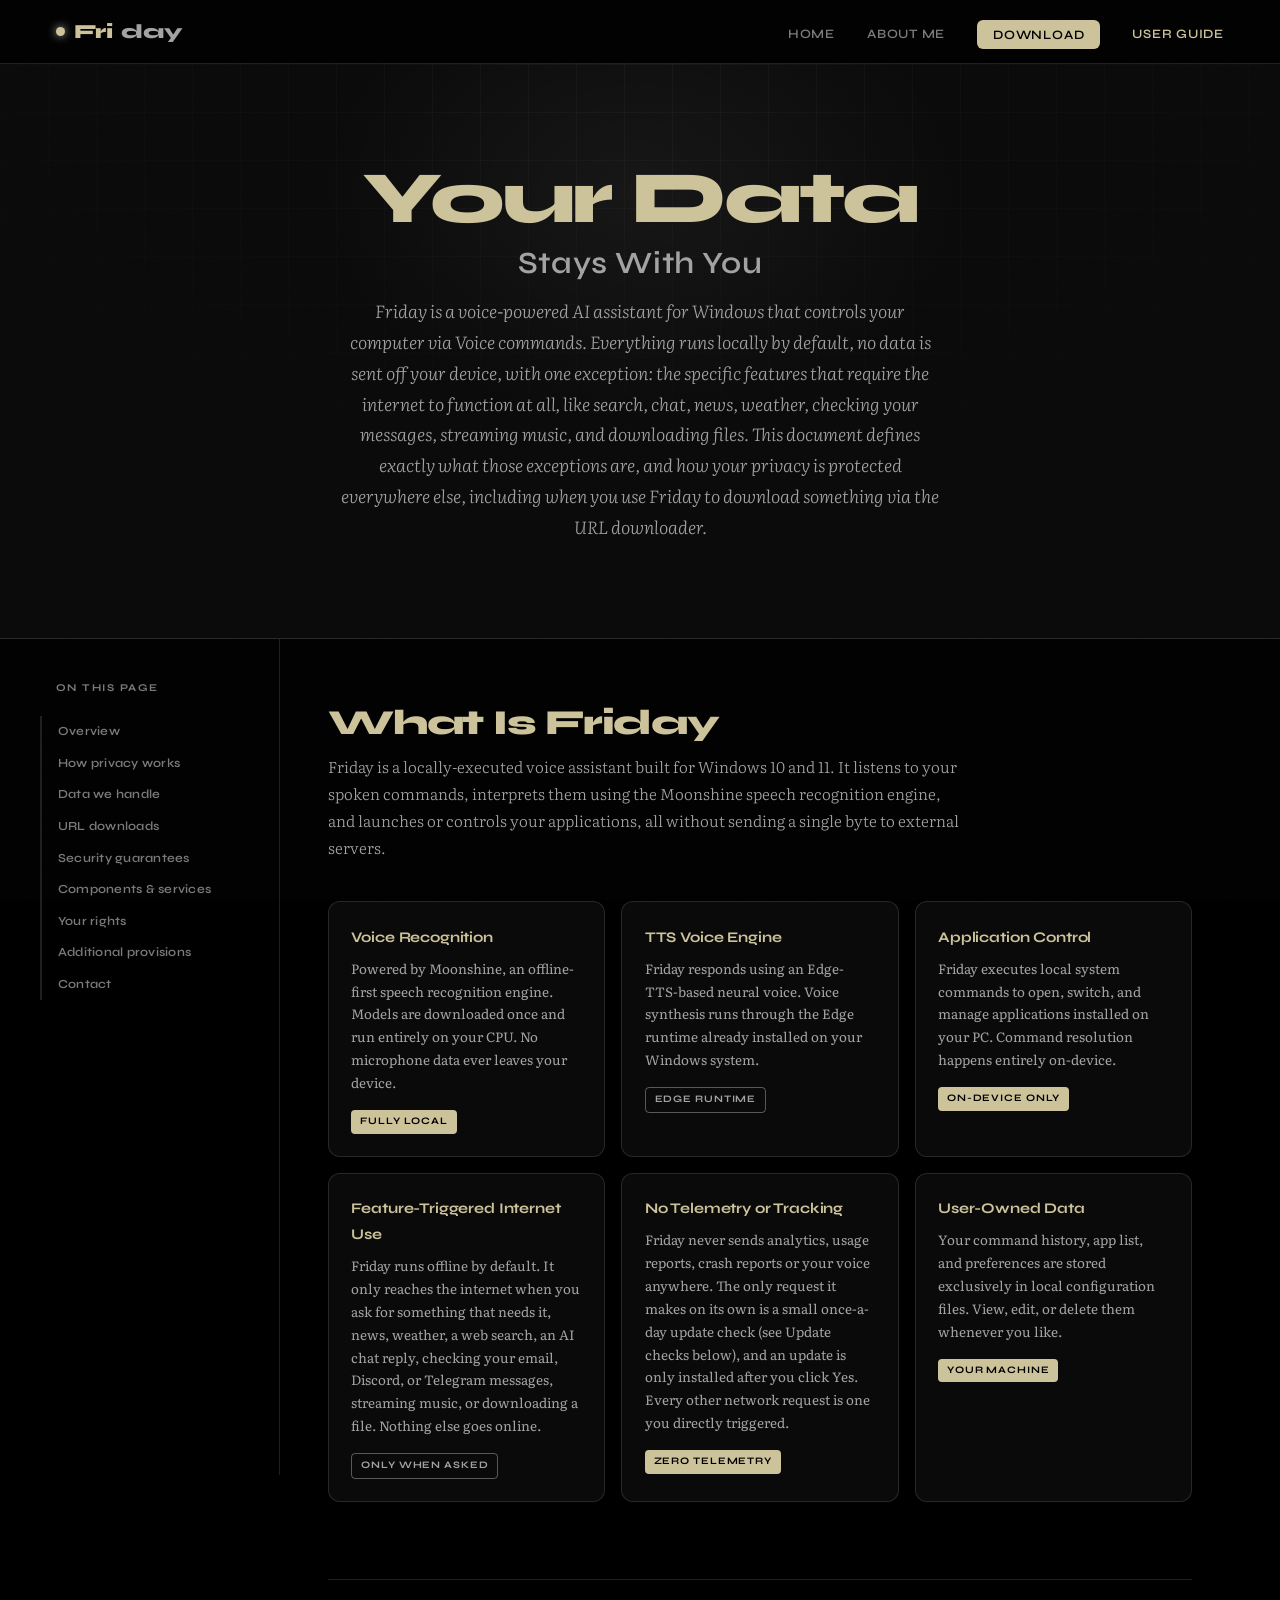
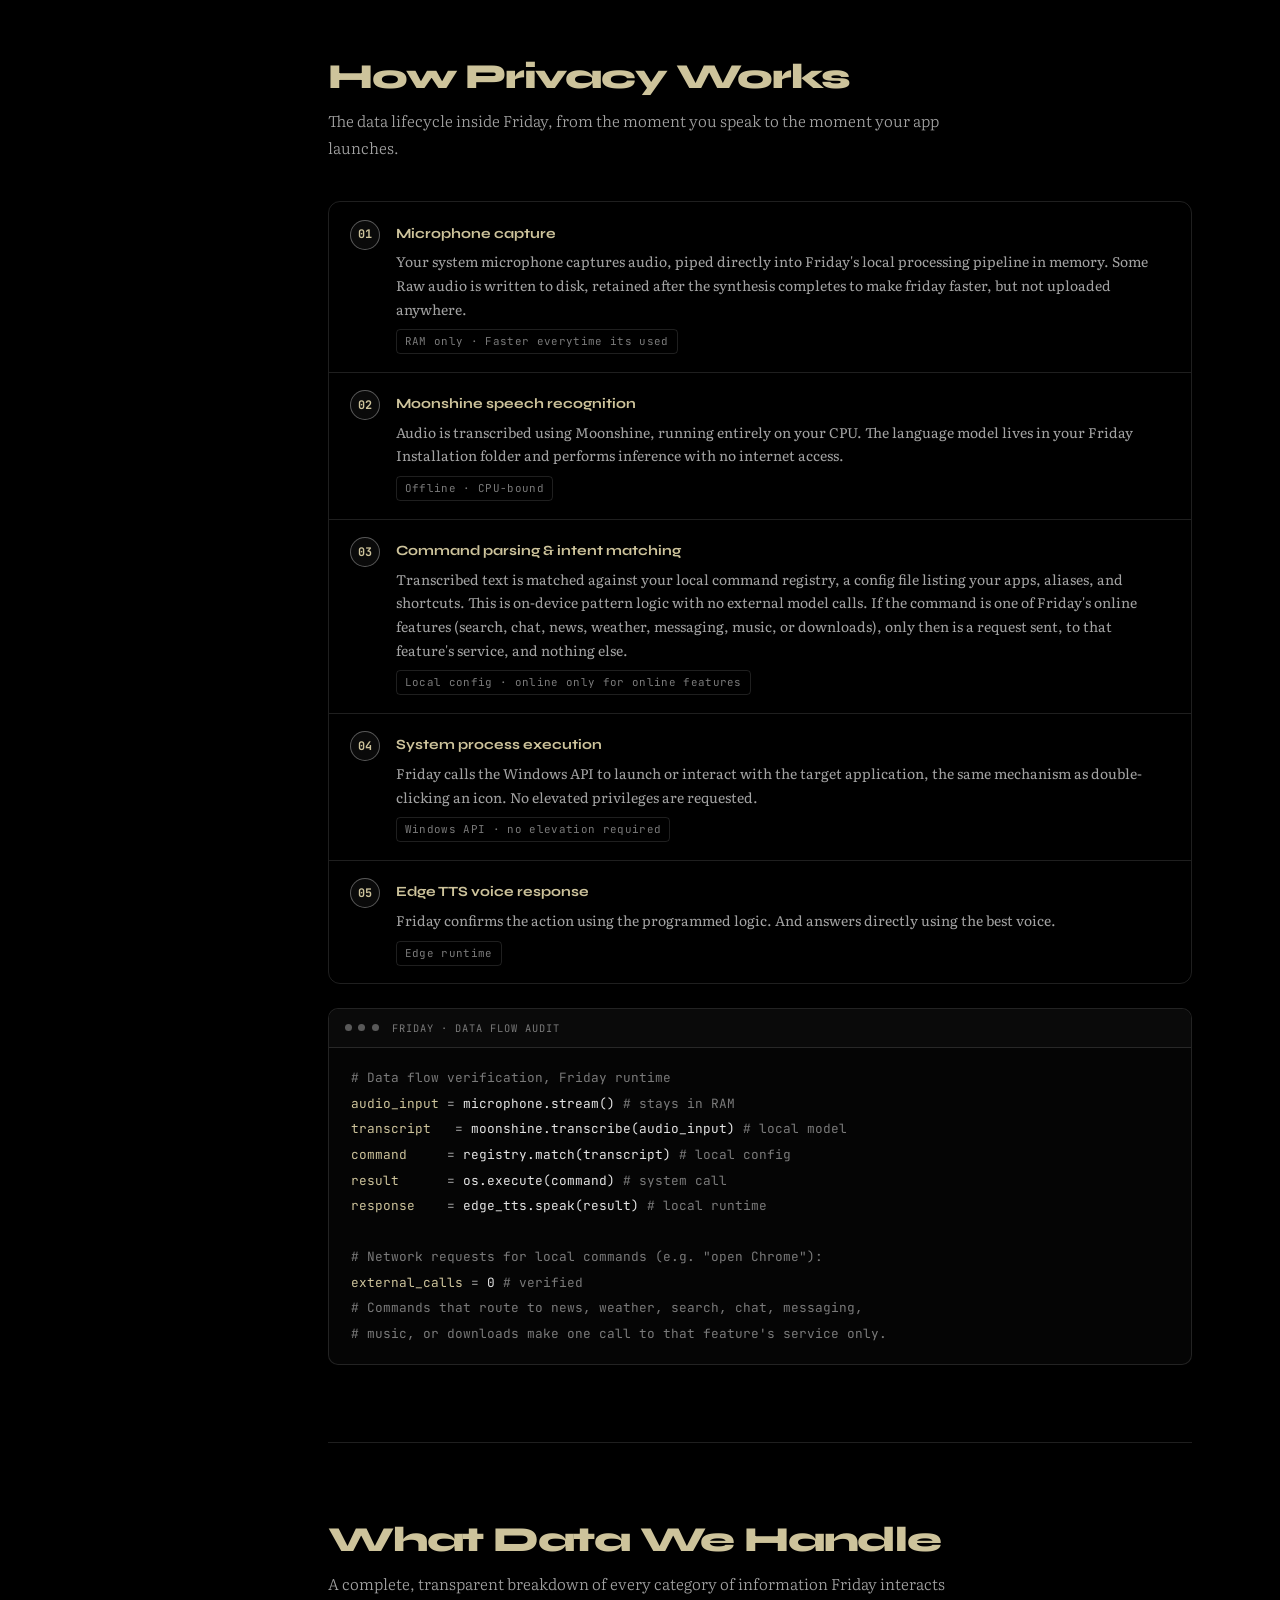
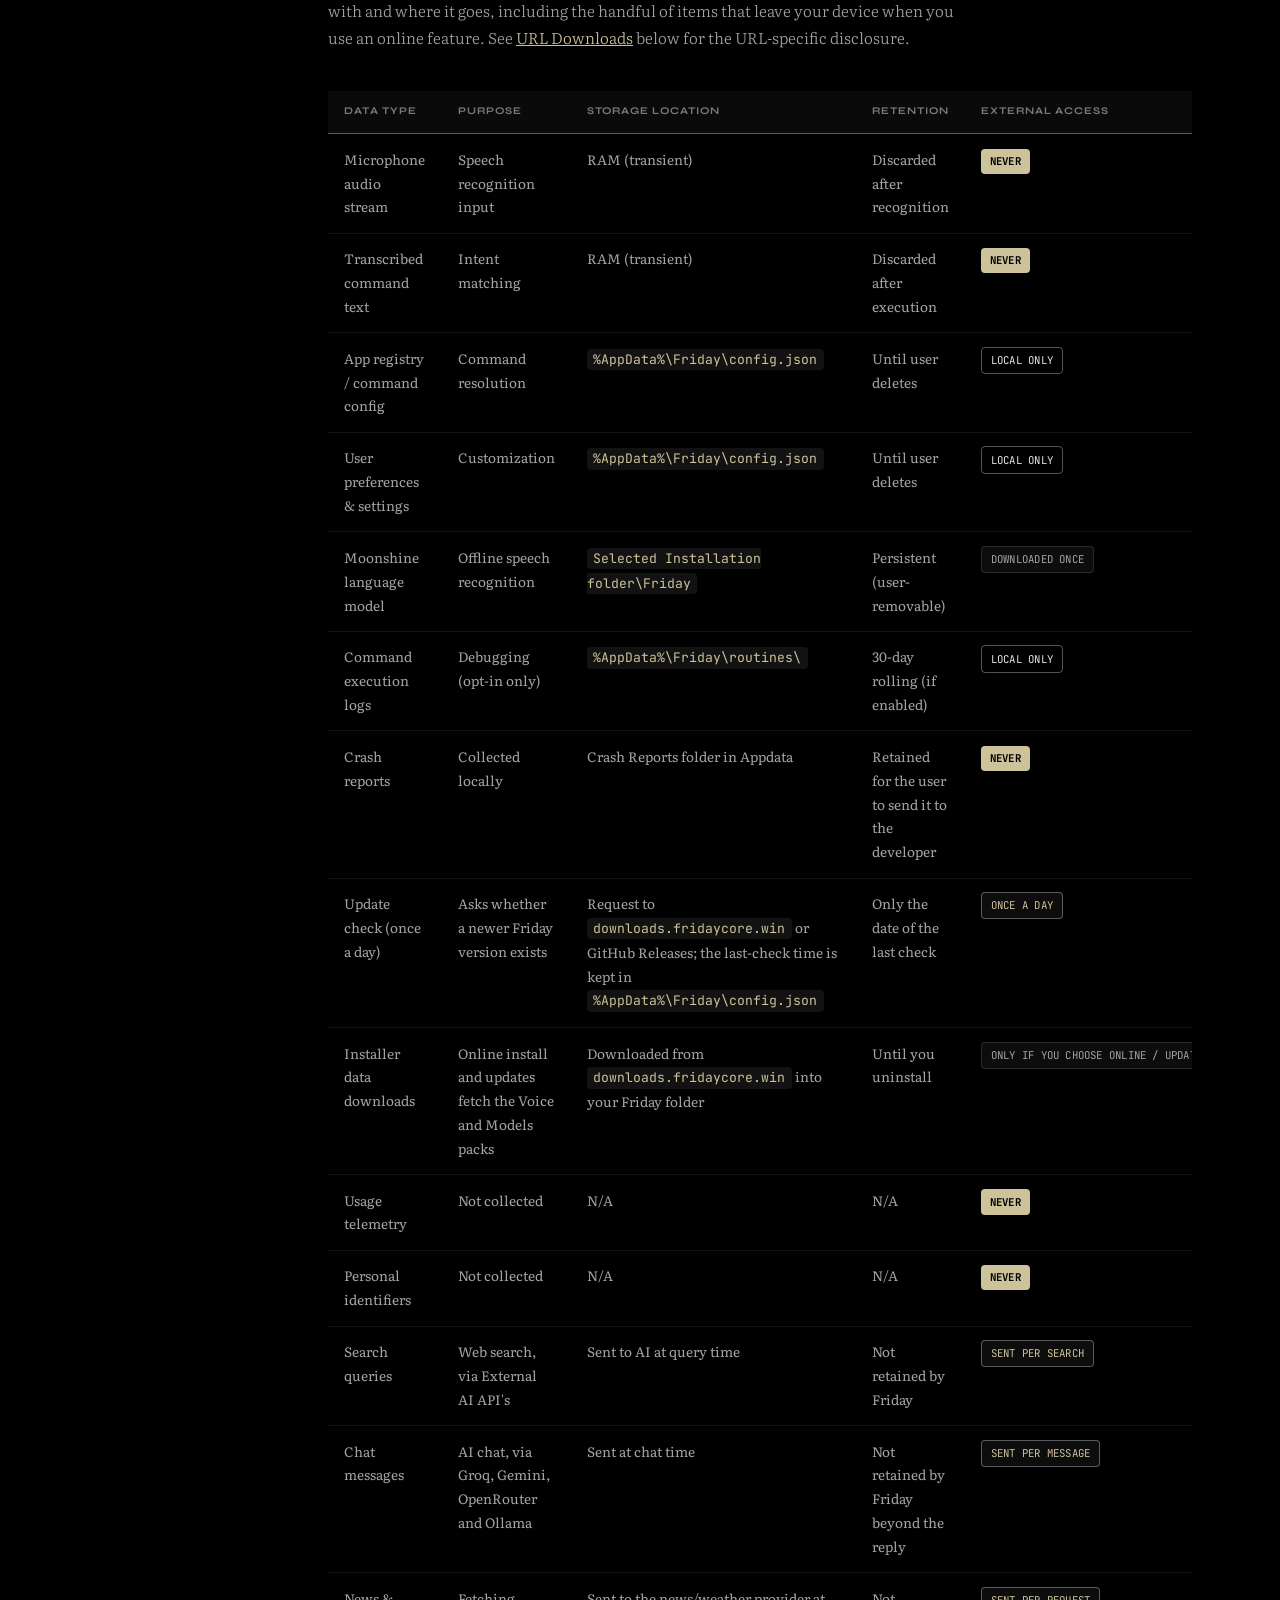
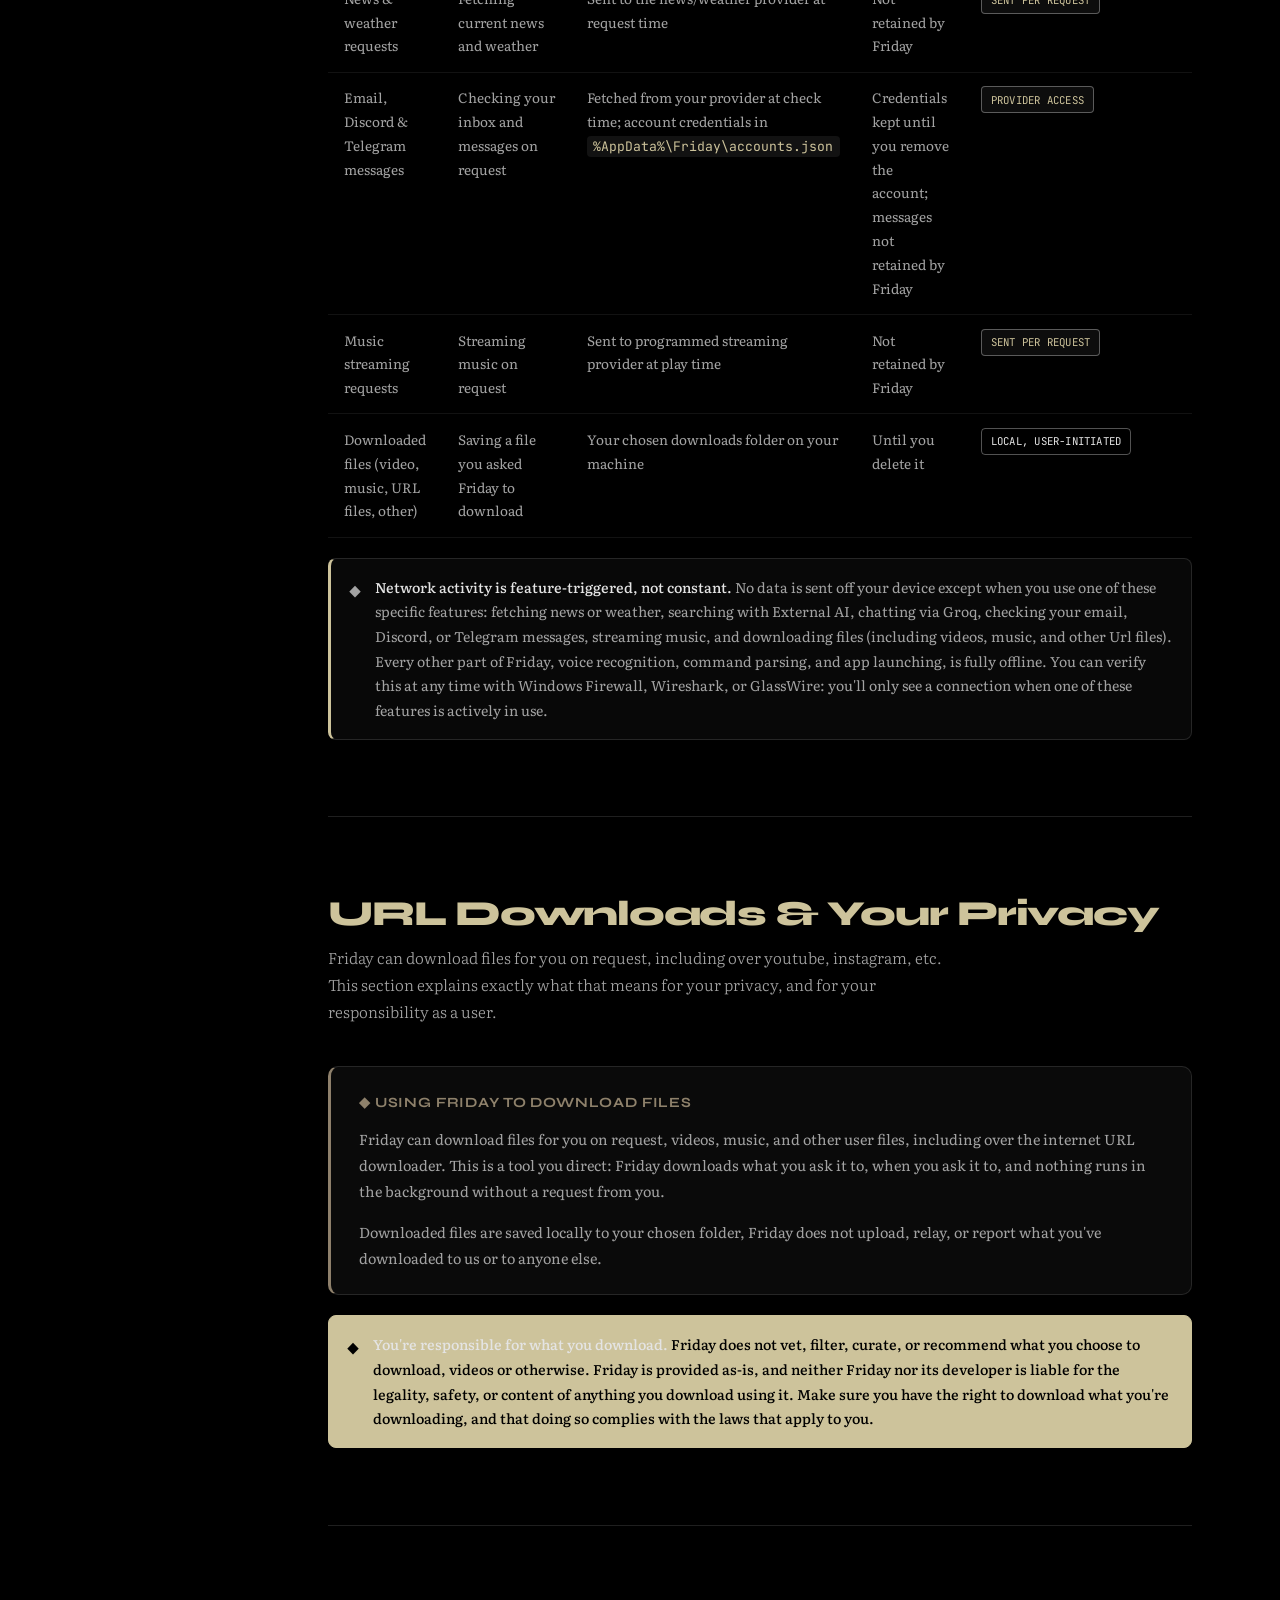
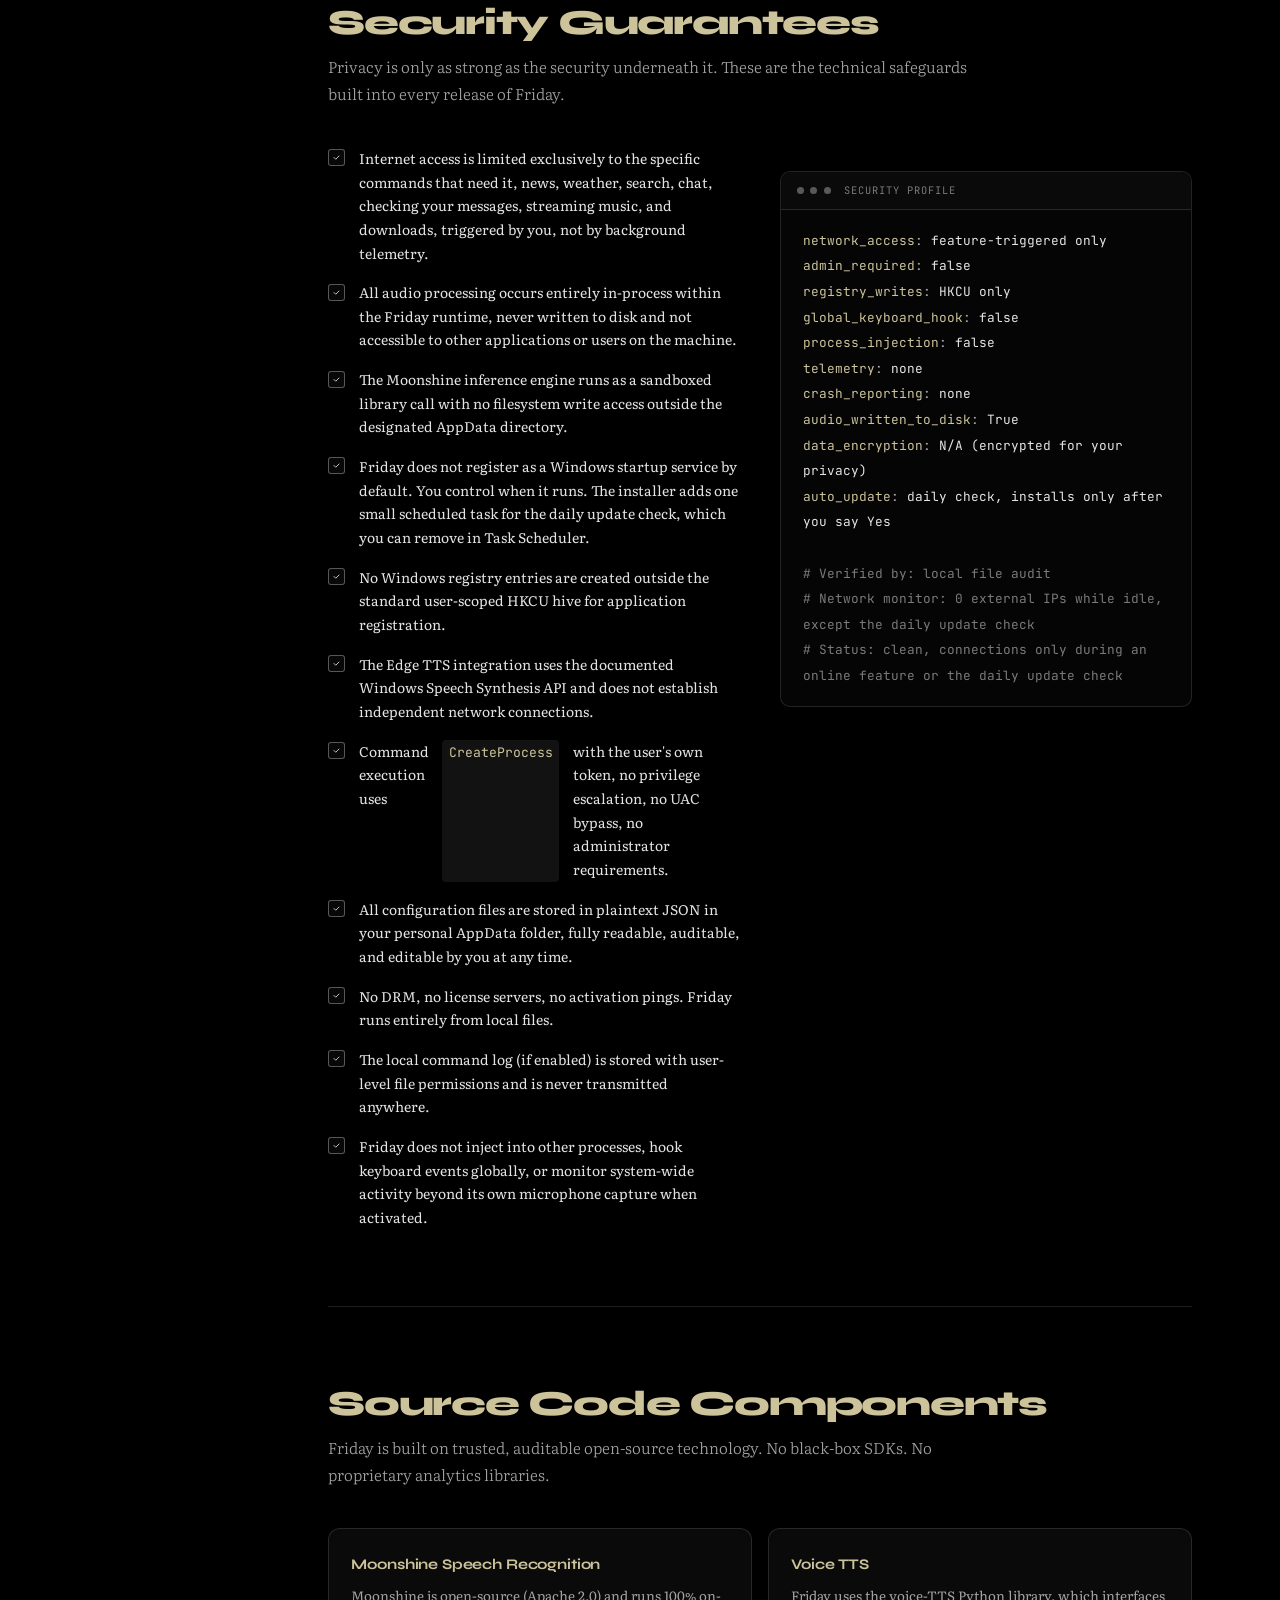
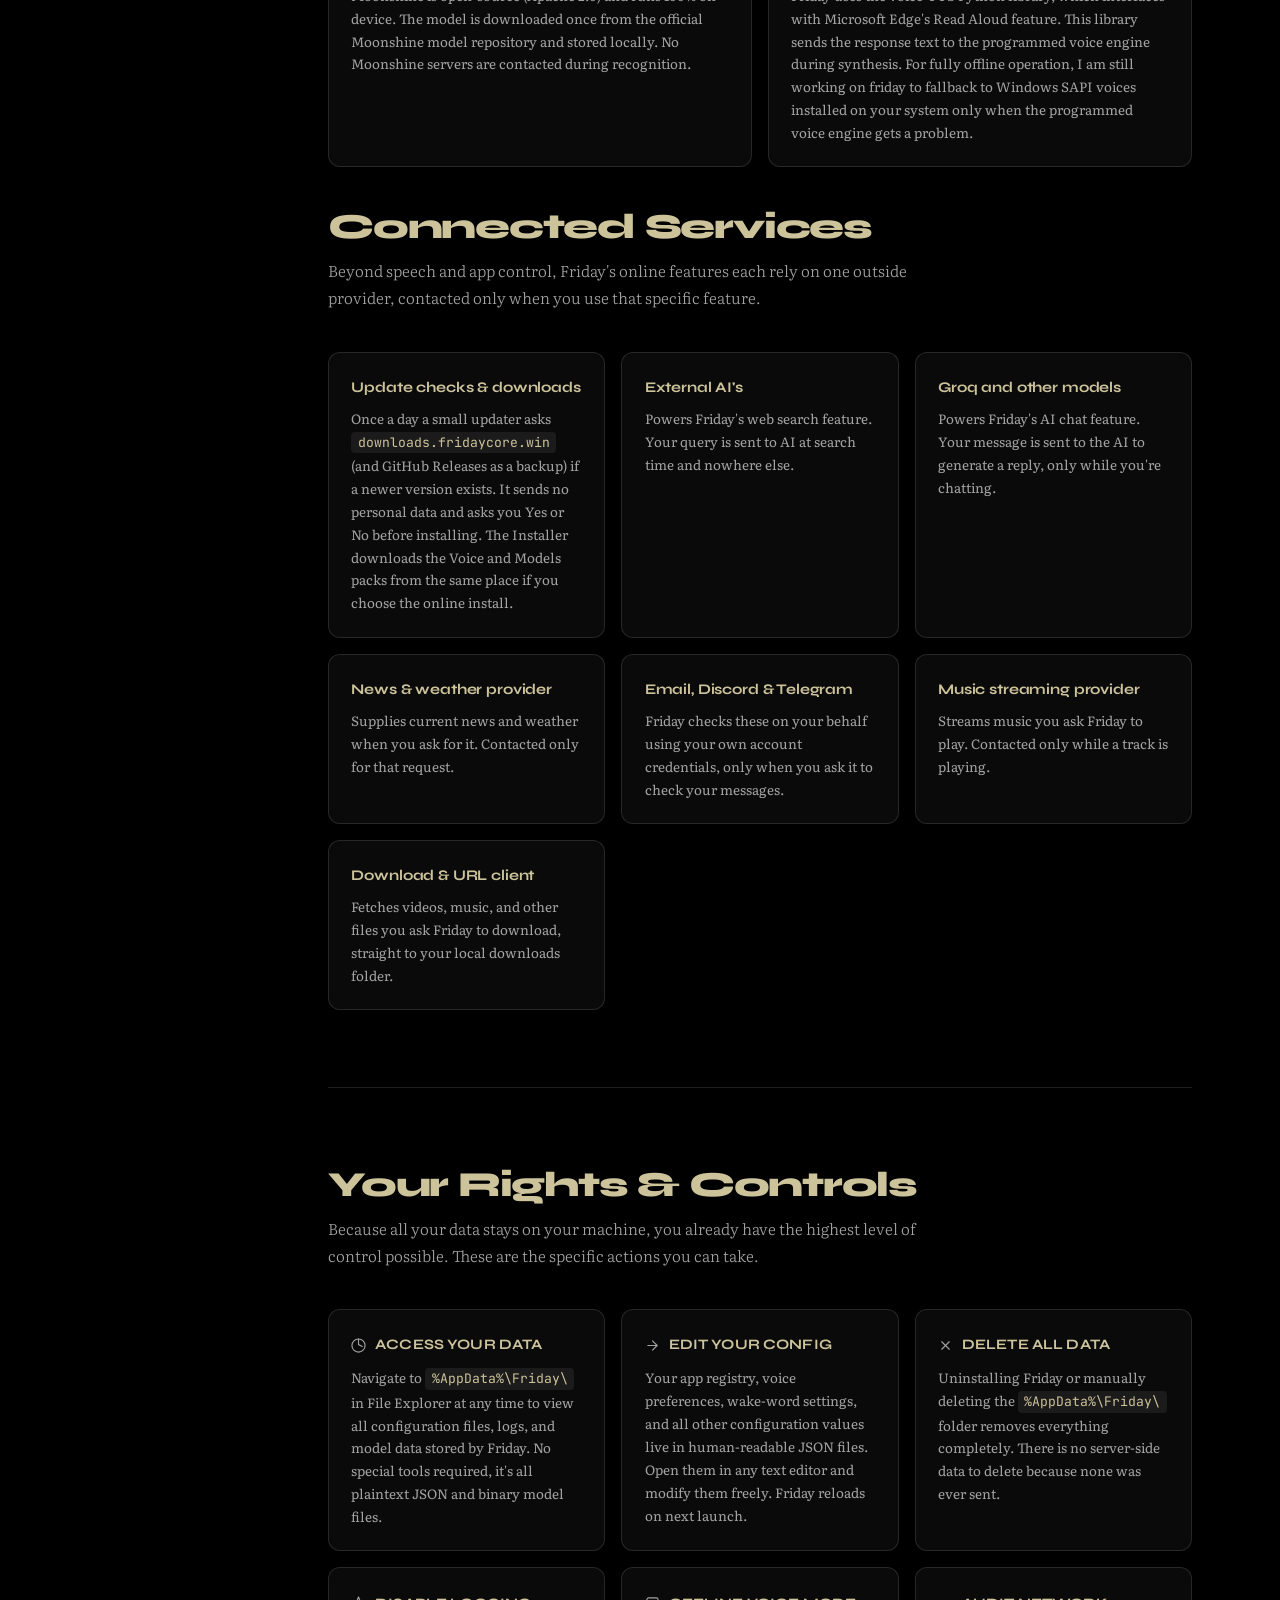
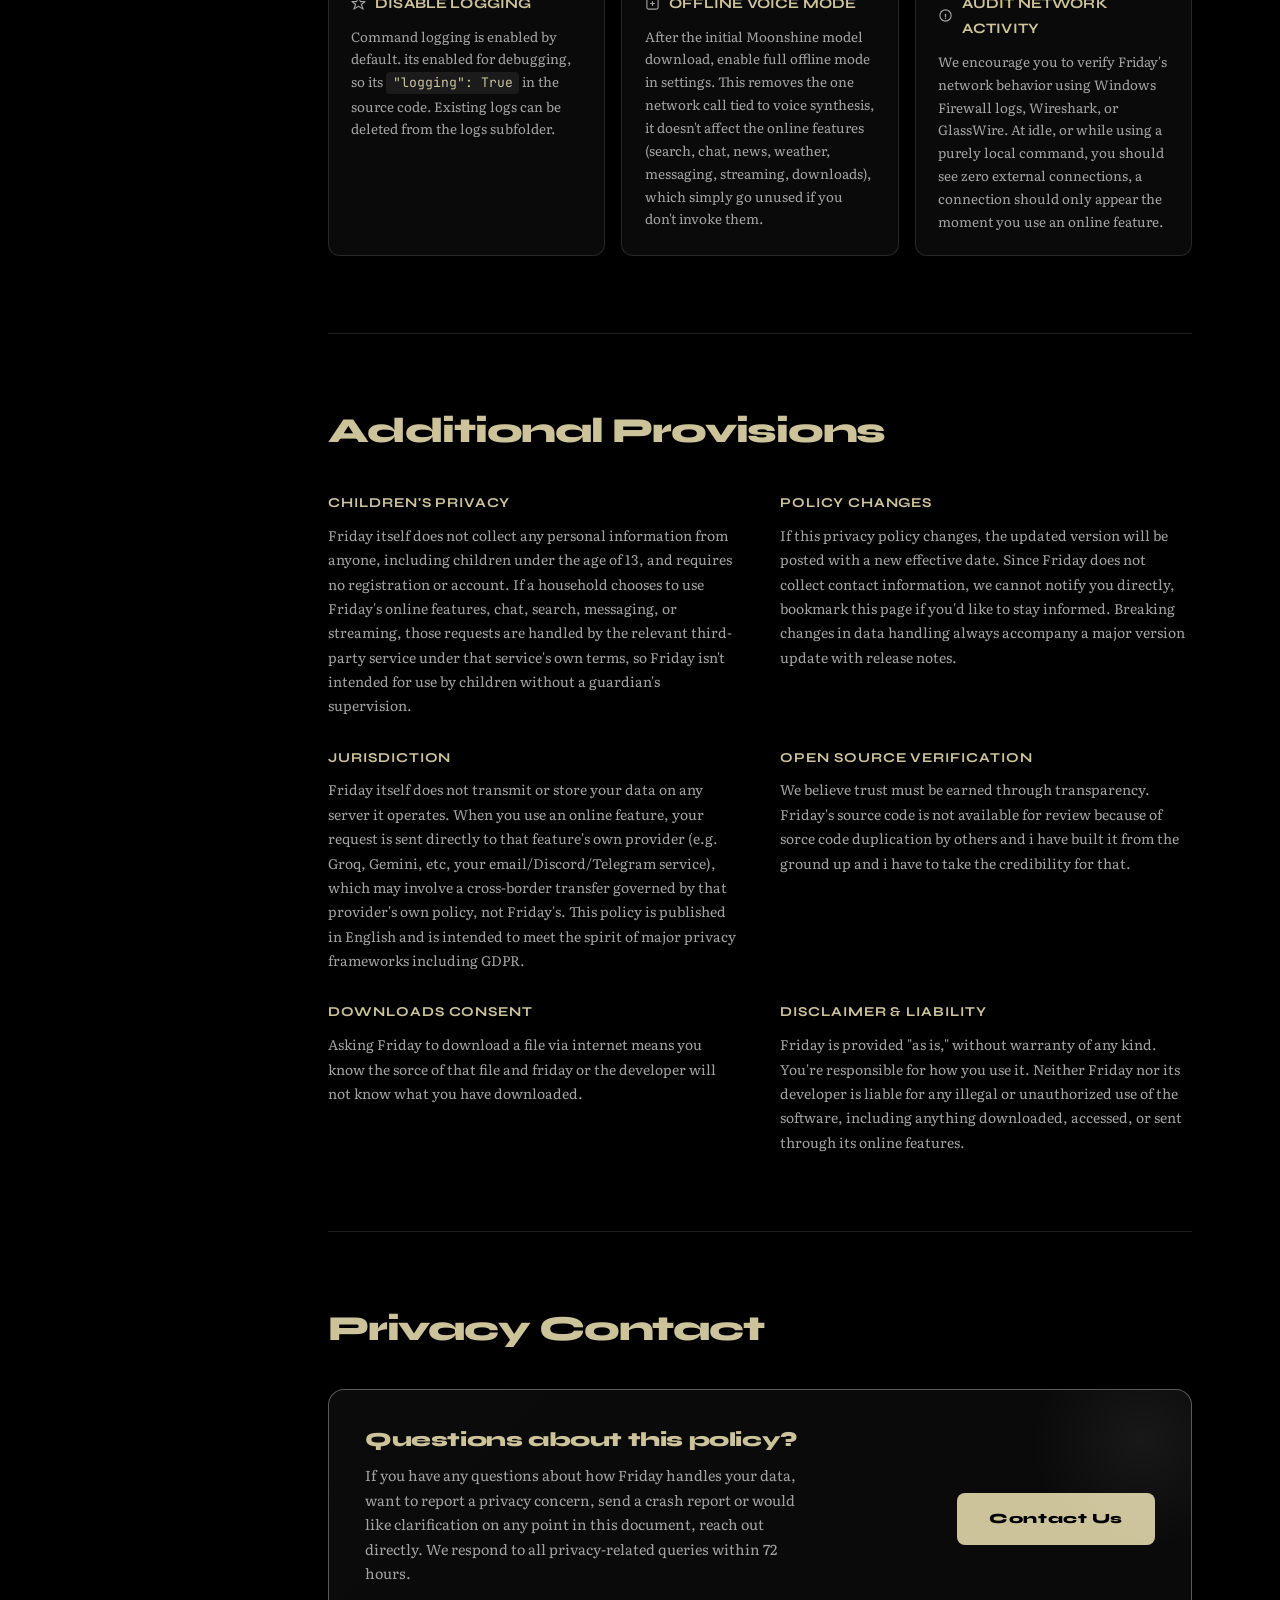
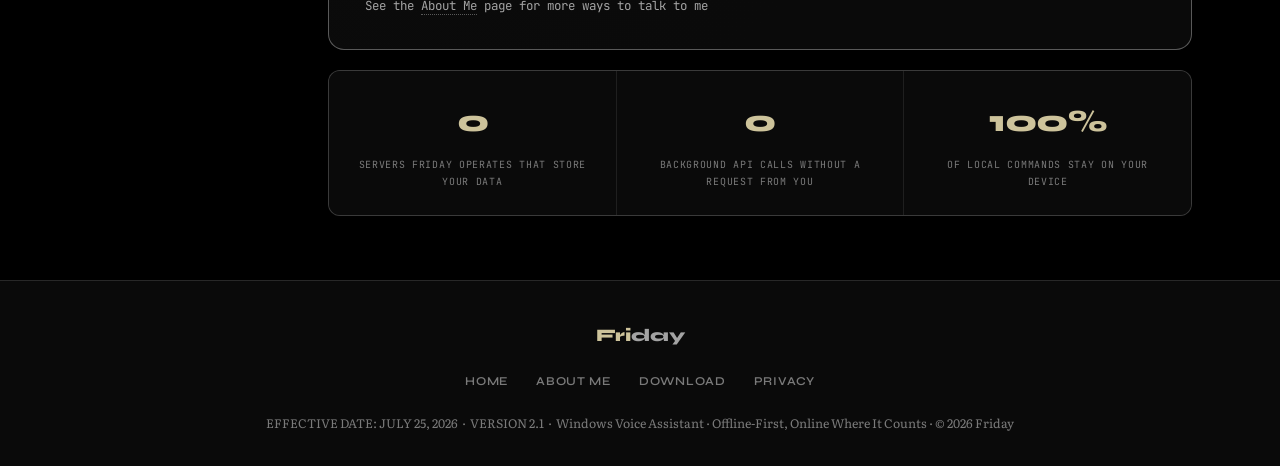
<file: privacy.html>
<!DOCTYPE html>
<html lang="en">
<head>
<meta charset="UTF-8">
<meta name="viewport" content="width=device-width, initial-scale=1.0">
<title>Privacy Policy, Friday Voice Assistant</title>
<link rel="preconnect" href="https://fonts.googleapis.com">
<link rel="stylesheet" href="css/privacy.css">
<link rel="icon" type="image/ico" href="images/Friday.ico">
<link href="https://fonts.googleapis.com/css2?family=Syne:wght@400;600;700;800&family=Literata:ital,wght@0,300;0,400;0,500;1,300&family=JetBrains+Mono:wght@400;500;700&display=swap" rel="stylesheet">
</head>
<body>

<nav>
  <a href="index.html" class="logo">
    <div class="logo-pulse"></div>
    Fri<em>day</em>
  </a>
  <ul class="nav-links">
    <li><a href="index.html">Home</a></li>
    <li><a href="about-me.html">About Me</a></li>
    <li><a href="download.html" class="nav-btn">Download</a></li>
    <li><a href="How-to-use.html" class="current">User Guide</a></li>
  </ul>
  <button class="burger" id="burger" aria-label="Menu">
    <span></span><span></span><span></span>
  </button>
</nav>

<div class="mob-nav" id="mobNav">
  <a href="index.html">Home</a>
  <a href="about-me.html">About Me</a>
  <a href="download.html">Download</a>
  <a href="How-to-use.html">User Guide</a>
</div>

<!-- HERO -->
<div class="hero-band">
  <h1>Your Data <em>Stays With You</em></h1>
  <p>Friday is a voice-powered AI assistant for Windows that controls your computer via Voice commands. Everything runs locally by default, no data is sent off your device, with one exception: the specific features that require the internet to function at all, like search, chat, news, weather, checking your messages, streaming music, and downloading files. This document defines exactly what those exceptions are, and how your privacy is protected everywhere else, including when you use Friday to download something via the URL downloader.</p>
</div>

<div class="page-body">
  <aside class="sidebar">
    <div class="toc-label">On this page</div>
    <ul class="toc-list" id="toc">
      <li class="active-toc"><a href="#overview">Overview</a></li>
      <li><a href="#how">How privacy works</a></li>
      <li><a href="#data">Data we handle</a></li>
      <li><a href="#torrent">URL downloads</a></li>
      <li><a href="#security">Security guarantees</a></li>
      <li><a href="#components">Components &amp; services</a></li>
      <li><a href="#rights">Your rights</a></li>
      <li><a href="#provisions">Additional provisions</a></li>
      <li><a href="#contact">Contact</a></li>
    </ul>
  </aside>

  <main class="main-content">

    <!-- OVERVIEW -->
    <div id="overview">
      <div class="sec-header">
        <h2>What Is Friday</h2>
        <p>Friday is a locally-executed voice assistant built for Windows 10 and 11. It listens to your spoken commands, interprets them using the Moonshine speech recognition engine, and launches or controls your applications, all without sending a single byte to external servers.</p>
      </div>

      <div class="req-grid">
        <div class="req-card">
          <h4>Voice Recognition</h4>
          <p>Powered by Moonshine, an offline-first speech recognition engine. Models are downloaded once and run entirely on your CPU. No microphone data ever leaves your device.</p>
          <span class="req-tag solid">Fully local</span>
        </div>
        <div class="req-card">
          <h4>TTS Voice Engine</h4>
          <p>Friday responds using an Edge-TTS-based neural voice. Voice synthesis runs through the Edge runtime already installed on your Windows system.</p>
          <span class="req-tag outline">Edge runtime</span>
        </div>
        <div class="req-card">
          <h4>Application Control</h4>
          <p>Friday executes local system commands to open, switch, and manage applications installed on your PC. Command resolution happens entirely on-device.</p>
          <span class="req-tag solid">On-device only</span>
        </div>
        <div class="req-card">
          <h4>Feature-Triggered Internet Use</h4>
          <p>Friday runs offline by default. It only reaches the internet when you ask for something that needs it, news, weather, a web search, an AI chat reply, checking your email, Discord, or Telegram messages, streaming music, or downloading a file. Nothing else goes online.</p>
          <span class="req-tag outline">Only when asked</span>
        </div>
        <div class="req-card">
          <h4>No Telemetry or Tracking</h4>
          <p>Friday never sends analytics, usage reports, crash reports or your voice anywhere. The only request it makes on its own is a small once-a-day update check (see Update checks below), and an update is only installed after you click Yes. Every other network request is one you directly triggered.</p>
          <span class="req-tag solid">Zero telemetry</span>
        </div>
        <div class="req-card">
          <h4>User-Owned Data</h4>
          <p>Your command history, app list, and preferences are stored exclusively in local configuration files. View, edit, or delete them whenever you like.</p>
          <span class="req-tag solid">Your machine</span>
        </div>
      </div>
    </div>

    <div class="divider"></div>

    <!-- HOW PRIVACY WORKS -->
    <div id="how">
      <div class="sec-header">
        <h2>How Privacy Works</h2>
        <p>The data lifecycle inside Friday, from the moment you speak to the moment your app launches.</p>
      </div>

      <div class="startup-steps">
        <div class="startup-step">
          <div class="startup-step-num">01</div>
          <div class="startup-step-text">
            <h4>Microphone capture</h4>
            <p>Your system microphone captures audio, piped directly into Friday's local processing pipeline in memory. Some Raw audio is written to disk, retained after the synthesis completes to make friday faster, but not uploaded anywhere.</p>
            <span class="startup-step-tag">RAM only · Faster everytime its used</span>
          </div>
        </div>
        <div class="startup-step">
          <div class="startup-step-num">02</div>
          <div class="startup-step-text">
            <h4>Moonshine speech recognition</h4>
            <p>Audio is transcribed using Moonshine, running entirely on your CPU. The language model lives in your Friday Installation folder and performs inference with no internet access.</p>
            <span class="startup-step-tag">Offline · CPU-bound</span>
          </div>
        </div>
        <div class="startup-step">
          <div class="startup-step-num">03</div>
          <div class="startup-step-text">
            <h4>Command parsing &amp; intent matching</h4>
            <p>Transcribed text is matched against your local command registry, a config file listing your apps, aliases, and shortcuts. This is on-device pattern logic with no external model calls. If the command is one of Friday's online features (search, chat, news, weather, messaging, music, or downloads), only then is a request sent, to that feature's service, and nothing else.</p>
            <span class="startup-step-tag">Local config · online only for online features</span>
          </div>
        </div>
        <div class="startup-step">
          <div class="startup-step-num">04</div>
          <div class="startup-step-text">
            <h4>System process execution</h4>
            <p>Friday calls the Windows API to launch or interact with the target application, the same mechanism as double-clicking an icon. No elevated privileges are requested.</p>
            <span class="startup-step-tag">Windows API · no elevation required</span>
          </div>
        </div>
        <div class="startup-step">
          <div class="startup-step-num">05</div>
          <div class="startup-step-text">
            <h4>Edge TTS voice response</h4>
            <p>Friday confirms the action using the programmed logic. And answers directly using the best voice.</p>
            <span class="startup-step-tag">Edge runtime</span>
          </div>
        </div>
      </div>

      <div class="code-flow">
        <div class="code-flow-bar">
          <div class="code-flow-dot"></div><div class="code-flow-dot"></div><div class="code-flow-dot"></div>
          <span>Friday · data flow audit</span>
        </div>
        <div class="code-flow-body">
          <div class="c"># Data flow verification, Friday runtime</div>
          <div><span class="k">audio_input</span> = <span class="v">microphone.stream()</span> <span class="c"># stays in RAM</span></div>
          <div><span class="k">transcript</span>&nbsp;&nbsp; = <span class="v">moonshine.transcribe(audio_input)</span> <span class="c"># local model</span></div>
          <div><span class="k">command</span>&nbsp;&nbsp;&nbsp;&nbsp; = <span class="v">registry.match(transcript)</span> <span class="c"># local config</span></div>
          <div><span class="k">result</span>&nbsp;&nbsp;&nbsp;&nbsp;&nbsp; = <span class="v">os.execute(command)</span> <span class="c"># system call</span></div>
          <div><span class="k">response</span>&nbsp;&nbsp;&nbsp; = <span class="v">edge_tts.speak(result)</span> <span class="c"># local runtime</span></div>
          <div>&nbsp;</div>
          <div class="c"># Network requests for local commands (e.g. "open Chrome"):</div>
          <div><span class="k">external_calls</span> = <span class="v">0</span> <span class="c"># verified</span></div>
          <div class="c"># Commands that route to news, weather, search, chat, messaging,</div>
          <div class="c"># music, or downloads make one call to that feature's service only.</div>
        </div>
      </div>
    </div>

    <div class="divider"></div>

    <!-- DATA TABLE -->
    <div id="data">
      <div class="sec-header">
        <h2>What Data We Handle</h2>
        <p>A complete, transparent breakdown of every category of information Friday interacts with and where it goes, including the handful of items that leave your device when you use an online feature. See <a href="#torrent" style="color:var(--white)">URL Downloads</a> below for the URL-specific disclosure.</p>
      </div>

      <div class="table-wrap">
        <table class="priv-table">
          <thead>
            <tr>
              <th>Data type</th>
              <th>Purpose</th>
              <th>Storage location</th>
              <th>Retention</th>
              <th>External access</th>
            </tr>
          </thead>
          <tbody>
            <tr>
              <td>Microphone audio stream</td>
              <td>Speech recognition input</td>
              <td>RAM (transient)</td>
              <td>Discarded after recognition</td>
              <td><span class="badge badge-never">NEVER</span></td>
            </tr>
            <tr>
              <td>Transcribed command text</td>
              <td>Intent matching</td>
              <td>RAM (transient)</td>
              <td>Discarded after execution</td>
              <td><span class="badge badge-never">NEVER</span></td>
            </tr>
            <tr>
              <td>App registry / command config</td>
              <td>Command resolution</td>
              <td><code>%AppData%\Friday\config.json</code></td>
              <td>Until user deletes</td>
              <td><span class="badge badge-local">LOCAL ONLY</span></td>
            </tr>
            <tr>
              <td>User preferences &amp; settings</td>
              <td>Customization</td>
              <td><code>%AppData%\Friday\config.json</code></td>
              <td>Until user deletes</td>
              <td><span class="badge badge-local">LOCAL ONLY</span></td>
            </tr>
            <tr>
              <td>Moonshine language model</td>
              <td>Offline speech recognition</td>
              <td><code>Selected Installation folder\Friday</code></td>
              <td>Persistent (user-removable)</td>
              <td><span class="badge badge-once">DOWNLOADED ONCE</span></td>
            </tr>
            <tr>
              <td>Command execution logs</td>
              <td>Debugging (opt-in only)</td>
              <td><code>%AppData%\Friday\routines\</code></td>
              <td>30-day rolling (if enabled)</td>
              <td><span class="badge badge-local">LOCAL ONLY</span></td>
            </tr>
            <tr>
              <td>Crash reports</td>
              <td>Collected locally</td>
              <td>Crash Reports folder in Appdata</td>
              <td>Retained for the user to send it to the developer</td>
              <td><span class="badge badge-never">NEVER</span></td>
            </tr>
            <tr>
              <td>Update check (once a day)</td>
              <td>Asks whether a newer Friday version exists</td>
              <td>Request to <code>downloads.fridaycore.win</code> or GitHub Releases; the last-check time is kept in <code>%AppData%\Friday\config.json</code></td>
              <td>Only the date of the last check</td>
              <td><span class="badge badge-net">ONCE A DAY</span></td>
            </tr>
            <tr>
              <td>Installer data downloads</td>
              <td>Online install and updates fetch the Voice and Models packs</td>
              <td>Downloaded from <code>downloads.fridaycore.win</code> into your Friday folder</td>
              <td>Until you uninstall</td>
              <td><span class="badge badge-once">ONLY IF YOU CHOOSE ONLINE / UPDATE</span></td>
            </tr>
            <tr>
              <td>Usage telemetry</td>
              <td>Not collected</td>
              <td>N/A</td>
              <td>N/A</td>
              <td><span class="badge badge-never">NEVER</span></td>
            </tr>
            <tr>
              <td>Personal identifiers</td>
              <td>Not collected</td>
              <td>N/A</td>
              <td>N/A</td>
              <td><span class="badge badge-never">NEVER</span></td>
            </tr>
            <tr>
              <td>Search queries</td>
              <td>Web search, via External AI API's</td>
              <td>Sent to AI at query time</td>
              <td>Not retained by Friday</td>
              <td><span class="badge badge-net">SENT PER SEARCH</span></td>
            </tr>
            <tr>
              <td>Chat messages</td>
              <td>AI chat, via Groq, Gemini, OpenRouter and Ollama</td>
              <td>Sent  at chat time</td>
              <td>Not retained by Friday beyond the reply</td>
              <td><span class="badge badge-net">SENT PER MESSAGE</span></td>
            </tr>
            <tr>
              <td>News &amp; weather requests</td>
              <td>Fetching current news and weather</td>
              <td>Sent to the news/weather provider at request time</td>
              <td>Not retained by Friday</td>
              <td><span class="badge badge-net">SENT PER REQUEST</span></td>
            </tr>
            <tr>
              <td>Email, Discord &amp; Telegram messages</td>
              <td>Checking your inbox and messages on request</td>
              <td>Fetched from your provider at check time; account credentials in <code>%AppData%\Friday\accounts.json</code></td>
              <td>Credentials kept until you remove the account; messages not retained by Friday</td>
              <td><span class="badge badge-net">PROVIDER ACCESS</span></td>
            </tr>
            <tr>
              <td>Music streaming requests</td>
              <td>Streaming music on request</td>
              <td>Sent to programmed streaming provider at play time</td>
              <td>Not retained by Friday</td>
              <td><span class="badge badge-net">SENT PER REQUEST</span></td>
            </tr>
            <tr>
              <td>Downloaded files (video, music, URL files, other)</td>
              <td>Saving a file you asked Friday to download</td>
              <td>Your chosen downloads folder on your machine</td>
              <td>Until you delete it</td>
              <td><span class="badge badge-local">LOCAL, USER-INITIATED</span></td>
            </tr>
          </tbody>
        </table>
      </div>

      <div class="callout callout-tip">
        <span class="callout-icon">◆</span>
        <span><strong>Network activity is feature-triggered, not constant.</strong> No data is sent off your device except when you use one of these specific features: fetching news or weather, searching with External AI, chatting via Groq, checking your email, Discord, or Telegram messages, streaming music, and downloading files (including videos, music, and other Url files). Every other part of Friday, voice recognition, command parsing, and app launching, is fully offline. You can verify this at any time with Windows Firewall, Wireshark, or GlassWire: you'll only see a connection when one of these features is actively in use.</span>
      </div>
    </div>

    <div class="divider"></div>

    <!-- TORRENT -->
    <div id="torrent">
      <div class="sec-header">
        <h2>URL Downloads &amp; Your Privacy</h2>
        <p>Friday can download files for you on request, including over youtube, instagram, etc. This section explains exactly what that means for your privacy, and for your responsibility as a user.</p>
      </div>

      <div class="torrent-panel">
        <h4>◆ Using Friday to download files</h4>
        <p>Friday can download files for you on request, videos, music, and other user files, including over the internet URL downloader. This is a tool you direct: Friday downloads what you ask it to, when you ask it to, and nothing runs in the background without a request from you.</p>
        <p>Downloaded files are saved locally to your chosen folder, Friday does not upload, relay, or report what you've downloaded to us or to anyone else.</p>
      </div>

      <div class="callout callout-warn">
        <span class="callout-icon">◆</span>
        <span><strong>You're responsible for what you download.</strong> Friday does not vet, filter, curate, or recommend what you choose to download, videos or otherwise. Friday is provided as-is, and neither Friday nor its developer is liable for the legality, safety, or content of anything you download using it. Make sure you have the right to download what you're downloading, and that doing so complies with the laws that apply to you.</span>
      </div>
    </div>

    <div class="divider"></div>

    <!-- SECURITY -->
    <div id="security">
      <div class="sec-header">
        <h2>Security Guarantees</h2>
        <p>Privacy is only as strong as the security underneath it. These are the technical safeguards built into every release of Friday.</p>
      </div>

      <div class="two-col">
        <ul class="sec-list">
          <li>Internet access is limited exclusively to the specific commands that need it, news, weather, search, chat, checking your messages, streaming music, and downloads, triggered by you, not by background telemetry.</li>
          <li>All audio processing occurs entirely in-process within the Friday runtime, never written to disk and not accessible to other applications or users on the machine.</li>
          <li>The Moonshine inference engine runs as a sandboxed library call with no filesystem write access outside the designated AppData directory.</li>
          <li>Friday does not register as a Windows startup service by default. You control when it runs. The installer adds one small scheduled task for the daily update check, which you can remove in Task Scheduler.</li>
          <li>No Windows registry entries are created outside the standard user-scoped HKCU hive for application registration.</li>
          <li>The Edge TTS integration uses the documented Windows Speech Synthesis API and does not establish independent network connections.</li>
          <li>Command execution uses <code>CreateProcess</code> with the user's own token, no privilege escalation, no UAC bypass, no administrator requirements.</li>
          <li>All configuration files are stored in plaintext JSON in your personal AppData folder, fully readable, auditable, and editable by you at any time.</li>
          <li>No DRM, no license servers, no activation pings. Friday runs entirely from local files.</li>
          <li>The local command log (if enabled) is stored with user-level file permissions and is never transmitted anywhere.</li>
          <li>Friday does not inject into other processes, hook keyboard events globally, or monitor system-wide activity beyond its own microphone capture when activated.</li>
        </ul>

        <div class="code-flow">
          <div class="code-flow-bar">
            <div class="code-flow-dot"></div><div class="code-flow-dot"></div><div class="code-flow-dot"></div>
            <span>Security profile</span>
          </div>
          <div class="code-flow-body">
            <div><span class="k">network_access</span>: <span class="v">feature-triggered only</span></div>
            <div><span class="k">admin_required</span>: <span class="v">false</span></div>
            <div><span class="k">registry_writes</span>: <span class="v">HKCU only</span></div>
            <div><span class="k">global_keyboard_hook</span>: <span class="v">false</span></div>
            <div><span class="k">process_injection</span>: <span class="v">false</span></div>
            <div><span class="k">telemetry</span>: <span class="v">none</span></div>
            <div><span class="k">crash_reporting</span>: <span class="v">none</span></div>
            <div><span class="k">audio_written_to_disk</span>: <span class="v">True</span></div>
            <div><span class="k">data_encryption</span>: <span class="v">N/A (encrypted for your privacy)</span></div>
            <div><span class="k">auto_update</span>: <span class="v">daily check, installs only after you say Yes</span></div>
            <div>&nbsp;</div>
            <div class="c"># Verified by: local file audit</div>
            <div class="c"># Network monitor: 0 external IPs while idle, except the daily update check</div>
            <div class="c"># Status: clean, connections only during an online feature or the daily update check</div>
          </div>
        </div>
      </div>
    </div>

    <div class="divider"></div>

    <!-- OPEN SOURCE COMPONENTS -->
    <div id="components">
      <div class="sec-header">
        <h2>Source Code Components</h2>
        <p>Friday is built on trusted, auditable open-source technology. No black-box SDKs. No proprietary analytics libraries.</p>
      </div>

      <div class="req-grid">
        <div class="req-card">
          <h4>Moonshine Speech Recognition</h4>
          <p>Moonshine is open-source (Apache 2.0) and runs 100% on-device. The model is downloaded once from the official Moonshine model repository and stored locally. No Moonshine servers are contacted during recognition.</p>
        </div>
        <div class="req-card">
          <h4>Voice TTS</h4>
          <p>Friday uses the voice-TTS Python library, which interfaces with Microsoft Edge's Read Aloud feature. This library sends the response text to the programmed voice engine during synthesis. For fully offline operation, I am still working on friday to fallback to Windows SAPI voices installed on your system only when the programmed voice engine gets a problem.</p>
        </div>
      </div>

      <div class="sec-header" style="margin-top:2.5rem">
        <h2>Connected Services</h2>
        <p>Beyond speech and app control, Friday's online features each rely on one outside provider, contacted only when you use that specific feature.</p>
      </div>

      <div class="req-grid">
        <div class="req-card">
          <h4>Update checks &amp; downloads</h4>
          <p>Once a day a small updater asks <code>downloads.fridaycore.win</code> (and GitHub Releases as a backup) if a newer version exists. It sends no personal data and asks you Yes or No before installing. The Installer downloads the Voice and Models packs from the same place if you choose the online install.</p>
        </div>
        <div class="req-card">
          <h4>External AI's</h4>
          <p>Powers Friday's web search feature. Your query is sent to AI at search time and nowhere else.</p>
        </div>
        <div class="req-card">
          <h4>Groq and other models</h4>
          <p>Powers Friday's AI chat feature. Your message is sent to the AI to generate a reply, only while you're chatting.</p>
        </div>
        <div class="req-card">
          <h4>News &amp; weather provider</h4>
          <p>Supplies current news and weather when you ask for it. Contacted only for that request.</p>
        </div>
        <div class="req-card">
          <h4>Email, Discord &amp; Telegram</h4>
          <p>Friday checks these on your behalf using your own account credentials, only when you ask it to check your messages.</p>
        </div>
        <div class="req-card">
          <h4>Music streaming provider</h4>
          <p>Streams music you ask Friday to play. Contacted only while a track is playing.</p>
        </div>
        <div class="req-card">
          <h4>Download &amp; URL client</h4>
          <p>Fetches videos, music, and other files you ask Friday to download, straight to your local downloads folder.</p>
        </div>
      </div>
    </div>

    <div class="divider"></div>

    <!-- RIGHTS -->
    <div id="rights">
      <div class="sec-header">
        <h2>Your Rights &amp; Controls</h2>
        <p>Because all your data stays on your machine, you already have the highest level of control possible. These are the specific actions you can take.</p>
      </div>

      <div class="rights-grid">
        <div class="right-card">
          <h3><svg viewBox="0 0 16 16" fill="none"><path d="M8 1v6l4 2" stroke="currentColor" stroke-width="1.2" stroke-linecap="round"/><circle cx="8" cy="8" r="7" stroke="currentColor" stroke-width="1.2"/></svg>Access your data</h3>
          <p>Navigate to <code>%AppData%\Friday\</code> in File Explorer at any time to view all configuration files, logs, and model data stored by Friday. No special tools required, it's all plaintext JSON and binary model files.</p>
        </div>
        <div class="right-card">
          <h3><svg viewBox="0 0 16 16" fill="none"><path d="M3 8h10M8 3l5 5-5 5" stroke="currentColor" stroke-width="1.2" stroke-linecap="round" stroke-linejoin="round"/></svg>Edit your config</h3>
          <p>Your app registry, voice preferences, wake-word settings, and all other configuration values live in human-readable JSON files. Open them in any text editor and modify them freely. Friday reloads on next launch.</p>
        </div>
        <div class="right-card">
          <h3><svg viewBox="0 0 16 16" fill="none"><path d="M4 4l8 8M12 4L4 12" stroke="currentColor" stroke-width="1.2" stroke-linecap="round"/></svg>Delete all data</h3>
          <p>Uninstalling Friday or manually deleting the <code>%AppData%\Friday\</code> folder removes everything completely. There is no server-side data to delete because none was ever sent.</p>
        </div>
        <div class="right-card">
          <h3><svg viewBox="0 0 16 16" fill="none"><path d="M8 1l2 5h5l-4 3 2 5-5-3-5 3 2-5L1 6h5z" stroke="currentColor" stroke-width="1.2" stroke-linejoin="round"/></svg>Disable logging</h3>
          <p>Command logging is enabled by default. its enabled for debugging, so its <code>"logging": True</code> in the source code. Existing logs can be deleted from the logs subfolder.</p>
        </div>
        <div class="right-card">
          <h3><svg viewBox="0 0 16 16" fill="none"><rect x="2" y="2" width="12" height="12" rx="2" stroke="currentColor" stroke-width="1.2"/><path d="M6 8h4M8 6v4" stroke="currentColor" stroke-width="1.2" stroke-linecap="round"/></svg>Offline voice mode</h3>
          <p>After the initial Moonshine model download, enable full offline mode in settings. This removes the one network call tied to voice synthesis, it doesn't affect the online features (search, chat, news, weather, messaging, streaming, downloads), which simply go unused if you don't invoke them.</p>
        </div>
        <div class="right-card">
          <h3><svg viewBox="0 0 16 16" fill="none"><path d="M8 2a6 6 0 100 12A6 6 0 008 2z" stroke="currentColor" stroke-width="1.2"/><path d="M8 7v2" stroke="currentColor" stroke-width="1.5" stroke-linecap="round"/><circle cx="8" cy="11" r="0.8" fill="currentColor"/></svg>Audit network activity</h3>
          <p>We encourage you to verify Friday's network behavior using Windows Firewall logs, Wireshark, or GlassWire. At idle, or while using a purely local command, you should see zero external connections, a connection should only appear the moment you use an online feature.</p>
        </div>
      </div>
    </div>

    <div class="divider"></div>

    <!-- PROVISIONS -->
    <div id="provisions">
      <div class="sec-header">
        <h2>Additional Provisions</h2>
      </div>

      <div class="provision-grid">
        <div class="provision-item">
          <h4>Children's privacy</h4>
          <p>Friday itself does not collect any personal information from anyone, including children under the age of 13, and requires no registration or account. If a household chooses to use Friday's online features, chat, search, messaging, or streaming, those requests are handled by the relevant third-party service under that service's own terms, so Friday isn't intended for use by children without a guardian's supervision.</p>
        </div>
        <div class="provision-item">
          <h4>Policy changes</h4>
          <p>If this privacy policy changes, the updated version will be posted with a new effective date. Since Friday does not collect contact information, we cannot notify you directly, bookmark this page if you'd like to stay informed. Breaking changes in data handling always accompany a major version update with release notes.</p>
        </div>
        <div class="provision-item">
          <h4>Jurisdiction</h4>
          <p>Friday itself does not transmit or store your data on any server it operates. When you use an online feature, your request is sent directly to that feature's own provider (e.g. Groq, Gemini, etc, your email/Discord/Telegram service), which may involve a cross-border transfer governed by that provider's own policy, not Friday's. This policy is published in English and is intended to meet the spirit of major privacy frameworks including GDPR.</p>
        </div>
        <div class="provision-item">
          <h4>Open source verification</h4>
          <p>We believe trust must be earned through transparency. Friday's source code is not available for review because of sorce code duplication by others and i have built it from the ground up and i have to take the credibility for that.</p>
        </div>
        <div class="provision-item">
          <h4>Downloads consent</h4>
          <p>Asking Friday to download a file via internet means you know the sorce of that file and friday or the developer will not know what you have downloaded.</p>
        </div>
        <div class="provision-item">
          <h4>Disclaimer &amp; liability</h4>
          <p>Friday is provided "as is," without warranty of any kind. You're responsible for how you use it. Neither Friday nor its developer is liable for any illegal or unauthorized use of the software, including anything downloaded, accessed, or sent through its online features.</p>
        </div>
      </div>
    </div>

    <div class="divider"></div>

    <!-- CONTACT -->
    <div id="contact">
      <div class="sec-header">
        <h2>Privacy Contact</h2>
      </div>

      <div class="dl-hero">
        <div class="dl-hero-text">
          <h3>Questions about this policy?</h3>
          <p>If you have any questions about how Friday handles your data, want to report a privacy concern, send a crash report or would like clarification on any point in this document, reach out directly. We respond to all privacy-related queries within 72 hours.</p>
          <p class="tg-link">See the <a href="about-me.html" target="_blank" rel="noopener">About Me</a> page for more ways to talk to me</p>
        </div>
        <a href="mailto:contact@fridaycore.win" class="dl-btn">Contact Us</a>
      </div>

      <div class="stat-grid">
        <div class="stat-cell">
          <div class="stat-num">0</div>
          <div class="stat-label">Servers Friday operates that store your data</div>
        </div>
        <div class="stat-cell">
          <div class="stat-num">0</div>
          <div class="stat-label">Background API calls without a request from you</div>
        </div>
        <div class="stat-cell">
          <div class="stat-num">100%</div>
          <div class="stat-label">Of local commands stay on your device</div>
        </div>
      </div>
    </div>

  </main>
</div>

<!-- FOOTER -->
<footer>
  <div class="footer-logo">Fri<span>day</span></div>
  <div class="foot-links">
    <a href="index.html">Home</a>
    <a href="about-me.html">About Me</a>
    <a href="download.html">Download</a>
    <a href="privacy.html">Privacy</a>
  </div>
  <small>EFFECTIVE DATE: JULY 25, 2026 &nbsp;·&nbsp; VERSION 2.1 &nbsp;·&nbsp; Windows Voice Assistant · Offline-First, Online Where It Counts · © 2026 Friday</small>
</footer>

<script>
// hamburger
const burger = document.getElementById('burger');
const mobNav = document.getElementById('mobNav');
burger.addEventListener('click', () => mobNav.classList.toggle('open'));
document.addEventListener('click', e => {
  if (!burger.contains(e.target) && !mobNav.contains(e.target))
    mobNav.classList.remove('open');
});

// TOC highlight
const sections = document.querySelectorAll('main [id]');
const tocItems = document.querySelectorAll('.toc-list li');
window.addEventListener('scroll', () => {
  let current = '';
  sections.forEach(sec => {
    if (window.scrollY >= sec.offsetTop - 130) current = sec.id;
  });
  tocItems.forEach(li => {
    const a = li.querySelector('a');
    li.classList.toggle('active-toc', a && a.getAttribute('href') === '#' + current);
  });
}, { passive: true });
</script>
</body>
</html>
</file>
<file: css/download.css>
:root {
    --gold: #c9a84c;
    --gold-bright: #ffd166;
    --gold-dim: #8a6f2e;
    --red: #c0392b;
    --red-bright: #ff4444;
    --bg: #060810;
    --bg2: #0a0d18;
    --bg3: #0e1220;
    --panel: #0d1025;
    --border: rgba(201,168,76,0.25);
    --border-bright: rgba(201,168,76,0.6);
    --text: #d4c9a8;
    --text-dim: #7a7060;
    --cyan: #4fc3f7;
    --glow-gold: 0 0 20px rgba(201,168,76,0.4);
    --glow-red: 0 0 20px rgba(192,57,43,0.5);
  }

  * { 
    margin: 0; 
    padding: 0; 
    box-sizing: border-box; 
  }

  html { scroll-behavior: smooth; }

  body {
    background: var(--bg);
    color: var(--text);
    font-family: 'Rajdhani', sans-serif;
    overflow-x: hidden;
  }

  /* ─── SCANLINE OVERLAY ─── */
  body::before {
    content: '';
    position: fixed;
    inset: 0;
    background: repeating-linear-gradient(0deg, transparent, transparent 2px, rgba(0,0,0,0.03) 2px, rgba(0,0,0,0.03) 4px);
    pointer-events: none;
    z-index: 9999;
  }

  /* ─── GRID BG ─── */
  .grid-bg {
    position: fixed;
    inset: 0;
    background-image:
      linear-gradient(rgba(201,168,76,0.04) 1px, transparent 1px),
      linear-gradient(90deg, rgba(201,168,76,0.04) 1px, transparent 1px);
    background-size: 60px 60px;
    pointer-events: none;
    z-index: 0;
  }

  /* ─── NAV ─── */
  nav {
    position: fixed;
    top: 0; left: 0; right: 0;
    z-index: 100;
    display: flex;
    justify-content: space-between;
    align-items: center;
    padding: 14px 40px;
    background: rgba(6,8,16,0.85);
    backdrop-filter: blur(12px);
    border-bottom: 1px solid var(--border);
  }

  .nav-logo {
    font-family: 'Orbitron', sans-serif;
    font-size: 1.2rem;
    font-weight: 800;
    letter-spacing: 4px;
    color: var(--gold);
    text-shadow: var(--glow-gold);
  }

  .nav-logo span { color: var(--red-bright); }

  .nav-links {
    display: flex;
    gap: 30px;
    list-style: none;
  }

  .nav-links a {
    color: var(--text-dim);
    text-decoration: none;
    font-size: 0.85rem;
    letter-spacing: 2px;
    font-weight: 600;
    text-transform: uppercase;
    transition: color 0.2s;
    font-family: 'Share Tech Mono', monospace;
  }

  .nav-links a:hover { color: var(--gold); }

  .nav-badge {
    font-family: 'Share Tech Mono', monospace;
    font-size: 0.72rem;
    color: var(--gold-dim);
    letter-spacing: 1px;
  }

  /* ─── HERO ─── */
  #hero {
    position: relative;
    min-height: 100vh;
    display: flex;
    align-items: center;
    padding: 100px 40px 60px;
    overflow: hidden;
  }

  .hero-content {
    position: relative;
    z-index: 2;
    max-width: 640px;
  }

  .hero-tag {
    font-family: 'Share Tech Mono', monospace;
    font-size: 0.75rem;
    color: var(--red-bright);
    letter-spacing: 3px;
    text-transform: uppercase;
    margin-bottom: 12px;
    animation: fadeSlideUp 0.8s ease both;
  }

  .hero-title {
    font-family: 'Orbitron', sans-serif;
    font-size: clamp(3.2rem, 8vw, 6.5rem);
    font-weight: 900;
    line-height: 0.95;
    letter-spacing: -1px;
    color: #fff;
    animation: fadeSlideUp 0.8s 0.15s ease both;
  }
  
  .refer {
    font-family: 'Segoe UI', Tahoma, Geneva, Verdana, sans-serif, system-ui, -apple-system, BlinkMacSystemFont, 'Segoe UI', Roboto, Oxygen, Ubuntu, Cantarell, 'Open Sans', 'Helvetica Neue';
  }

  .discord-link {
    margin-bottom: 5px;
  }

  .discord-link a {
    color: #ded417;
    text-decoration: none;
    font-family: 'Segoe UI', Tahoma, Geneva, Verdana, sans-serif;
  }

  .spanuser {
    font-family: 'Gill Sans', 'Gill Sans MT', Calibri, 'Trebuchet MS', sans-serif;
    color: #ded417;
    text-decoration: none;
  }

  .hero-title .accent {
    color: var(--gold);
    text-shadow: 0 0 40px rgba(201,168,76,0.5);
    display: block;
  }

  .hero-title .red-accent { color: var(--red-bright); }

  .hero-sub {
    font-size: 1.15rem;
    color: var(--text-dim);
    margin: 18px 0 28px;
    line-height: 1.6;
    font-weight: 400;
    max-width: 500px;
    animation: fadeSlideUp 0.8s 0.3s ease both;
  }

  .cta-row {
    display: flex;
    gap: 14px;
    flex-wrap: wrap;
    animation: fadeSlideUp 0.8s 0.5s ease both;
  }

  .btn-primary {
    font-family: 'Orbitron', sans-serif;
    font-size: 0.8rem;
    font-weight: 700;
    letter-spacing: 3px;
    text-transform: uppercase;
    padding: 14px 36px;
    background: linear-gradient(135deg, var(--gold), var(--gold-dim));
    color: #0a0a0a;
    border: none;
    cursor: pointer;
    text-decoration: none;
    display: inline-flex;
    align-items: center;
    gap: 10px;
    position: relative;
    overflow: hidden;
    transition: transform 0.2s, box-shadow 0.2s;
    clip-path: polygon(8px 0%, 100% 0%, calc(100% - 8px) 100%, 0% 100%);
  }

  .btn-primary::before {
    content: '';
    position: absolute;
    inset: 0;
    background: linear-gradient(135deg, rgba(255,255,255,0.2), transparent);
    transform: translateX(-100%);
    transition: transform 0.4s;
  }

  .btn-primary:hover::before { transform: translateX(100%); }
  .btn-primary:hover { transform: translateY(-2px); box-shadow: 0 8px 30px rgba(201,168,76,0.4); }

  .btn-secondary {
    font-family: 'Orbitron', sans-serif;
    font-size: 0.8rem;
    font-weight: 700;
    letter-spacing: 3px;
    text-transform: uppercase;
    padding: 14px 36px;
    background: linear-gradient(135deg, var(--cyan), var(--gold-dim));
    color: #0a0a0a;
    border: none;
    cursor: pointer;
    text-decoration: none;
    display: inline-flex;
    align-items: center;
    gap: 10px;
    position: relative;
    overflow: hidden;
    transition: transform 0.2s, box-shadow 0.2s;
    clip-path: polygon(8px 0%, 100% 0%, calc(100% - 8px) 100%, 0% 100%);
  }

  .btn-secondary:hover { 
    border-color: var(--gold);
    transform: translateY(-2px); 
  }

  /* ─── IRON MAN SKETCH ─── */
  .ironman-wrap {
    position: absolute;
    right: -20px;
    top: 65%;
    transform: translateY(-50%);
    width: 480px;
    opacity: 0.18;
    pointer-events: none;
    z-index: 1;
    animation: float 6s ease-in-out infinite, fadeIn 1.5s 0.5s ease both;
  }

  .ironman-wrap svg {
    width: 100%;
    height: auto;
    filter: drop-shadow(0 0 30px rgba(201,168,76,0.3));
  }

  @media (max-width: 1024px) {
    .ironman-wrap { display: none; }
  }

  /* ─── SECTIONS ─── */
  section {
    position: relative;
    z-index: 2;
    padding: 40px 25px;
    margin: 0 auto;
  }

  .section-label {
    font-family: 'Share Tech Mono', monospace;
    font-size: 0.72rem;
    color: var(--red-bright);
    letter-spacing: 3px;
    text-transform: uppercase;
    margin-bottom: 8px;
  }


  .section-title {
    font-family: 'Orbitron', sans-serif;
    font-size: clamp(1.5rem, 3vw, 2.2rem);
    font-weight: 700;
    color: #fff;
    margin-bottom: 10px;
    letter-spacing: 1px;
  }

  .section-title .g { color: var(--gold); }

  .section-desc {
    color: var(--text-dim);
    font-size: 1rem;
    line-height: 1.65;
    max-width: 600px;
    margin-bottom: 40px;
  }

  /* ─── DIVIDER ─── */
  .divider {
    width: 100%;
    height: 1px;
    background: linear-gradient(90deg, transparent, var(--border-bright), transparent);
    margin: 0 auto;
    position: relative;
    z-index: 2;
  }

  /* ─── STATS BAR ─── */
  .stats-bar {
    position: relative;
    z-index: 2;
    background: var(--panel);
    border-top: 1px solid var(--border);
    border-bottom: 1px solid var(--border);
    padding: 20px 40px;
    display: flex;
    justify-content: center;
    gap: 60px;
    flex-wrap: wrap;
  }

  .stat {
    text-align: center;
  }

  .stat-val {
    font-family: 'Orbitron', monospace;
    font-size: 1.8rem;
    font-weight: 800;
    color: var(--gold);
    text-shadow: var(--glow-gold);
    line-height: 1;
  }

  .stat-label {
    font-family: 'Share Tech Mono', monospace;
    font-size: 0.65rem;
    color: var(--text-dim);
    letter-spacing: 2px;
    text-transform: uppercase;
    margin-top: 4px;
  }

  /* ─── FEATURES GRID ─── */
  .features-grid {
    display: grid;
    /* grid-template-columns: repeat(auto-fit, 1fr)); */
    gap: 1px;
    background: var(--border);
    border: 1px solid var(--border);
  }



  .items {
    display: flex;
    flex-direction: column;
    align-items: center;
    justify-content: center;
    text-align: center;
  }

  .feature-card {
    background: var(--bg2);
    padding: 28px 26px;
    position: relative;
    overflow: hidden;
    transition: background 0.3s;
  }

  .feature-card::before {
    content: '';
    position: absolute;
    top: 0; left: 0;
    width: 3px;
    height: 0;
    background: var(--gold);
    transition: height 0.4s ease;
  }

  .feature-card:hover { background: var(--bg3); }

  .feature-icon {
    font-size: 1.6rem;
    margin-bottom: 12px;
    filter: grayscale(0.3);
  }

  .feature-name {
    font-family: 'Orbitron', sans-serif;
    font-size: 0.85rem;
    font-weight: 700;
    color: var(--gold);
    letter-spacing: 2px;
    text-transform: uppercase;
    margin-bottom: 8px;
  }

  .feature-text {
    font-size: 0.92rem;
    color: var(--text-dim);
    line-height: 1.6;
    font-weight: 400;
  }

  /* ─── HOW IT WORKS ─── */
  .steps {
    display: flex;
    flex-direction: column;
    gap: 0;
    border: 1px solid var(--border);
  }

  .step {
    display: grid;
    grid-template-columns: 80px 1fr;
    border-bottom: 1px solid var(--border);
    position: relative;
    overflow: hidden;
    transition: background 0.3s;
  }

  .step:last-child { border-bottom: none; }
  .step:hover { background: rgba(201,168,76,0.03); }

  .step-num {
    display: flex;
    align-items: center;
    justify-content: center;
    font-family: 'Orbitron', sans-serif;
    font-size: 1.8rem;
    font-weight: 900;
    color: rgba(201,168,76,0.12);
    border-right: 1px solid var(--border);
    padding: 24px 0;
    transition: color 0.3s;
  }

  .step:hover .step-num { color: rgba(201,168,76,0.4); }

  .step-body {
    padding: 24px 28px;
  }

  .step-title {
    font-family: 'Orbitron', sans-serif;
    font-size: 0.9rem;
    font-weight: 700;
    color: #fff;
    letter-spacing: 1px;
    margin-bottom: 6px;
  }

  .step-desc {
    font-size: 0.92rem;
    color: var(--text-dim);
    line-height: 1.6;
  }

  /* ─── TECH STACK ─── */
  .tech-row {
    display: flex;
    gap: 12px;
    flex-wrap: wrap;
    margin-top: 10px;
  }

  .tech-chip {
    font-family: 'Share Tech Mono', monospace;
    font-size: 0.78rem;
    padding: 8px 16px;
    border: 1px solid var(--border);
    color: var(--gold-dim);
    background: rgba(201,168,76,0.04);
    letter-spacing: 1px;
    position: relative;
    overflow: hidden;
    transition: all 0.3s;
    cursor: default;
  }

  .tech-chip:hover {
    border-color: var(--gold);
    color: var(--gold);
    background: rgba(201,168,76,0.08);
  }

  /* ─── PRIVACY SECTION ─── */
  .privacy-box {
    border: 1px solid rgba(192,57,43,0.3);
    background: rgba(192,57,43,0.04);
    padding: 32px 36px;
    position: relative;
    overflow: hidden;
  }

  .privacy-box::before {
    content: 'SECURE';
    position: absolute;
    right: -10px;
    top: 50%;
    transform: translateY(-50%) rotate(90deg);
    font-family: 'Orbitron', sans-serif;
    font-size: 4rem;
    font-weight: 900;
    color: rgba(192,57,43,0.06);
    letter-spacing: 8px;
  }

  .privacy-title {
    font-family: 'Orbitron', sans-serif;
    font-size: 1.1rem;
    font-weight: 700;
    color: var(--red-bright);
    letter-spacing: 2px;
    margin-bottom: 12px;
  }

  .privacy-list {
    list-style: none;
    display: grid;
    grid-template-columns: 1fr 1fr;
    gap: 10px;
    margin-top: 16px;
  }

  .privacy-list li {
    font-size: 0.9rem;
    color: var(--text);
    display: flex;
    align-items: flex-start;
    gap: 10px;
    line-height: 1.5;
  }

  .privacy-list li::before {
    content: '▸';
    color: var(--red-bright);
    flex-shrink: 0;
    margin-top: 1px;
  }
  .hamburger {
    display: none;
  }

  /* ═══════════════════════════════════════════
     RESPONSIVE — all breakpoints
     ═══════════════════════════════════════════ */

  /* ── Tablet landscape & small desktop (≤1024px) ── */
  @media (max-width: 1024px) {
    .ironman-wrap { display: none; }

    nav { padding: 12px 24px; }

    .nav-links { gap: 20px; }

    #hero { padding: 100px 24px 50px; }

    .hero-content { max-width: 100%; }

    section { padding: 50px 24px; }

    .stats-bar { gap: 32px; padding: 18px 24px; }

    .download-box { padding: 40px 28px; }
  }

  /* ── Tablet portrait (≤768px) ── */
  @media (max-width: 768px) {
    .nav-links { 
      display: none;
    }
    .nav-links.open {
      display: flex;
      flex-direction: column;
      position: fixed;
      top: 3rem; left: 0; right: 0;
      background: rgba(6,8,16,0.97);
      backdrop-filter: blur(16px);
      padding: 20px 24px 28px;
      border-bottom: 1px solid var(--border);
      gap: 20px;
      z-index: 99;
    }
    .nav-links.open a { font-size: 1rem; padding: 6px 0; }

    .hamburger {
      display: flex;
      flex-direction: column;
      gap: 5px;
      cursor: pointer;
      padding: 4px;
      background: none;
      border: none;
    }
    .hamburger span { display: block; width: 22px; height: 2px; background: var(--gold); transition: all 0.3s; }
    .hamburger.open span:nth-child(1) { transform: translateY(7px) rotate(45deg); }
    .hamburger.open span:nth-child(2) { opacity: 0; }
    .hamburger.open span:nth-child(3) { transform: translateY(-7px) rotate(-45deg); }

    nav { padding: 12px 20px; }
    .nav-badge { display: none; }

    #hero { padding: 90px 20px 44px; min-height: auto; }

    .hero-title { font-size: clamp(2.4rem, 10vw, 3.8rem); }

    .hero-sub { font-size: 1rem; }

    .cta-row { flex-direction: column; }
    .btn-primary, .btn-secondary { width: 100%; justify-content: center; }

    /* section { padding: 40px 20px; } */

    .stats-bar { gap: 20px; padding: 16px 20px; }
    .stat-val { font-size: 1.4rem; }

    .features-grid { grid-template-columns: 1fr; }

    .step { grid-template-columns: 56px 1fr; }
    .step-num { font-size: 1.3rem; }
    .step-body { padding: 18px 16px; }

    .privacy-box { padding: 24px 20px; }
    .privacy-list { grid-template-columns: 1fr; }
    .privacy-box::before { display: none; }

    .compare-table th, .compare-table td { padding: 10px 12px; font-size: 0.78rem; }

    .download-box { padding: 32px 20px; }
    .download-title { font-size: 1.5rem; }
    .download-btn { padding: 16px 28px; font-size: 0.78rem; letter-spacing: 2px; width: 100%; justify-content: center; }
    .download-meta { gap: 14px; }

    footer { flex-direction: column; align-items: center; text-align: center; padding: 20px; }
    .footer-links { justify-content: center; }

    .req-grid { grid-template-columns: 1fr; }

    .section-title { font-size: clamp(1.3rem, 5vw, 1.8rem); }

    .band { padding: 12px 0; }
  }

  /* ── Mobile (≤480px) ── */
  @media (max-width: 480px) {
    nav { padding: 10px 16px; }
    .nav-logo { font-size: 1rem; letter-spacing: 2px; }

    #hero { padding: 80px 16px 36px; }
    .hero-title { font-size: clamp(2rem, 12vw, 3rem); letter-spacing: -0.5px; }
    .hero-tag { font-size: 0.65rem; letter-spacing: 1.5px; }
    .hero-sub { font-size: 0.95rem; }
    .hero-badges { gap: 8px; }
    .badge { font-size: 0.65rem; padding: 4px 10px; }

    /* section { padding: 32px 16px; } */

    .stats-bar { gap: 16px; padding: 14px 16px; }
    .stat-val { font-size: 1.2rem; }
    .stat-label { font-size: 0.58rem; }

    .feature-card { padding: 20px 18px; }
    .feature-name { font-size: 0.78rem; }
    .feature-text { font-size: 0.88rem; }

    .step { grid-template-columns: 44px 1fr; }
    .step-num { font-size: 1.1rem; }
    .step-body { padding: 14px 12px; }
    .step-title { font-size: 0.82rem; }
    .step-desc { font-size: 0.87rem; }

    .terminal-body { padding: 14px 14px; }
    .cmd-user, .cmd-ai { font-size: 0.76rem; }
    .cmd-user::before { content: '❯ '; }
    .cmd-ai::before { content: 'AI → '; }

    .privacy-box { padding: 18px 16px; }
    .privacy-title { font-size: 0.9rem; }
    .privacy-list li { font-size: 0.84rem; }

    .compare-table { font-size: 0.72rem; }
    .compare-table th, .compare-table td { padding: 8px 8px; }
    .compare-table th { font-size: 0.62rem; letter-spacing: 0; }

    .tech-chip { font-size: 0.72rem; padding: 7px 12px; }

    .download-box { padding: 28px 16px; }
    .download-title { font-size: 1.3rem; }
    .download-sub { font-size: 0.86rem; }
    .download-btn { padding: 14px 20px; font-size: 0.72rem; letter-spacing: 1.5px; }
    .dmeta { font-size: 0.65rem; }

    footer { padding: 18px 16px; gap: 12px; }
    .footer-copy { font-size: 0.65rem; }
    .footer-links { gap: 14px; }

    .section-desc { font-size: 0.92rem; }
    .section-title { font-size: clamp(1.2rem, 6vw, 1.6rem); }

    .req-item { padding: 16px 14px; gap: 12px; }
    .req-name { font-size: 0.68rem; }
    .req-val { font-size: 0.82rem; }
  }

  /* ─── COMMANDS DEMO ─── */
  .terminal {
    background: #050810;
    border: 1px solid var(--border);
    font-family: 'Share Tech Mono', monospace;
    overflow: hidden;
  }

  .terminal-header {
    background: var(--panel);
    padding: 10px 16px;
    display: flex;
    align-items: center;
    gap: 8px;
    border-bottom: 1px solid var(--border);
  }

  .dot { width: 10px; height: 10px; border-radius: 50%; }
  .dot-r { background: #ff5f57; }
  .dot-y { background: #ffbd2e; }
  .dot-g { background: #28ca41; }

  .terminal-title {
    font-size: 0.72rem;
    color: var(--text-dim);
    letter-spacing: 2px;
    margin-left: 8px;
    text-transform: uppercase;
  }

  .terminal-body {
    padding: 20px 24px;
    display: flex;
    flex-direction: column;
    gap: 14px;
  }

  .cmd-line {
    display: flex;
    flex-direction: column;
    gap: 4px;
    opacity: 0;
    animation: cmdAppear 0.4s ease forwards;
  }

  .cmd-user {
    font-size: 0.85rem;
    color: var(--gold);
  }

  .cmd-user::before { content: '❯ YOU  → '; color: var(--gold-dim); }

  .cmd-ai {
    font-size: 0.85rem;
    color: var(--cyan);
    padding-left: 20px;
  }

  .cmd-ai::before { content: 'FRIDAY → '; color: rgba(79,195,247,0.5); }

  .cmd-line:nth-child(1) { animation-delay: 0.3s; }
  .cmd-line:nth-child(2) { animation-delay: 0.7s; }
  .cmd-line:nth-child(3) { animation-delay: 1.1s; }
  .cmd-line:nth-child(4) { animation-delay: 1.5s; }
  .cmd-line:nth-child(5) { animation-delay: 1.9s; }

  /* ─── REQUIREMENTS ─── */
  .req-grid {
    display: grid;
    grid-template-columns: 1fr 1fr;
    gap: 1px;
    background: var(--border);
    border: 1px solid var(--border);
  }



  .req-item {
    background: var(--bg2);
    padding: 20px 24px;
    display: flex;
    flex-direction: column;
    gap: 16px;
    align-items: center;
    justify-content: center;
    transition: background 0.2s;
  }

  .req-item:hover { background: var(--bg3); }

  .req-icon {
    font-size: 1.3rem;
    margin-top: 2px;
  }

  .req-name {
    font-family: 'Orbitron', sans-serif;
    font-size: 0.75rem;
    font-weight: 700;
    color: var(--gold);
    letter-spacing: 2px;
    margin-bottom: 4px;
  }

  .req-val {
    font-size: 0.88rem;
    color: var(--text-dim);
    line-height: 1.5;
  }

  /* ─── DOWNLOAD SECTION ─── */
  #download {
    text-align: center;
  }

  .download-box {
    border: 1px solid var(--border);
    background: var(--panel);
    padding: 50px 40px;
    max-width: 700px;
    margin: 0 auto;
    position: relative;
    overflow: hidden;
  }

  .download-box::before {
    content: '';
    position: absolute;
    top: 0; left: 0; right: 0;
    height: 3px;
    background: linear-gradient(90deg, var(--red), var(--gold), var(--red));
    background-size: 200%;
    animation: shimmer 3s linear infinite;
  }

  .download-version {
    font-family: 'Share Tech Mono', monospace;
    font-size: 0.75rem;
    color: var(--gold-dim);
    letter-spacing: 2px;
    margin-bottom: 10px;
  }

  .download-title {
    font-family: 'Orbitron', sans-serif;
    font-size: 2rem;
    font-weight: 900;
    color: #fff;
    letter-spacing: 2px;
    margin-bottom: 8px;
  }

  .download-sub {
    color: var(--text-dim);
    font-size: 0.92rem;
    margin-bottom: 28px;
    line-height: 1.6;
  }

  .download-btn {
    font-family: 'Orbitron', sans-serif;
    font-size: 0.9rem;
    font-weight: 700;
    letter-spacing: 3px;
    text-transform: uppercase;
    padding: 18px 56px;
    background: linear-gradient(135deg, #c0392b, #8b0000);
    color: #fff;
    border: none;
    cursor: pointer;
    text-decoration: none;
    display: inline-flex;
    align-items: center;
    gap: 12px;
    position: relative;
    overflow: hidden;
    transition: transform 0.2s, box-shadow 0.2s;
    clip-path: polygon(12px 0%, 100% 0%, calc(100% - 12px) 100%, 0% 100%);
    box-shadow: 0 0 30px rgba(192,57,43,0.3);
  }

  .download-btn:hover {
    transform: translateY(-3px);
    box-shadow: 0 12px 40px rgba(192,57,43,0.5);
  }

  .download-meta {
    display: flex;
    justify-content: center;
    gap: 28px;
    margin-top: 20px;
    flex-wrap: wrap;
  }

  .dmeta {
    font-family: 'Share Tech Mono', monospace;
    font-size: 0.7rem;
    color: var(--text-dim);
    letter-spacing: 1px;
    display: flex;
    align-items: center;
    gap: 6px;
  }

  .dmeta::before {
    content: '●';
    color: var(--gold-dim);
    font-size: 0.5rem;
  }

  /* ─── FOOTER ─── */
  footer {
    position: relative;
    z-index: 2;
    border-top: 1px solid var(--border);
    padding: 24px 40px;
    display: flex;
    justify-content: space-between;
    align-items: center;
    flex-wrap: wrap;
    gap: 16px;
    background: rgba(6,8,16,0.9);
  }

  .footer-logo {
    font-family: 'Orbitron', sans-serif;
    font-size: 0.9rem;
    font-weight: 800;
    color: var(--gold);
    letter-spacing: 4px;
  }

  .footer-copy {
    font-family: 'Share Tech Mono', monospace;
    font-size: 0.7rem;
    color: var(--text-dim);
    letter-spacing: 1px;
  }

  .footer-links {
    display: flex;
    gap: 20px;
    list-style: none;
  }

  .footer-links a {
    font-family: 'Share Tech Mono', monospace;
    font-size: 0.7rem;
    color: var(--text-dim);
    text-decoration: none;
    letter-spacing: 1px;
    transition: color 0.2s;
    text-transform: uppercase;
  }

  .footer-links a:hover { color: var(--gold); }

  /* ─── HIGHLIGHT BAND ─── */
  .band {
    position: relative;
    z-index: 2;
    background: linear-gradient(90deg, rgba(192,57,43,0.08), rgba(201,168,76,0.06), rgba(192,57,43,0.08));
    border-top: 1px solid rgba(201,168,76,0.1);
    border-bottom: 1px solid rgba(201,168,76,0.1);
    padding: 14px 40px;
    display: flex;
    align-items: center;
    overflow: hidden;
  }

  .band-inner {
    display: flex;
    gap: 80px;
    animation: marquee 20s linear infinite;
    white-space: nowrap;
  }

  .band-item {
    font-family: 'Share Tech Mono', monospace;
    font-size: 0.72rem;
    color: var(--gold-dim);
    letter-spacing: 3px;
    text-transform: uppercase;
  }

  .band-item::before {
    content: '◆ ';
    color: var(--red);
  }

  /* ─── COMPARISON TABLE ─── */
  .compare-table {
    width: 100%;
    border-collapse: collapse;
    font-size: 0.9rem;
    border: 1px solid var(--border);
  }

  .compare-table th {
    font-family: 'Orbitron', sans-serif;
    font-size: 0.72rem;
    font-weight: 700;
    letter-spacing: 2px;
    color: var(--gold);
    text-transform: uppercase;
    padding: 14px 20px;
    text-align: left;
    background: var(--panel);
    border-bottom: 1px solid var(--border);
  }

  .compare-table th:first-child { color: var(--text-dim); }

  .compare-table td {
    padding: 12px 20px;
    border-bottom: 1px solid rgba(201,168,76,0.08);
    color: var(--text-dim);
    vertical-align: middle;
  }

  .compare-table tr:last-child td { border-bottom: none; }
  .compare-table tr:hover td { background: rgba(201,168,76,0.02); }

  .compare-table td:first-child { color: var(--text); font-weight: 500; }

  .check { color: #4caf50; font-size: 1rem; }
  .cross { color: var(--red); font-size: 1rem; }
  .maybe { color: var(--gold-dim); font-size: 0.85rem; }

  /* ─── ANIMATIONS ─── */
  @keyframes fadeSlideUp {
    from { opacity: 0; transform: translateY(20px); }
    to { opacity: 1; transform: translateY(0); }
  }

  @keyframes fadeIn {
    from { opacity: 0; }
    to { opacity: 0.18; }
  }

  @keyframes float {
    0%, 100% { transform: translateY(-50%) translateX(0px); }
    50% { transform: translateY(calc(-50% - 18px)) translateX(8px); }
  }

  @keyframes pulse-ring {
    0% { transform: scale(0.9); opacity: 1; }
    100% { transform: scale(1.6); opacity: 0; }
  }

  @keyframes shimmer {
    0% { background-position: 200% 0; }
    100% { background-position: -200% 0; }
  }

  @keyframes marquee {
    from { transform: translateX(0); }
    to { transform: translateX(-50%); }
  }

  @keyframes cmdAppear {
    from { opacity: 0; transform: translateX(-8px); }
    to { opacity: 1; transform: translateX(0); }
  }

  @keyframes blink {
    0%, 100% { opacity: 1; }
    50% { opacity: 0; }
  }

  .blink { animation: blink 1.2s step-end infinite; }

  /* pulse dot */
  .status-dot {
    display: inline-block;
    width: 8px;
    height: 8px;
    background: #4caf50;
    border-radius: 50%;
    margin-right: 6px;
    position: relative;
  }

  .status-dot::after {
    content: '';
    position: absolute;
    inset: -4px;
    border-radius: 50%;
    border: 1px solid #4caf50;
    animation: pulse-ring 1.5s ease-out infinite;
  }

  /* ─── INSTALL OPTIONS ─── */
  .mode-grid {
    display: grid;
    grid-template-columns: 1fr 1fr;
    gap: 20px;
    max-width: 1000px;
    margin: 0 auto;
  }

  .mode-card {
    background: var(--panel);
    border: 1px solid var(--border);
    padding: 30px 28px;
    display: flex;
    flex-direction: column;
    gap: 14px;
    position: relative;
  }

  .mode-card::before {
    content: '';
    position: absolute;
    top: 0; left: 0; right: 0;
    height: 3px;
    background: linear-gradient(90deg, var(--gold), var(--gold-dim));
  }

  .mode-card-alt::before { background: linear-gradient(90deg, var(--cyan), var(--gold-dim)); }

  .mode-tag {
    align-self: flex-start;
    font-family: 'Share Tech Mono', monospace;
    font-size: 0.68rem;
    letter-spacing: 2px;
    text-transform: uppercase;
    color: #0a0a0a;
    background: var(--gold);
    padding: 3px 10px;
  }

  .mode-tag-alt { background: var(--cyan); }

  .mode-title {
    font-family: 'Orbitron', sans-serif;
    font-size: 1.3rem;
    font-weight: 800;
    color: #fff;
    letter-spacing: 1px;
  }

  .mode-sub { color: var(--text); font-size: 1rem; line-height: 1.5; }
  .mode-sub strong { color: var(--gold); }

  .mode-steps {
    margin-left: 20px;
    display: flex;
    flex-direction: column;
    gap: 8px;
    color: var(--text-dim);
    font-size: 0.95rem;
    line-height: 1.55;
  }

  .mode-steps strong { color: var(--text); font-weight: 600; }

  .mode-best {
    border-left: 3px solid var(--gold-dim);
    padding: 8px 12px;
    background: rgba(201,168,76,0.05);
    color: var(--text-dim);
    font-size: 0.9rem;
    line-height: 1.55;
  }

  .mode-best strong { color: var(--gold); }

  .mode-btns { display: flex; flex-wrap: wrap; gap: 10px; margin-top: auto; }
  .mode-card > .mode-btn { margin-top: auto; align-self: flex-start; }
  .mode-btn { padding: 12px 22px; font-size: 0.72rem; letter-spacing: 2px; }

  .install-notes {
    max-width: 1000px;
    margin: 30px auto 0;
    display: flex;
    flex-direction: column;
    gap: 10px;
  }

  .note-line {
    border: 1px solid var(--border);
    background: var(--bg2);
    padding: 12px 16px;
    color: var(--text-dim);
    font-size: 0.92rem;
    line-height: 1.6;
  }

  .note-line strong { color: var(--text); }

  code {
    font-family: 'Share Tech Mono', monospace;
    font-size: 0.82em;
    color: var(--gold);
    background: rgba(201,168,76,0.08);
    padding: 1px 6px;
  }

  @media (max-width: 860px) {
    .mode-grid { grid-template-columns: 1fr; }
  }

  @media (max-width: 480px) {
    .mode-card { padding: 24px 18px; }
    .mode-btns { flex-direction: column; }
    .mode-btn { width: 100%; justify-content: center; }
  }


  /* ─── CAPABILITIES ─── */
  .cap-table-wrap {
    max-width: 1200px;
    margin: 0 auto;
    border: 1px solid var(--border);
  }

  .cap-table {
    width: 100%;
    border-collapse: collapse;
  }

  .cap-table thead th {
    font-family: 'Orbitron', sans-serif;
    font-size: 0.72rem;
    font-weight: 700;
    letter-spacing: 2px;
    text-transform: uppercase;
    color: var(--gold);
    text-align: left;
    padding: 14px 22px;
    background: var(--panel);
    border-bottom: 1px solid var(--border);
  }

  .cap-table tbody tr { background: var(--bg2); transition: background 0.3s; }
  .cap-table tbody tr:hover { background: var(--bg3); }
  .cap-table tbody tr + tr { border-top: 1px solid var(--border); }

  .cap-table tbody th {
    width: 26%;
    min-width: 170px;
    padding: 22px;
    text-align: left;
    vertical-align: top;
    font-family: 'Orbitron', sans-serif;
    font-size: 0.8rem;
    font-weight: 700;
    letter-spacing: 1.5px;
    text-transform: uppercase;
    color: var(--gold);
    border-right: 1px solid var(--border);
  }

  .cap-table tbody td { padding: 20px 22px; vertical-align: top; }

  .cap-icon { font-size: 1.2rem; margin-right: 6px; }

  .cap-list {
    list-style: none;
    display: flex;
    flex-direction: column;
    gap: 8px;
  }

  .cap-list li {
    position: relative;
    padding-left: 16px;
    font-size: 0.9rem;
    line-height: 1.55;
    color: var(--text-dim);
  }

  .cap-list li::before {
    content: '▸';
    position: absolute;
    left: 0;
    color: var(--red-bright);
  }

  .cap-list strong { color: var(--text); font-weight: 600; }

  .cap-foot {
    max-width: 1200px;
    margin: 18px auto 0;
    text-align: center;
    font-family: 'Share Tech Mono', monospace;
    font-size: 0.74rem;
    letter-spacing: 1px;
    color: var(--text-dim);
  }

  @media (max-width: 640px) {
    .cap-table thead { display: none; }
    .cap-table, .cap-table tbody, .cap-table tr, .cap-table th, .cap-table td { display: block; width: 100%; }
    .cap-table tbody th { border-right: none; border-bottom: 1px solid var(--border); padding: 16px; min-width: 0; }
    .cap-table tbody td { padding: 16px; }
  }


  /* ─── FONT AWESOME ICONS ─── */
  .req-icon, .cap-icon { color: var(--gold); }
  .req-icon { font-size: 1.5rem; }
  .cap-icon { display: inline-block; width: 1.4em; text-align: center; margin-right: 6px; }
  .btn-primary i, .btn-secondary i, .download-btn i { font-size: 0.95em; }
  .check i, .cross i { margin-right: 4px; }
  .privacy-title i { margin-right: 8px; }

/* keyboard keys in the capabilities table */
.cap-list kbd {
  font-family: inherit;
  font-size: 0.85em;
  padding: 1px 6px;
  border: 1px solid currentColor;
  border-radius: 4px;
  opacity: 0.85;
}
</file>
<file: css/how-to-use.css>
:root {
  --bg:        #000000;
  --bg2:       #0a0a0a;
  --bg3:       #121212;
  --line:      rgba(255,255,255,0.12);
  --line-soft: rgba(255,255,255,0.07);
  --line-strong: rgba(255,255,255,0.32);
  --whit:     #ffffff7a;
  --white:    #ccb899ae;
  --text:      #e4e4e4;
  --muted:     #7a7a7a;
  --muted2:    #a3a3a3;
  --radius:    10px;
  --nav-h:     64px;
  --mono: 'JetBrains Mono', 'Courier New', monospace;
  --disp: 'Syne', sans-serif;
  --body: 'Literata', Georgia, serif;
}

*,*::before,*::after{box-sizing:border-box;margin:0;padding:0}
html{scroll-behavior:smooth;font-size:16px}
body{
  background:var(--bg);
  color:var(--text);
  font-family:var(--body);
  line-height:1.75;
  overflow-x:hidden;
}

body::after{
  content:'';
  position:fixed;inset:0;
  background-image:url("data:image/svg+xml,%3Csvg xmlns='http://www.w3.org/2000/svg' width='300' height='300'%3E%3Cfilter id='n'%3E%3CfeTurbulence type='fractalNoise' baseFrequency='0.75' numOctaves='4' stitchTiles='stitch'/%3E%3C/filter%3E%3Crect width='300' height='300' filter='url(%23n)' opacity='0.035'/%3E%3C/svg%3E");
  pointer-events:none;z-index:9999;opacity:.5;
}

/* NAV */
nav{
  position:fixed;inset-block-start:0;left:0;right:0;z-index:900;
  height:var(--nav-h);display:flex;align-items:center;
  justify-content:space-between;
  padding:0 clamp(1.25rem,5vw,3.5rem);
  background:rgba(0,0,0,.9);backdrop-filter:blur(18px);
  border-bottom:1px solid var(--line);
}
.logo{display:flex;align-items:center;gap:.55rem;text-decoration:none;
  font-family:var(--disp);font-weight:800;font-size:1.25rem;
  color:var(--white);letter-spacing:-.02em}
.logo-pulse{width:9px;height:9px;border-radius:50%;background:var(--white);
  box-shadow:0 0 10px rgba(255,255,255,.7);animation:blink 2.4s ease-in-out infinite}
@keyframes blink{0%,100%{opacity:1;transform:scale(1)}50%{opacity:.35;transform:scale(.65)}}
.logo em{font-style:normal;color:var(--muted2)}
.nav-links{display:flex;align-items:center;gap:clamp(1rem,2.5vw,2rem);list-style:none}
.nav-links a{font-family:var(--disp);font-size:.8rem;font-weight:600;
  letter-spacing:.06em;text-transform:uppercase;color:var(--muted);
  text-decoration:none;transition:color .2s}
.nav-links a:hover{color:var(--white)}
.nav-btn{font-family:var(--disp);font-size:.78rem;font-weight:700;
  letter-spacing:.06em;text-transform:uppercase;background:var(--white);
  color:#000!important;padding:.42rem 1rem;border-radius:6px;text-decoration:none;
  transition:box-shadow .2s,opacity .2s,transform .2s}
.nav-btn:hover{opacity:.85;box-shadow:0 0 20px rgba(255,255,255,.25);transform:translateY(-1px)}
.burger{display:none;flex-direction:column;gap:5px;cursor:pointer;
  background:none;border:none;padding:4px}
.burger span{display:block;width:22px;height:2px;background:var(--text);
  border-radius:2px;transition:all .3s}
.mob-nav{display:none;flex-direction:column;position:fixed;
  top:var(--nav-h);left:0;right:0;background:rgba(0,0,0,.98);
  backdrop-filter:blur(18px);border-bottom:1px solid var(--line);
  padding:1.25rem clamp(1.25rem,5vw,3.5rem);gap:.2rem;z-index:899}
.mob-nav.open{display:flex}
.mob-nav a{font-family:var(--disp);font-size:.88rem;font-weight:600;
  letter-spacing:.05em;text-transform:uppercase;color:var(--muted2);
  text-decoration:none;padding:.75rem 0;border-bottom:1px solid var(--line);transition:color .2s}
.mob-nav a:last-child{border-bottom:none}
.mob-nav a:hover{color:var(--white)}

/* HERO */
.hero-band{
  margin-top:var(--nav-h);background:var(--bg2);
  border-bottom:1px solid var(--line);position:relative;overflow:hidden;
  padding:clamp(3.5rem,8vw,6rem) clamp(1.25rem,5vw,3.5rem);text-align:center;
}
.hero-band::before{content:'';position:absolute;top:-120px;left:50%;
  transform:translateX(-50%);width:700px;height:500px;
  background:radial-gradient(ellipse,rgba(255,255,255,.05) 0%,transparent 65%);
  pointer-events:none}
.hero-band::after{content:'';position:absolute;inset:0;
  background-image:linear-gradient(rgba(255,255,255,.035) 1px,transparent 1px),
    linear-gradient(90deg,rgba(255,255,255,.035) 1px,transparent 1px);
  background-size:48px 48px;
  mask-image:radial-gradient(ellipse 85% 100% at 50% 0%,black 0%,transparent 80%);
  pointer-events:none}
.hero-eyebrow{display:inline-flex;align-items:center;gap:.5rem;
  font-family:var(--disp);font-size:.7rem;font-weight:700;
  letter-spacing:.14em;text-transform:uppercase;color:var(--white);
  background:rgba(255,255,255,.06);border:1px solid var(--line-strong);
  border-radius:0 10px;padding:.3rem .85rem;margin-bottom:1.5rem;
  position:relative;z-index:1;animation:fadeUp .6s ease both}
.hero-band h1{position:relative;z-index:1;font-family:var(--disp);
  font-weight:800;font-size:clamp(2.4rem,7vw,5.2rem);letter-spacing:-.04em;
  line-height:1.05;color:var(--white);animation:fadeUp .6s .08s ease both}
.hero-band h1 span{color:var(--muted2);-webkit-text-stroke:1px var(--white);color:transparent}
.hero-band>p{position:relative;z-index:1;max-width:560px;margin:.8rem auto 0;
  font-size:clamp(.95rem,2vw,1.1rem);color:var(--muted2);font-weight:300;
  font-style:italic;animation:fadeUp .6s .16s ease both}
.breadcrumb{position:relative;z-index:1;display:flex;align-items:center;
  justify-content:center;flex-wrap:wrap;gap:0 .25rem;margin-top:2.5rem;
  animation:fadeUp .6s .24s ease both}
.breadcrumb-item{display:flex;align-items:center;gap:.25rem;
  font-family:var(--disp);font-size:.72rem;font-weight:700;
  letter-spacing:.05em;text-transform:uppercase;color:var(--muted)}
.breadcrumb-item.done{color:var(--white)}
.breadcrumb-num{width:22px;height:22px;border-radius:50%;
  border:1.5px solid currentColor;display:flex;align-items:center;
  justify-content:center;font-size:.65rem}
.breadcrumb-item.done .breadcrumb-num{background:var(--white);color:#000}
.breadcrumb-sep{color:var(--muted);font-size:.7rem;margin:0 .3rem}

/* LAYOUT */
.page-body{display:grid;grid-template-columns:240px 1fr;max-width:1200px;margin:0 auto}

/* SIDEBAR */
.sidebar{position:sticky;top:var(--nav-h);height:calc(100vh - var(--nav-h));
  overflow-y:auto;padding:2.5rem 1.5rem 2.5rem 0;
  border-right:1px solid var(--line);scrollbar-width:none}
.sidebar::-webkit-scrollbar{display:none}
.toc-label{font-family:var(--disp);font-size:.65rem;font-weight:700;
  letter-spacing:.14em;text-transform:uppercase;color:var(--muted);
  margin-bottom:1.2rem;padding-left:1rem}
.toc-list{list-style:none}
.toc-list li{border-left:2px solid var(--line)}
.toc-list li.active-toc{border-left-color:var(--white)}
.toc-list a{display:block;padding:.45rem 1rem;font-family:var(--disp);
  font-size:.77rem;font-weight:600;letter-spacing:.02em;color:var(--muted);
  text-decoration:none;transition:color .2s;line-height:1.4}
.toc-list a:hover{color:var(--text)}
.toc-list li.active-toc a{color:var(--white)}

/* MAIN */
.main-content{padding:clamp(2.5rem,5vw,4rem) clamp(1.25rem,4vw,3rem);min-width:0}

/* SECTION HEADER */
.sec-header{margin-bottom:2.5rem}
.sec-eyebrow{font-family:var(--disp);font-size:.68rem;font-weight:700;
  letter-spacing:.14em;text-transform:uppercase;color:var(--white);margin-bottom:.6rem}
.sec-header h2{font-family:var(--disp);font-weight:800;
  font-size:clamp(1.6rem,4vw,2.4rem);letter-spacing:-.035em;
  color:var(--white);line-height:1.15}
.sec-header p{margin-top:.6rem;font-size:.97rem;color:var(--muted2);
  max-width:600px;font-weight:300}

.divider{border:none;border-top:1px solid var(--line);
  margin:clamp(3rem,6vw,5rem) 0}

/* DOWNLOAD HERO CARD */
.dl-hero{
  background:linear-gradient(135deg,rgba(255,255,255,.045) 0%,var(--bg2) 60%);
  border:1px solid var(--line-strong);border-radius:16px;
  padding:2rem 2.25rem;display:flex;align-items:center;
  justify-content:space-between;gap:2rem;flex-wrap:wrap;margin-bottom:1.5rem;
  position:relative;overflow:hidden;
}
.dl-hero::before{content:'';position:absolute;right:-60px;top:-60px;
  width:220px;height:220px;
  background:radial-gradient(circle,rgba(255,255,255,.06),transparent 70%);
  pointer-events:none}
.dl-hero-text h3{font-family:var(--disp);font-weight:800;font-size:1.3rem;
  color:var(--white);margin-bottom:.35rem;letter-spacing:-.02em}
.dl-hero-text p{font-size:.9rem;color:var(--muted2);line-height:1.65;max-width:420px}
.dl-size-badges{display:flex;gap:.5rem;flex-wrap:wrap;margin-top:.9rem}
.dl-badge{display:inline-flex;align-items:center;gap:.35rem;
  font-family:var(--disp);font-size:.72rem;font-weight:700;
  letter-spacing:.05em;background:rgba(255,255,255,.04);
  border:1px solid var(--line);border-radius:100px;padding:.3rem .8rem}
.dl-badge .dot{width:6px;height:6px;border-radius:50%;background:var(--white)}
.dl-badge .dot.hollow{background:transparent;border:1.5px solid var(--muted2)}
.dl-btn{display:inline-flex;align-items:center;gap:.55rem;
  background:var(--white);color:#000;font-family:var(--disp);
  font-weight:800;font-size:.88rem;letter-spacing:.04em;
  padding:.85rem 2rem;border-radius:8px;text-decoration:none;white-space:nowrap;
  transition:box-shadow .25s,transform .2s;flex-shrink:0}
.dl-btn:hover{box-shadow:0 0 32px rgba(255,255,255,.3);transform:translateY(-2px)}
.dl-btn svg{width:16px;height:16px;flex-shrink:0}

/* STEP CARDS */
.step-card{background:var(--bg2);border:1px solid var(--line);border-radius:14px;
  overflow:hidden;margin-bottom:1.5rem;transition:border-color .25s}
.step-card:hover{border-color:var(--line-strong)}
.step-card-header{display:flex;align-items:center;gap:1rem;
  padding:1.4rem 1.75rem;border-bottom:1px solid var(--line);
  background:rgba(255,255,255,.02)}
.step-num-badge{flex-shrink:0;width:38px;height:38px;border-radius:50%;
  border:1.5px solid var(--line-strong);background:rgba(255,255,255,.04);
  display:flex;align-items:center;justify-content:center;
  font-family:var(--mono);font-weight:700;font-size:.85rem;color:var(--white)}
.step-card-header h3{font-family:var(--disp);font-weight:700;
  font-size:1.05rem;color:var(--white);letter-spacing:-.01em}
.step-tag{margin-left:auto;font-family:var(--disp);font-size:.63rem;
  font-weight:700;letter-spacing:.1em;text-transform:uppercase;color:#000;
  background:var(--white);border-radius:4px;padding:.18rem .5rem;white-space:nowrap}
.step-card-body{padding:1.5rem 1.75rem;display:flex;flex-direction:column;gap:1.1rem}
.step-card-body p{font-size:.96rem;color:var(--muted2);line-height:1.8}
.step-card-body p strong{color:var(--text);font-weight:500}

/* CALLOUTS — monochrome: differentiated by border style + weight, not colour.
   info = quiet hairline · tip = solid left rail · warn = inverted flash */
.callout{display:flex;gap:.9rem;padding:1rem 1.1rem;border-radius:8px;
  font-size:.88rem;line-height:1.7}
.callout-info{background:rgba(255,255,255,.03);border:1px solid var(--line);color:var(--muted2)}
.callout-tip{background:rgba(255,255,255,.03);border:1px solid var(--line);
  border-left:3px solid var(--white);color:var(--muted2)}
.callout-warn{background:var(--white);border:1px solid var(--white);color:#000;font-weight:500}
.callout-warn strong{color:#000}
.callout-icon{font-size:1rem;flex-shrink:0;line-height:1.7}
.callout a{color:var(--white);text-decoration:underline;font-weight:500}
.callout-warn a{color:#000}
.callout a:hover{opacity:.7}
.callout strong{color:var(--text);font-weight:500}

/* STARTUP STEPS */
.startup-steps{display:flex;flex-direction:column;gap:0;
  border:1px solid var(--line);border-radius:12px;overflow:hidden;margin-top:.5rem}
.startup-step{display:flex;align-items:flex-start;gap:1rem;
  padding:1rem 1.2rem;border-bottom:1px solid var(--line)}
.startup-step:last-child{border-bottom:none}
.startup-step-num{flex-shrink:0;width:28px;height:28px;border-radius:50%;
  background:rgba(255,255,255,.04);border:1.5px solid var(--line-strong);
  display:flex;align-items:center;justify-content:center;
  font-family:var(--mono);font-size:.72rem;font-weight:700;color:var(--white)}
.startup-step-text{font-size:.88rem;color:var(--muted2);line-height:1.65;padding-top:3px}
.startup-step-text strong{color:var(--text)}
code{font-family:var(--mono);font-size:.82rem;color:var(--bg);
  background: var(--whit);padding:.15rem .4rem;border-radius:4px}

/* PATHS */
.paths{display:flex;flex-direction:column;gap:.5rem}
.path-item{display:flex;align-items:center;gap:.7rem;background:rgba(255,255,255,.03);
  border:1px solid var(--line);border-radius:6px;padding:.55rem .85rem;
  font-family:var(--mono);font-size:.82rem;color:var(--white)}
.path-item::before{content:'›';color:var(--muted);font-family:var(--disp)}

/* REQUIREMENTS GRID */
.req-grid{display:grid;grid-template-columns:repeat(auto-fit,minmax(195px,1fr));
  gap:1rem;margin-top:1.5rem}
.req-card{background:var(--bg2);border:1px solid var(--line);border-radius:5px;
  padding:1.4rem;transition:border-color .25s,transform .2s}
.req-card:hover{border-color:var(--line-strong);transform:translateY(-2px)}
.req-icon{font-size:1.4rem;margin-bottom:.7rem;filter:grayscale(1) contrast(1.4) brightness(1.6)}
.req-card h4{font-family:var(--disp);font-size:.88rem;font-weight:700;
  color:var(--white);margin-bottom:.3rem}
.req-card p{font-size:.82rem;color:var(--muted2);line-height:1.65}

/* STATUS BADGES — filled dot = always on · ring = conditional/manual */
.status-row{display:flex;flex-wrap:wrap;gap:.75rem;margin-top:1.2rem}
.status-badge{display:inline-flex;align-items:center;gap:.45rem;
  background:var(--bg2);border:1px solid var(--line);border-radius:10px;
  padding:.4rem .9rem;font-family:var(--disp);font-size:.75rem;font-weight:600}
.status-dot{width:7px;height:7px;border-radius:50%}
.status-dot.on{background:var(--white);box-shadow:0 0 6px rgba(255,255,255,.6)}
.status-dot.ring{background:transparent;border:1.5px solid var(--muted2);width:6px;height:6px}

/* ============================================================
   VOICE COMMAND EXPLORER — horizontally-scrolling group ticker
   ============================================================ */
.cmd-explorer{border:1px solid var(--line);border-radius:16px;
  background:var(--bg2);overflow:hidden;margin-top:1.5rem}
.cmd-tabstrip-wrap{position:relative;border-bottom:1px solid var(--line);
  background:rgba(255,255,255,.02)}
.cmd-tabstrip-wrap::before,.cmd-tabstrip-wrap::after{content:'';position:absolute;
  top:0;bottom:0;width:36px;z-index:2;pointer-events:none}
.cmd-tabstrip-wrap::before{left:0;background:linear-gradient(90deg,var(--bg2),transparent)}
.cmd-tabstrip-wrap::after{right:0;background:linear-gradient(270deg,var(--bg2),transparent)}
.cmd-tabstrip{display:flex;gap:.5rem;overflow-x:auto;scroll-behavior:smooth;
  padding:1rem 1.25rem;scrollbar-width:none}
.cmd-tabstrip::-webkit-scrollbar{display:none}
.cmd-tab{flex-shrink:0;display:flex;align-items:center;gap:.5rem;
  font-family:var(--disp);font-size:.72rem;font-weight:700;
  letter-spacing:.07em;text-transform:uppercase;color:var(--muted2);
  background:transparent;border:1px solid var(--line);border-radius:100px;
  padding:.5rem 1.05rem;cursor:pointer;transition:all .25s;white-space:nowrap}
.cmd-tab:hover{border-color:var(--line-strong);color:var(--white)}
.cmd-tab .cmd-tab-count{font-family:var(--mono);font-size:.65rem;color:var(--muted);
  background:rgba(255,255,255,.06);border-radius:20px;padding:.05rem .4rem}
.cmd-tab.active{background:var(--white);color:#000;border-color:var(--white)}
.cmd-tab.active .cmd-tab-count{background:rgba(0,0,0,.12);color:#000}
.cmd-progress{height:2px;background:rgba(255,255,255,.06);position:relative;overflow:hidden}
.cmd-progress-bar{position:absolute;left:0;top:0;bottom:0;width:0%;background:var(--white)}
.cmd-progress-bar.animating{transition:width 5s linear}
.cmd-panel-head{display:flex;align-items:baseline;justify-content:space-between;
  flex-wrap:wrap;gap:.5rem;padding:1.5rem 1.75rem 0}
.cmd-panel-title{font-family:var(--disp);font-weight:800;font-size:1.15rem;
  color:var(--white);letter-spacing:-.01em}
.cmd-panel-sub{font-family:var(--mono);font-size:.72rem;color:var(--muted);
  letter-spacing:.02em}
.cmd-panel-sub strong{color:var(--muted2);font-weight:600}
.cmd-list{padding:1.1rem 1.75rem 1.75rem;display:flex;flex-direction:column;gap:0;
  animation:fadeUp .35s ease both}
.cmd-row{display:grid;grid-template-columns:minmax(180px,260px) 1fr;gap:1.25rem;
  padding:.9rem 0;border-bottom:1px solid var(--line-soft);align-items:start}
.cmd-row:last-child{border-bottom:none}
.cmd-say{display:flex;flex-wrap:wrap;gap:.35rem;align-content:flex-start}
.cmd-phrase{font-family:var(--mono);font-size:.78rem;color:var(--white);
  background:rgba(255,255,255,.07);border:1px solid var(--line);
  padding:.22rem .55rem;border-radius:5px;white-space:nowrap}
.cmd-phrase.wake{background:var(--white);color:#000;font-weight:700}
.cmd-does{font-size:.87rem;color:var(--muted2);line-height:1.6;padding-top:.15rem}
.cmd-does strong{color:var(--text);font-weight:500}
.cmd-note{display:block;margin-top:1.25rem;padding:0 1.75rem 1.5rem;
  font-size:.8rem;color:var(--muted);font-style:italic}

/* GUI TAB MAP (customising commands section) */
.gui-tab-grid{display:grid;grid-template-columns:repeat(auto-fill,minmax(150px,1fr));
  gap:.6rem;margin-top:1.25rem}
.gui-tab-chip{border:1px solid var(--line);border-radius:8px;padding:.7rem .9rem;
  background:rgba(255,255,255,.02);transition:border-color .2s}
.gui-tab-chip:hover{border-color:var(--line-strong)}
.gui-tab-chip .n{font-family:var(--mono);font-size:.65rem;color:var(--muted);display:block;margin-bottom:.2rem}
.gui-tab-chip .t{font-family:var(--disp);font-weight:700;font-size:.82rem;color:var(--white)}

/* CHECKLIST */
.checklist{display:flex;flex-direction:column;gap:.75rem;margin-top:1.2rem}
.check-item{display:flex;align-items:flex-start;gap:.9rem;background:var(--bg2);
  border:1px solid var(--line);border-radius:10px;padding:1rem 1.1rem;transition:border-color .22s}
.check-item:hover{border-color:var(--line-strong)}
.check-item.important{border-color:var(--line-strong);background:rgba(255,255,255,.035)}
.check-icon{flex-shrink:0;width:22px;height:22px;border-radius:50%;
  background:rgba(255,255,255,.08);border:1.5px solid var(--line-strong);
  display:flex;align-items:center;justify-content:center;
  font-size:.65rem;color:var(--white);margin-top:2px}
.check-item-text h4{font-family:var(--disp);font-size:.88rem;font-weight:700;
  color:var(--white);margin-bottom:.25rem}
.check-item-text p{font-size:.85rem;color:var(--muted2);line-height:1.65}

/* FAQ */
.faq-list{display:flex;flex-direction:column;gap:0;border:1px solid var(--line);
  border-radius:12px;overflow:hidden;margin-top:1.5rem}
.faq-item{border-bottom:1px solid var(--line)}
.faq-item:last-child{border-bottom:none}
.faq-q{width:100%;background:none;border:none;padding:1.2rem 1.5rem;
  display:flex;align-items:center;justify-content:space-between;gap:1rem;
  cursor:pointer;text-align:left;color:var(--text);
  font-family:var(--disp);font-size:.92rem;font-weight:600;
  letter-spacing:-.01em;transition:background .2s}
.faq-q:hover{background:rgba(255,255,255,.025)}
.faq-arrow{flex-shrink:0;width:20px;height:20px;border-radius:50%;
  border:1.5px solid var(--line);display:flex;align-items:center;
  justify-content:center;font-size:.75rem;color:var(--muted);
  transition:transform .25s,border-color .25s,color .25s}
.faq-item.open .faq-arrow{transform:rotate(180deg);border-color:var(--white);color:var(--white)}
.faq-a{max-height:0;overflow:hidden;transition:max-height .4s ease,padding .3s;padding:0 1.5rem}
.faq-item.open .faq-a{max-height:500px;padding:0 1.5rem 1.2rem}
.faq-a p{font-size:.9rem;color:var(--muted2);line-height:1.8}
.faq-a a{color:var(--white);text-decoration:underline}
.faq-a a:hover{opacity:.7}

/* UNINSTALL */
.uninstall-box{background:var(--white);border:1px solid var(--white);
  border-radius:12px;padding:1.5rem;margin-top:1.5rem;color:#000}
.uninstall-box h4{font-family:var(--disp);font-size:.9rem;font-weight:700;
  color:#000;margin-bottom:.5rem}
.uninstall-box p{font-size:.88rem;color:#010101;line-height:1.75}

/* BOTTOM CTA */
.bottom-cta{background:var(--bg2);border:1px solid var(--line);border-radius:16px;
  padding:clamp(2rem,5vw,3.5rem);text-align:center;position:relative;
  overflow:hidden;margin-top:2rem}
.bottom-cta::before{content:'';position:absolute;top:-60px;left:50%;
  transform:translateX(-50%);width:400px;height:250px;
  background:radial-gradient(ellipse,rgba(255,255,255,.05),transparent 70%);pointer-events:none}
.bottom-cta h3{font-family:var(--disp);font-size:clamp(1.4rem,4vw,2rem);
  font-weight:800;letter-spacing:-.03em;color:var(--white);margin-bottom:.6rem;
  position:relative;z-index:1}
.bottom-cta p{color:var(--muted2);font-size:.95rem;margin-bottom:1.75rem;
  position:relative;z-index:1}
.btn-primary{display:inline-flex;align-items:center;gap:.5rem;background:var(--white);
  color:#000;font-family:var(--disp);font-weight:700;font-size:.88rem;
  letter-spacing:.03em;padding:.8rem 1.8rem;border-radius:8px;text-decoration:none;
  transition:box-shadow .25s,transform .2s;position:relative;z-index:1}
.btn-primary:hover{box-shadow:0 0 28px rgba(255,255,255,.3);transform:translateY(-2px)}
.btn-ghost{display:inline-flex;align-items:center;gap:.5rem;background:transparent;
  color:var(--muted2);font-family:var(--disp);font-weight:600;font-size:.85rem;
  padding:.8rem 1.4rem;border-radius:8px;border:1px solid var(--line);text-decoration:none;
  transition:border-color .2s,color .2s;position:relative;z-index:1}
.btn-ghost:hover{border-color:var(--line-strong);color:var(--white)}
.cta-btns{display:flex;gap:.75rem;justify-content:center;flex-wrap:wrap}

/* STARTUP HIGHLIGHT BOX */
.startup-highlight{
  background:linear-gradient(135deg,rgba(255,255,255,.05) 0%,var(--bg2) 70%);
  border:1px solid var(--line-strong);border-radius:14px;
  padding:1.6rem 1.75rem;position:relative;overflow:hidden;
}
.startup-highlight::before{content:'⚡';position:absolute;right:1.5rem;top:1.2rem;
  font-size:2.5rem;opacity:.06;filter:grayscale(1)}
.startup-highlight h4{font-family:var(--disp);font-size:.9rem;font-weight:800;
  color:var(--white);margin-bottom:.75rem;letter-spacing:.02em;text-transform:uppercase}

/* FOOTER */
footer{background:var(--bg2);border-top:1px solid var(--line);
  padding:2.5rem clamp(1.25rem,5vw,3.5rem) 2rem;text-align:center}
.footer-logo{font-family:var(--disp);font-weight:800;font-size:1.1rem;
  color:var(--white);margin-bottom:.4rem}
.footer-logo span{color:var(--muted2)}
footer .foot-links{display:flex;gap:1.75rem;justify-content:center;flex-wrap:wrap;margin:1.25rem 0}
footer .foot-links a{font-family:var(--disp);font-size:.75rem;font-weight:600;
  letter-spacing:.06em;text-transform:uppercase;color:var(--muted);
  text-decoration:none;transition:color .2s}
footer .foot-links a:hover{color:var(--white)}
footer small{display:block;font-size:.77rem;color:var(--muted);margin-top:.5rem}

/* SCROLLBAR */
::-webkit-scrollbar{width:5px}
::-webkit-scrollbar-track{background:var(--bg)}
::-webkit-scrollbar-thumb{background:rgba(255,255,255,.18);border-radius:10px}

/* RESPONSIVE */
@media(max-width:860px){.page-body{grid-template-columns:1fr}.sidebar{display:none}}
@media(max-width:640px){
  .nav-links{display:none}.burger{display:flex}
  .step-card-header{flex-wrap:wrap}
  .step-tag{margin-left:0;margin-top:.4rem}
  .cmd-row{grid-template-columns:1fr}
  .cta-btns{flex-direction:column;align-items:center}
  .dl-hero{flex-direction:column}
  .dl-btn{width:100%;justify-content:center}
}
@media(max-width:420px){
  .step-card-body{padding:1.1rem}.step-card-header{padding:1.1rem}
  .cmd-panel-head,.cmd-list{padding-left:1.1rem;padding-right:1.1rem}
}
@media(prefers-reduced-motion:reduce){
  .reveal{transition:none}
  .cmd-progress-bar.animating{transition:none}
}


/* ACCOUNTS & API KEYS */
.startup-step-text a{color:var(--white);text-decoration:underline;word-break:break-word}
.startup-step-text a:hover{opacity:.7}
.startup-step-text strong{color:var(--text);font-weight:500}
.sub-h{font-family:var(--disp);font-weight:800;font-size:1.25rem;color:var(--white);
  letter-spacing:-.02em;margin:3rem 0 .6rem;padding-top:1.5rem;border-top:1px solid var(--line)}
.sub-p{font-size:.93rem;color:var(--muted2);max-width:640px;margin-bottom:1.25rem;font-weight:300}
.acc-table-wrap{overflow-x:auto;border:1px solid var(--line);border-radius:12px}
.acc-table{width:100%;border-collapse:collapse;font-size:.88rem;min-width:520px}
.acc-table th{font-family:var(--disp);font-size:.64rem;font-weight:700;letter-spacing:.1em;
  text-transform:uppercase;color:var(--muted);text-align:left;padding:.75rem 1rem;
  background:var(--bg2);border-bottom:1px solid var(--line-strong)}
.acc-table td{padding:.8rem 1rem;border-bottom:1px solid var(--line-soft);color:var(--muted2);vertical-align:top}
.acc-table tr:last-child td{border-bottom:none}
.acc-table td:first-child{color:var(--text)}
.acc-table td strong{color:var(--text);font-weight:500}
.step-card-header h3{min-width:0}
</file>
<file: css/privacy.css>
:root {
  --bg:        #000000;
  --bg2:       #0a0a0a;
  --bg3:       #121212;
  --line:      rgba(255,255,255,0.12);
  --line-soft: rgba(255,255,255,0.07);
  --line-strong: rgba(255,255,255,0.32);
  --white:     #cdc39b;
  --text:      #e4e4e4;
  --muted:     #7a7a7a;
  --muted2:    #a3a3a3;
  --accent:    #ccb899ae;
  --radius:    10px;
  --nav-h:     64px;
  --mono: 'JetBrains Mono', 'Courier New', monospace;
  --disp: 'Syne', sans-serif;
  --body: 'Literata', Georgia, serif;
}

*,*::before,*::after{box-sizing:border-box;margin:0;padding:0}
html{scroll-behavior:smooth;font-size:16px}
body{
  background:var(--bg);
  color:var(--text);
  font-family:var(--body);
  line-height:1.75;
  overflow-x:hidden;
}
body::after{
  content:'';
  position:fixed;inset:0;
  background-image:url("data:image/svg+xml,%3Csvg xmlns='http://www.w3.org/2000/svg' width='300' height='300'%3E%3Cfilter id='n'%3E%3CfeTurbulence type='fractalNoise' baseFrequency='0.75' numOctaves='4' stitchTiles='stitch'/%3E%3C/filter%3E%3Crect width='300' height='300' filter='url(%23n)' opacity='0.035'/%3E%3C/svg%3E");
  pointer-events:none;z-index:9999;opacity:.5;
}

/* NAV */
nav{
  position:fixed;inset-block-start:0;left:0;right:0;z-index:900;
  height:var(--nav-h);display:flex;align-items:center;
  justify-content:space-between;
  padding:0 clamp(1.25rem,5vw,3.5rem);
  background:rgba(0,0,0,.9);backdrop-filter:blur(18px);
  border-bottom:1px solid var(--line);
}
.logo{display:flex;align-items:center;gap:.55rem;text-decoration:none;
  font-family:var(--disp);font-weight:800;font-size:1.25rem;
  color:var(--white);letter-spacing:-.02em}
.logo-pulse{width:9px;height:9px;border-radius:50%;background:var(--white);
  box-shadow:0 0 10px rgba(255,255,255,.7)}
.logo em{font-style:normal;color:var(--muted2)}
.nav-links{display:flex;align-items:center;gap:clamp(1rem,2.5vw,2rem);list-style:none}
.nav-links a{font-family:var(--disp);font-size:.8rem;font-weight:600;
  letter-spacing:.06em;text-transform:uppercase;color:var(--muted);
  text-decoration:none;transition:color .2s}
.nav-links a:hover,.nav-links a.current{color:var(--white)}
.nav-btn{font-family:var(--disp);font-size:.78rem;font-weight:700;
  letter-spacing:.06em;text-transform:uppercase;background:var(--white);
  color:#000!important;padding:.42rem 1rem;border-radius:6px;text-decoration:none;
  transition:box-shadow .2s,opacity .2s,transform .2s}
.nav-btn:hover{opacity:.85;box-shadow:0 0 20px rgba(255,255,255,.25);transform:translateY(-1px)}
.burger{display:none;flex-direction:column;gap:5px;cursor:pointer;
  background:none;border:none;padding:4px}
.burger span{display:block;width:22px;height:2px;background:var(--text);
  border-radius:2px;transition:all .3s}
.mob-nav{display:flex;flex-direction:column;position:fixed;
  top:0;right:0;bottom:0;width:min(78vw,300px);background:rgba(0,0,0,.98);
  backdrop-filter:blur(18px);border-left:1px solid var(--line);
  box-shadow:-16px 0 40px rgba(0,0,0,.5);
  padding:calc(var(--nav-h) + 1.5rem) clamp(1.5rem,6vw,2.25rem) 2rem;gap:.2rem;z-index:899;
  transform:translateX(100%);opacity:0;visibility:hidden;
  transition:transform .35s cubic-bezier(.3,.8,.4,1),opacity .3s ease,visibility 0s linear .35s;
  pointer-events:none}
.mob-nav.open{transform:translateX(0);opacity:1;visibility:visible;
  pointer-events:auto;transition:transform .35s cubic-bezier(.3,.8,.4,1),opacity .3s ease}
.mob-nav a{font-family:var(--disp);font-size:.88rem;font-weight:600;
  letter-spacing:.05em;text-transform:uppercase;color:var(--muted2);
  text-decoration:none;padding:.75rem 0;border-bottom:1px solid var(--line);transition:color .2s}
.mob-nav a:last-child{border-bottom:none}
.mob-nav a:hover{color:var(--white)}

/* HERO */
.hero-band{
  margin-top:var(--nav-h);background:var(--bg2);
  border-bottom:1px solid var(--line);position:relative;overflow:hidden;
  padding:clamp(3.5rem,8vw,6rem) clamp(1.25rem,5vw,3.5rem);text-align:center;
}
.hero-band::before{content:'';position:absolute;top:-120px;left:50%;
  transform:translateX(-50%);width:700px;height:500px;
  background:radial-gradient(ellipse,rgba(255,255,255,.05) 0%,transparent 65%);
  pointer-events:none}
.hero-band::after{content:'';position:absolute;inset:0;
  background-image:linear-gradient(rgba(255,255,255,.035) 1px,transparent 1px),
    linear-gradient(90deg,rgba(255,255,255,.035) 1px,transparent 1px);
  background-size:48px 48px;
  mask-image:radial-gradient(ellipse 85% 100% at 50% 0%,black 0%,transparent 80%);
  pointer-events:none}
.hero-band h1{position:relative;z-index:1;font-family:var(--disp);
  font-weight:800;font-size:clamp(2.2rem,6.5vw,4.6rem);letter-spacing:-.04em;
  line-height:1.05;color:var(--white);animation:fadeUp .6s .08s ease both}
.hero-band h1 em{font-style:normal;display:block;color:var(--muted2);
  font-size:.42em;letter-spacing:.02em;margin-top:.6rem;font-weight:600}
.hero-band>p{position:relative;z-index:1;max-width:600px;margin:1rem auto 0;
  font-size:clamp(.95rem,2vw,1.1rem);color:var(--muted2);font-weight:300;
  font-style:italic;animation:fadeUp .6s .16s ease both}
.hero-stats{position:relative;z-index:1;display:flex;gap:.6rem;flex-wrap:wrap;
  justify-content:center;margin-top:2rem;animation:fadeUp .6s .24s ease both}
.hero-stat{display:inline-flex;align-items:center;gap:.4rem;
  font-family:var(--disp);font-size:.72rem;font-weight:700;
  letter-spacing:.04em;background:rgba(255,255,255,.04);
  border:1px solid var(--line);border-radius:100px;padding:.35rem .85rem;color:var(--muted2)}
.hero-stat .dot{width:6px;height:6px;border-radius:50%;background:var(--white)}

/* LAYOUT */
.page-body{display:grid;grid-template-columns:240px 1fr;max-width:1200px;margin:0 auto}

/* SIDEBAR */
.sidebar{position:sticky;top:var(--nav-h);height:calc(100vh - var(--nav-h));
  overflow-y:auto;padding:2.5rem 1.5rem 2.5rem 0;
  border-right:1px solid var(--line);scrollbar-width:none}
.sidebar::-webkit-scrollbar{display:none}
.toc-label{font-family:var(--disp);font-size:.65rem;font-weight:700;
  letter-spacing:.14em;text-transform:uppercase;color:var(--muted);
  margin-bottom:1.2rem;padding-left:1rem}
.toc-list{list-style:none}
.toc-list li{border-left:2px solid var(--line)}
.toc-list li.active-toc{border-left-color:var(--white)}
.toc-list a{display:block;padding:.45rem 1rem;font-family:var(--disp);
  font-size:.77rem;font-weight:600;letter-spacing:.02em;color:var(--muted);
  text-decoration:none;transition:color .2s;line-height:1.4}
.toc-list a:hover{color:var(--text)}
.toc-list li.active-toc a{color:var(--white)}

/* MAIN */
.main-content{padding:clamp(2.5rem,5vw,4rem) clamp(1.25rem,4vw,3rem);min-width:0}

/* SECTION HEADER */
.sec-header{margin-bottom:2.5rem}
.sec-header h2{font-family:var(--disp);font-weight:800;
  font-size:clamp(1.5rem,3.6vw,2.2rem);letter-spacing:-.035em;
  color:var(--white);line-height:1.15}
.sec-header p{margin-top:.6rem;font-size:.97rem;color:var(--muted2);
  max-width:640px;font-weight:300}

.divider{border:none;border-top:1px solid var(--line);
  margin:clamp(3rem,6vw,5rem) 0}

/* GENERIC CARD GRID (overview cells, third-party components) */
.req-grid{display:grid;grid-template-columns:repeat(auto-fit,minmax(210px,1fr));
  gap:1rem;margin-top:1.5rem}
.req-card{background:var(--bg2);border:1px solid var(--line);border-radius:12px;
  padding:1.4rem;transition:border-color .25s,transform .2s}
.req-card:hover{border-color:var(--line-strong);transform:translateY(-2px)}
.req-card h4{font-family:var(--disp);font-size:.92rem;font-weight:700;
  color:var(--white);margin-bottom:.4rem;letter-spacing:-.01em}
.req-card p{font-size:.84rem;color:var(--muted2);line-height:1.7}
.req-tag{display:inline-block;margin-top:1rem;font-family:var(--disp);
  font-size:.62rem;font-weight:700;letter-spacing:.09em;text-transform:uppercase;
  padding:.2rem .55rem;border-radius:4px}
.req-tag.solid{background:var(--white);color:#000}
.req-tag.outline{background:transparent;border:1px solid var(--line-strong);color:var(--muted2)}

/* CALLOUTS — monochrome: differentiated by border style + weight, not colour */
.callout{display:flex;gap:.9rem;padding:1rem 1.1rem;border-radius:8px;
  font-size:.88rem;line-height:1.75;margin-top:1.25rem}
.callout-info{background:rgba(255,255,255,.03);border:1px solid var(--line);color:var(--muted2)}
.callout-tip{background:rgba(255,255,255,.03);border:1px solid var(--line);
  border-left:3px solid var(--white);color:var(--muted2)}
.callout-warn{background:var(--white);border:1px solid var(--white);color:#000;font-weight:500}
.callout-warn strong{color:#000}
.callout-icon{font-size:1rem;flex-shrink:0;line-height:1.75}
.callout a{color:var(--white);text-decoration:underline;font-weight:500}
.callout-warn a{color:#000}
.callout a:hover{opacity:.7}
.callout strong{color:var(--text);font-weight:500}

/* STEP / FLOW LIST */
.startup-steps{display:flex;flex-direction:column;gap:0;
  border:1px solid var(--line);border-radius:12px;overflow:hidden;margin-top:1.5rem}
.startup-step{display:flex;align-items:flex-start;gap:1rem;
  padding:1.1rem 1.3rem;border-bottom:1px solid var(--line)}
.startup-step:last-child{border-bottom:none}
.startup-step-num{flex-shrink:0;width:30px;height:30px;border-radius:50%;
  background:rgba(255,255,255,.04);border:1.5px solid var(--line-strong);
  display:flex;align-items:center;justify-content:center;
  font-family:var(--mono);font-size:.74rem;font-weight:700;color:var(--white)}
.startup-step-text{padding-top:2px}
.startup-step-text h4{font-family:var(--disp);font-size:.88rem;font-weight:700;
  color:var(--white);margin-bottom:.25rem}
.startup-step-text p{font-size:.87rem;color:var(--muted2);line-height:1.7}
.startup-step-tag{display:inline-block;margin-top:.5rem;font-family:var(--mono);
  font-size:.68rem;letter-spacing:.03em;color:var(--muted);
  border:1px solid var(--line);border-radius:4px;padding:.12rem .5rem}
code{font-family:var(--mono);font-size:.82rem;color:var(--white);
  background:rgba(255,255,255,.07);padding:.15rem .4rem;border-radius:4px}

/* MONOCHROME CODE / DATA-FLOW BLOCK */
.code-flow{background:#050505;border:1px solid var(--line);border-radius:10px;
  margin-top:1.5rem;overflow:hidden}
.code-flow-bar{display:flex;align-items:center;gap:.4rem;padding:.6rem 1rem;
  border-bottom:1px solid var(--line);background:var(--bg2)}
.code-flow-dot{width:7px;height:7px;border-radius:50%;background:var(--line-strong)}
.code-flow-bar span{font-family:var(--mono);font-size:.65rem;letter-spacing:.1em;
  color:var(--muted);text-transform:uppercase;margin-left:.4rem}
.code-flow-body{padding:1.1rem 1.4rem;font-family:var(--mono);font-size:.8rem;
  line-height:2;color:var(--muted2);overflow-x:auto}
.code-flow-body .c{color:var(--muted)}
.code-flow-body .k{color:var(--white)}
.code-flow-body .v{color:var(--text)}
.code-flow-body .accent{color:var(--accent)}

/* TWO COLUMN */
.two-col{display:grid;grid-template-columns:1fr 1fr;gap:2.5rem;align-items:start;margin-top:1.5rem}

/* SECURITY LIST */
.sec-list{list-style:none;display:flex;flex-direction:column;gap:1rem}
.sec-list li{display:flex;gap:.85rem;font-size:.87rem;color:var(--text);line-height:1.7}
.sec-list li::before{content:'';flex-shrink:0;width:17px;height:17px;margin-top:.15rem;
  border-radius:3px;border:1px solid var(--line-strong);background:rgba(255,255,255,.03);
  background-image:url("data:image/svg+xml,%3Csvg xmlns='http://www.w3.org/2000/svg' viewBox='0 0 18 18'%3E%3Cpath d='M4 9l3.5 3.5L14 6' stroke='%23ffffff' stroke-width='1.5' fill='none' stroke-linecap='round' stroke-linejoin='round'/%3E%3C/svg%3E");
  background-repeat:no-repeat;background-position:center;background-size:9px}

/* DATA TABLE */
.table-wrap{overflow-x:auto;margin-top:1.5rem}
.priv-table{width:100%;border-collapse:collapse;font-size:.85rem;min-width:640px}
.priv-table th{font-family:var(--disp);font-size:.64rem;font-weight:700;
  letter-spacing:.1em;text-transform:uppercase;color:var(--muted);
  text-align:left;padding:.75rem 1rem;border-bottom:1px solid var(--line-strong);
  background:var(--bg2);white-space:nowrap}
.priv-table td{padding:.85rem 1rem;border-bottom:1px solid var(--line-soft);
  color:var(--muted2);vertical-align:top}
.priv-table tr:hover td{background:rgba(255,255,255,.02)}
.priv-table tr.torrent-row td{background:rgba(204,184,153,.05)}
.badge{display:inline-block;font-family:var(--mono);font-size:.67rem;
  letter-spacing:.02em;padding:.2rem .55rem;border-radius:4px;white-space:nowrap}
.badge-never{background:var(--white);color:#000;font-weight:700}
.badge-local{background:transparent;border:1px solid var(--line-strong);color:var(--text)}
.badge-once{background:rgba(255,255,255,.05);border:1px solid var(--line);color:var(--muted2)}
.badge-net{background:rgba(255,255,255,.05);border:1px solid var(--line-strong);color:var(--white)}
.badge-p2p{background:rgba(204,184,153,.1);border:1px solid var(--accent);color:var(--accent)}

/* TORRENT PANEL — the one place a tan accent carries real meaning:
   this is the one disclosure that isn't "100% local", so it earns its own colour */
.torrent-panel{background:var(--bg2);border:1px solid var(--line);
  border-left:3px solid var(--accent);border-radius:10px;
  padding:1.5rem 1.75rem;margin-top:1.5rem}
.torrent-panel h4{display:flex;align-items:center;gap:.5rem;font-family:var(--disp);
  font-weight:700;font-size:.88rem;letter-spacing:.06em;text-transform:uppercase;
  color:var(--accent);margin-bottom:.7rem}
.torrent-panel p{font-size:.9rem;color:var(--muted2);line-height:1.8;margin-bottom:.9rem}
.torrent-panel p:last-child{margin-bottom:0}
.torrent-panel strong{color:var(--text);font-weight:500}

/* RIGHTS GRID */
.rights-grid{display:grid;grid-template-columns:repeat(auto-fit,minmax(230px,1fr));
  gap:1rem;margin-top:1.5rem}
.right-card{background:var(--bg2);border:1px solid var(--line);border-radius:12px;
  padding:1.4rem;transition:border-color .25s,transform .2s}
.right-card:hover{border-color:var(--line-strong);transform:translateY(-2px)}
.right-card h3{display:flex;align-items:center;gap:.55rem;font-family:var(--disp);
  font-weight:700;font-size:.9rem;letter-spacing:.01em;text-transform:uppercase;
  color:var(--white);margin-bottom:.55rem}
.right-card h3 svg{width:15px;height:15px;color:var(--muted2);flex-shrink:0}
.right-card p{font-size:.84rem;color:var(--muted2);line-height:1.7}

/* PROVISIONS */
.provision-grid{display:grid;grid-template-columns:1fr 1fr;gap:1.75rem 2.5rem;margin-top:1.5rem}
.provision-item h4{font-family:var(--disp);font-weight:700;font-size:.85rem;
  letter-spacing:.07em;text-transform:uppercase;color:var(--white);margin-bottom:.5rem}
.provision-item p{font-size:.87rem;color:var(--muted2);line-height:1.75}
.provision-item a{color:var(--accent);text-decoration:underline}

/* CONTACT CARD */
.dl-hero{
  background:linear-gradient(135deg,rgba(255,255,255,.045) 0%,var(--bg2) 60%);
  border:1px solid var(--line-strong);border-radius:16px;
  padding:2rem 2.25rem;display:flex;align-items:center;
  justify-content:space-between;gap:2rem;flex-wrap:wrap;margin-top:1.5rem;
  position:relative;overflow:hidden;
}
.dl-hero::before{content:'';position:absolute;right:-60px;top:-60px;
  width:220px;height:220px;
  background:radial-gradient(circle,rgba(255,255,255,.06),transparent 70%);
  pointer-events:none}
.dl-hero-text h3{font-family:var(--disp);font-weight:800;font-size:1.25rem;
  color:var(--white);margin-bottom:.4rem;letter-spacing:-.02em}
.dl-hero-text p{font-size:.9rem;color:var(--muted2);line-height:1.7;max-width:440px}
.dl-hero-text p.tg-link{margin-top:.6rem;font-family:var(--mono);font-size:.78rem}
.dl-hero-text p.tg-link a{color:var(--muted2);text-decoration:none;border-bottom:1px dotted var(--line-strong)}
.dl-hero-text p.tg-link a:hover{color:var(--white)}
.dl-btn{display:inline-flex;align-items:center;gap:.55rem;
  background:var(--white);color:#000;font-family:var(--disp);
  font-weight:800;font-size:.88rem;letter-spacing:.04em;
  padding:.85rem 2rem;border-radius:8px;text-decoration:none;white-space:nowrap;
  transition:box-shadow .25s,transform .2s;flex-shrink:0}
.dl-btn:hover{box-shadow:0 0 32px rgba(255,255,255,.3);transform:translateY(-2px)}

/* STAT GRID */
.stat-grid{display:grid;grid-template-columns:repeat(3,1fr);gap:1px;
  background:var(--line);border:1px solid var(--line);border-radius:12px;
  overflow:hidden;margin-top:1.25rem}
.stat-cell{background:var(--bg2);padding:1.5rem 1.25rem;text-align:center}
.stat-num{font-family:var(--disp);font-weight:800;font-size:1.9rem;
  color:var(--white);letter-spacing:-.02em}
.stat-label{font-family:var(--mono);font-size:.62rem;letter-spacing:.07em;
  color:var(--muted);margin-top:.5rem;text-transform:uppercase}

/* FOOTER */
footer{background:var(--bg2);border-top:1px solid var(--line);
  padding:2.5rem clamp(1.25rem,5vw,3.5rem) 2rem;text-align:center}
.footer-logo{font-family:var(--disp);font-weight:800;font-size:1.1rem;
  color:var(--white);margin-bottom:.4rem}
.footer-logo span{color:var(--muted2)}
footer .foot-links{display:flex;gap:1.75rem;justify-content:center;flex-wrap:wrap;margin:1.25rem 0}
footer .foot-links a{font-family:var(--disp);font-size:.75rem;font-weight:600;
  letter-spacing:.06em;text-transform:uppercase;color:var(--muted);
  text-decoration:none;transition:color .2s}
footer .foot-links a:hover{color:var(--white)}
footer small{display:block;font-size:.77rem;color:var(--muted);margin-top:.5rem}

/* HERO ENTRANCE */
@keyframes fadeUp{from{opacity:0;transform:translateY(20px)}to{opacity:1;transform:translateY(0)}}

/* SCROLLBAR */
::-webkit-scrollbar{width:5px}
::-webkit-scrollbar-track{background:var(--bg)}
::-webkit-scrollbar-thumb{background:rgba(255,255,255,.18);border-radius:10px}

/* RESPONSIVE */
@media(max-width:860px){
  .page-body{grid-template-columns:1fr}.sidebar{display:none}
  .two-col{grid-template-columns:1fr}
}
@media(max-width:640px){
  .nav-links{display:none}.burger{display:flex}
  .provision-grid{grid-template-columns:1fr}
  .stat-grid{grid-template-columns:1fr}
  .dl-hero{flex-direction:column;align-items:flex-start}
  .dl-btn{width:100%;justify-content:center}
}
@media(prefers-reduced-motion:reduce){
  *,*::before,*::after{animation-duration:.001ms!important;animation-iteration-count:1!important;
    transition-duration:.001ms!important}
}
</file>
